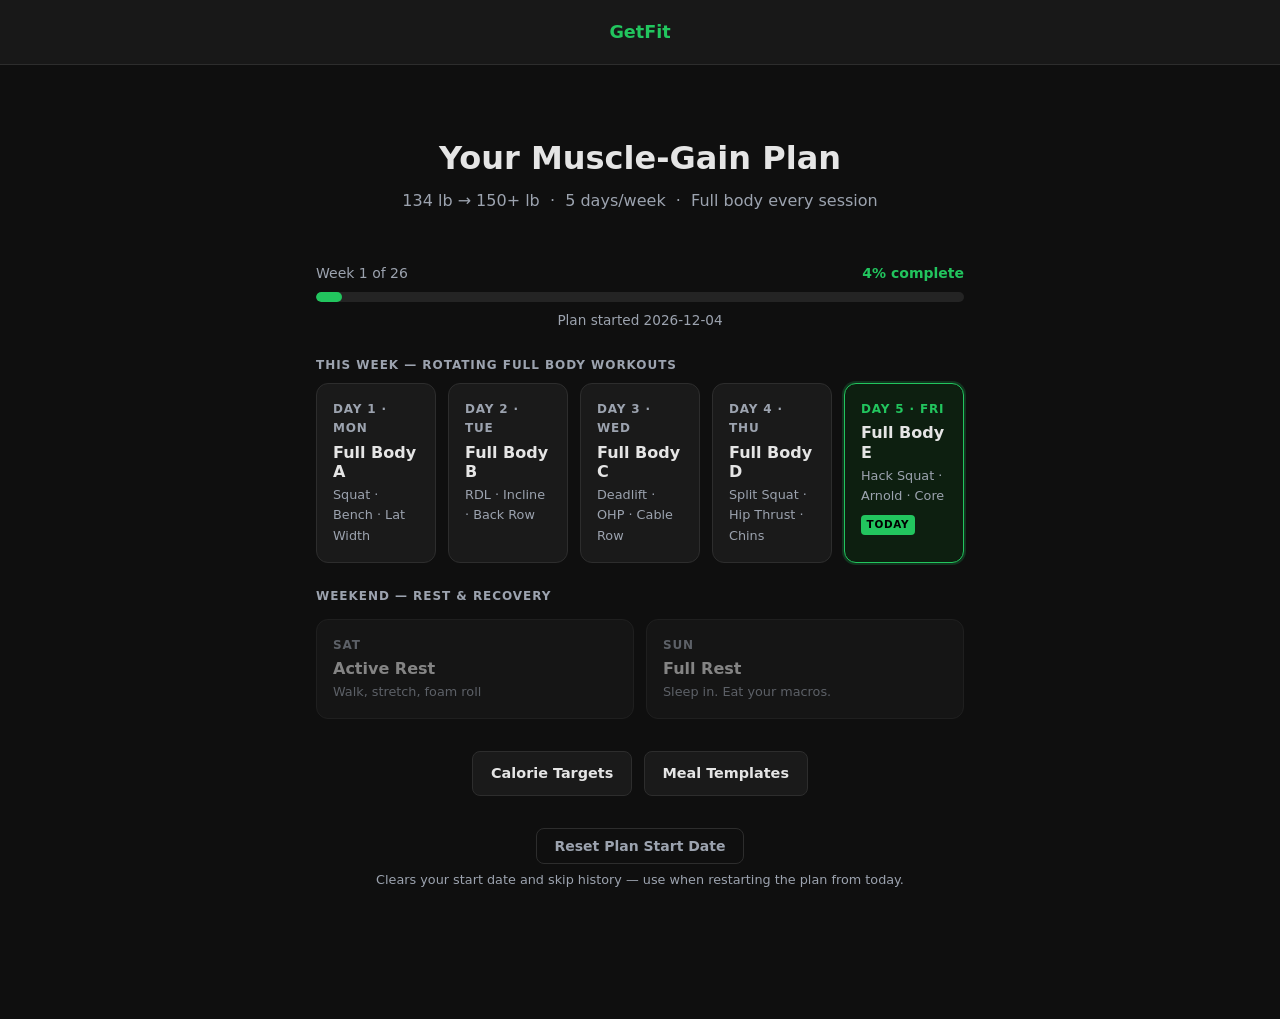
<file: workouts/index.html>
<!DOCTYPE html>
<html lang="en">
<head>
  <meta charset="UTF-8">
  <meta name="viewport" content="width=device-width, initial-scale=1.0">
  <title>GetFit — Weekly Schedule</title>
  <link rel="stylesheet" href="../assets/style.css">
  <style>
    .hero{text-align:center;padding:2.5rem 1rem 1.5rem}
    .hero h1{font-size:2rem;font-weight:800;margin:0 0 .25rem}
    .hero p{color:var(--muted);margin:0}
    .progress-section{max-width:680px;margin:1.5rem auto;padding:0 1rem}
    .progress-header{display:flex;justify-content:space-between;align-items:baseline;margin-bottom:.5rem;font-size:.875rem;color:var(--muted)}
    .progress-bar{background:var(--surface2);border-radius:999px;height:10px;overflow:hidden}
    .progress-fill{background:var(--accent);height:100%;border-radius:999px;transition:width .4s ease}
    .week-label{font-size:.75rem;text-transform:uppercase;letter-spacing:.08em;color:var(--muted);font-weight:600;max-width:680px;margin:1.5rem auto .5rem;padding:0 1rem}
    .week-grid{display:grid;grid-template-columns:repeat(5,1fr);gap:.75rem;max-width:680px;margin:0 auto;padding:0 1rem}
    @media(max-width:520px){.week-grid{grid-template-columns:1fr 1fr}}
    .day-card{background:var(--surface);border:1px solid var(--border);border-radius:12px;padding:1rem;text-decoration:none;color:var(--text);display:flex;flex-direction:column;gap:.25rem;transition:border-color .2s,transform .15s}
    .day-card:hover{border-color:var(--accent);transform:translateY(-2px)}
    .day-card.today{border-color:var(--accent);box-shadow:0 0 0 2px rgba(34,197,94,.2)}
    .day-card.today .card-day-num{color:var(--accent)}
    .day-card.rest-card{opacity:.55;cursor:default;pointer-events:none}
    .card-day-num{font-size:.75rem;font-weight:700;text-transform:uppercase;letter-spacing:.07em;color:var(--muted)}
    .card-day-name{font-size:1rem;font-weight:700;line-height:1.2}
    .card-split{font-size:.8rem;color:var(--muted)}
    .today-badge{display:inline-block;font-size:.65rem;font-weight:700;text-transform:uppercase;letter-spacing:.07em;background:var(--accent);color:#000;border-radius:4px;padding:.1rem .35rem;margin-top:.25rem;align-self:flex-start}
    .next-badge{display:inline-block;font-size:.65rem;font-weight:700;text-transform:uppercase;letter-spacing:.07em;background:#1d4ed8;color:#fff;border-radius:4px;padding:.1rem .35rem;margin-top:.25rem;align-self:flex-start}
    .weekend-grid{display:grid;grid-template-columns:1fr 1fr;gap:.75rem;max-width:680px;margin:.75rem auto 0;padding:0 1rem}
    .links-row{display:flex;gap:.75rem;flex-wrap:wrap;justify-content:center;max-width:680px;margin:2rem auto 0;padding:0 1rem}
    .links-row a{background:var(--surface);border:1px solid var(--border);border-radius:8px;padding:.6rem 1.1rem;color:var(--text);text-decoration:none;font-size:.9rem;font-weight:600;transition:border-color .2s}
    .links-row a:hover{border-color:var(--accent)}
    .reset-row{text-align:center;max-width:680px;margin:2rem auto 3rem;padding:0 1rem}
    .reset-row p{font-size:.8rem;color:var(--muted);margin:.4rem 0 0}
    #plan-start-info{font-size:.85rem;color:var(--muted);text-align:center;margin:.5rem 0 0}
    .skip-banner{display:none;max-width:680px;margin:.75rem auto 0;padding:.7rem 1rem;background:#1c1c1c;border:1px solid #f59e0b;border-radius:10px;color:#f59e0b;font-size:.875rem;font-weight:500}
    .skip-banner.show{display:block}
    .rest-banner{display:none;max-width:680px;margin:.75rem auto 0;padding:.7rem 1rem;background:#1c1c1c;border:1px solid var(--border);border-radius:10px;color:var(--muted);font-size:.875rem}
    .rest-banner.show{display:block}
  </style>
</head>
<body>
<nav class="site-nav" style="justify-content:center">
  <a class="nav-home" href="index.html" style="font-weight:800;font-size:1.1rem">GetFit</a>
</nav>
<div class="page">
  <div class="hero">
    <h1>Your Muscle-Gain Plan</h1>
    <p>134 lb → 150+ lb &nbsp;·&nbsp; 5 days/week &nbsp;·&nbsp; Full body every session</p>
  </div>

  <div class="progress-section">
    <div class="progress-header">
      <span id="progress-lbl">Week 1 of 26</span>
      <span id="progress-pct" style="color:var(--accent);font-weight:700">0% complete</span>
    </div>
    <div class="progress-bar"><div class="progress-fill" id="progress-fill" style="width:0%"></div></div>
    <p id="plan-start-info"></p>
  </div>

  <div class="skip-banner" id="skip-banner"></div>
  <div class="rest-banner" id="rest-banner">🏝️ Weekend — rest up. Next workout Monday (Full Body A).</div>

  <p class="week-label">This Week — Rotating Full Body Workouts</p>

  <div class="week-grid">
    <a class="day-card" data-day="1" href="day1-push.html">
      <span class="card-day-num">Day 1 · Mon</span>
      <span class="card-day-name">Full Body A</span>
      <span class="card-split">Squat · Bench · Lat Width</span>
    </a>
    <a class="day-card" data-day="2" href="day2-pull.html">
      <span class="card-day-num">Day 2 · Tue</span>
      <span class="card-day-name">Full Body B</span>
      <span class="card-split">RDL · Incline · Back Row</span>
    </a>
    <a class="day-card" data-day="3" href="day3-legs.html">
      <span class="card-day-num">Day 3 · Wed</span>
      <span class="card-day-name">Full Body C</span>
      <span class="card-split">Deadlift · OHP · Cable Row</span>
    </a>
    <a class="day-card" data-day="4" href="day4-upper.html">
      <span class="card-day-num">Day 4 · Thu</span>
      <span class="card-day-name">Full Body D</span>
      <span class="card-split">Split Squat · Hip Thrust · Chins</span>
    </a>
    <a class="day-card" data-day="5" href="day5-lower.html">
      <span class="card-day-num">Day 5 · Fri</span>
      <span class="card-day-name">Full Body E</span>
      <span class="card-split">Hack Squat · Arnold · Core</span>
    </a>
  </div>

  <p class="week-label">Weekend — Rest &amp; Recovery</p>
  <div class="weekend-grid">
    <div class="day-card rest-card">
      <span class="card-day-num">Sat</span>
      <span class="card-day-name">Active Rest</span>
      <span class="card-split">Walk, stretch, foam roll</span>
    </div>
    <div class="day-card rest-card">
      <span class="card-day-num">Sun</span>
      <span class="card-day-name">Full Rest</span>
      <span class="card-split">Sleep in. Eat your macros.</span>
    </div>
  </div>

  <div class="links-row">
    <a href="../nutrition/calorie-targets.html">Calorie Targets</a>
    <a href="../nutrition/meal-templates.html">Meal Templates</a>
  </div>

  <div class="reset-row">
    <button class="btn btn-ghost" id="btn-reset">Reset Plan Start Date</button>
    <p>Clears your start date and skip history — use when restarting the plan from today.</p>
  </div>
</div>

<script src="../assets/tracker.js"></script>
<script>
(function () {
  var DAY_NAMES    = ['','Full Body A','Full Body B','Full Body C','Full Body D','Full Body E'];
  var WEEKDAY_NAMES= ['','Monday','Tuesday','Wednesday','Thursday','Friday'];
  var KEY_START    = 'getfit_start_date';
  var KEY_SKIPS    = 'getfit_skips';

  function todayISO() { return new Date().toISOString().slice(0,10); }
  function getStart() { var s=localStorage.getItem(KEY_START); if(!s){s=todayISO();localStorage.setItem(KEY_START,s);} return s; }
  function getSkips() { try{return JSON.parse(localStorage.getItem(KEY_SKIPS)||'[]');}catch(e){return[];} }

  function weeksElapsed() {
    var start=new Date(getStart()+'T00:00:00'), now=new Date(todayISO()+'T00:00:00');
    return Math.floor((now-start)/(7*86400000))+1;
  }

  function initIndex() {
    var dow          = new Date().getDay();
    var today        = todayISO();
    var skips        = getSkips();
    var skippedToday = skips.indexOf(today) !== -1;
    var isWeekend    = (dow === 0 || dow === 6);

    var week=Math.min(weeksElapsed(),26), pct=Math.round((week/26)*100);
    var fill=document.getElementById('progress-fill');
    var lbl=document.getElementById('progress-lbl');
    var pctEl=document.getElementById('progress-pct');
    if(fill)  fill.style.width=pct+'%';
    if(lbl)   lbl.textContent='Week '+week+' of 26';
    if(pctEl) pctEl.textContent=pct+'% complete';

    var info=document.getElementById('plan-start-info');
    if(info){
      var parts=['Plan started '+getStart()];
      if(skips.length) parts.push(skips.length+' day(s) skipped');
      info.textContent=parts.join(' · ');
    }

    if(isWeekend){ document.getElementById('rest-banner').classList.add('show'); return; }

    var todayDay = skippedToday ? (dow>=5?1:dow+1) : dow;

    var cards=document.querySelectorAll('.day-card[data-day]');
    for(var i=0;i<cards.length;i++){
      var card=cards[i];
      var cd=parseInt(card.getAttribute('data-day'),10);
      if(cd===dow && !skippedToday){
        card.classList.add('today');
        var b=document.createElement('span'); b.className='today-badge'; b.textContent='Today';
        card.appendChild(b);
      } else if(cd===todayDay && skippedToday){
        card.classList.add('today');
        var n=document.createElement('span'); n.className='next-badge'; n.textContent='Next Up';
        card.appendChild(n);
      }
    }

    if(skippedToday){
      var nd=dow>=5?1:dow+1;
      var banner=document.getElementById('skip-banner');
      banner.textContent='⏭️ '+WEEKDAY_NAMES[dow]+"'s "+DAY_NAMES[dow]+' skipped — next up: '+DAY_NAMES[nd]+' ('+WEEKDAY_NAMES[nd]+')';
      banner.classList.add('show');
    }
  }

  if(document.readyState==='loading'){
    document.addEventListener('DOMContentLoaded',initIndex);
  } else { initIndex(); }
}());
</script>
</body>
</html>
</file>
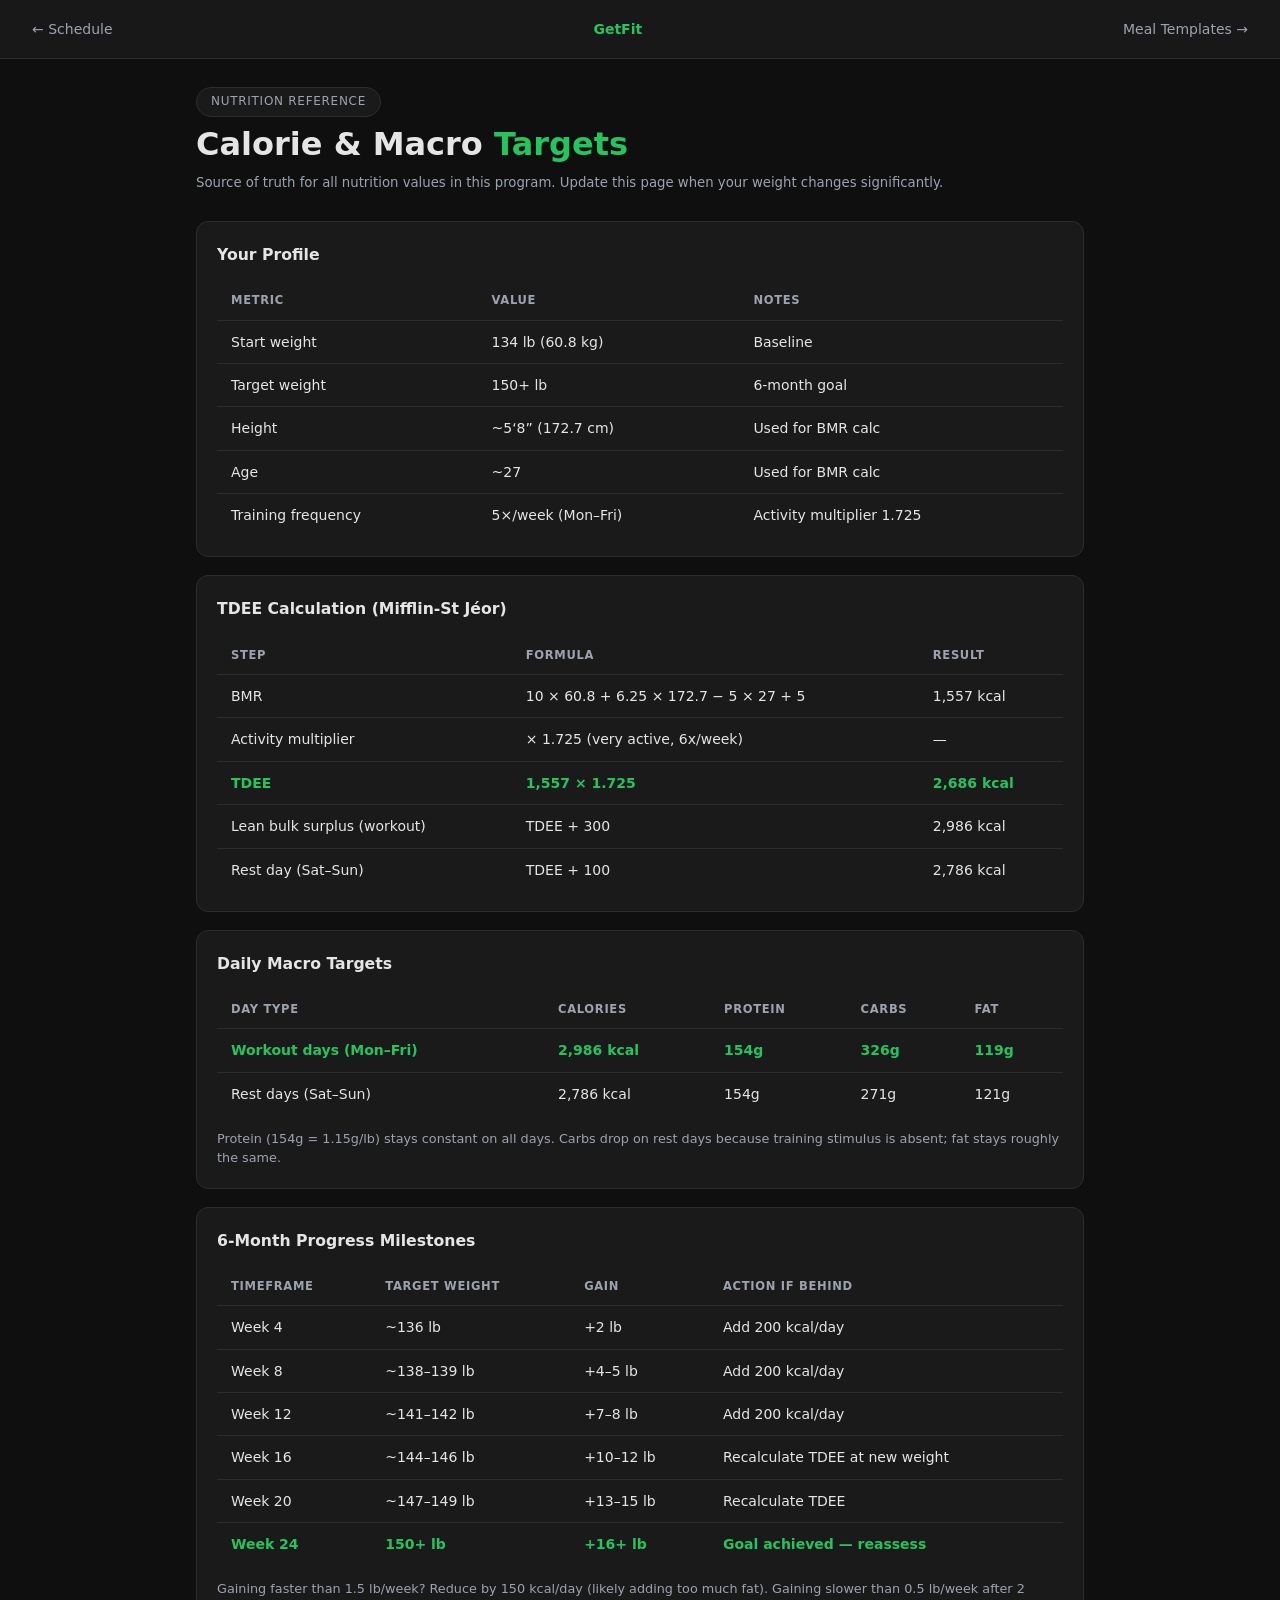
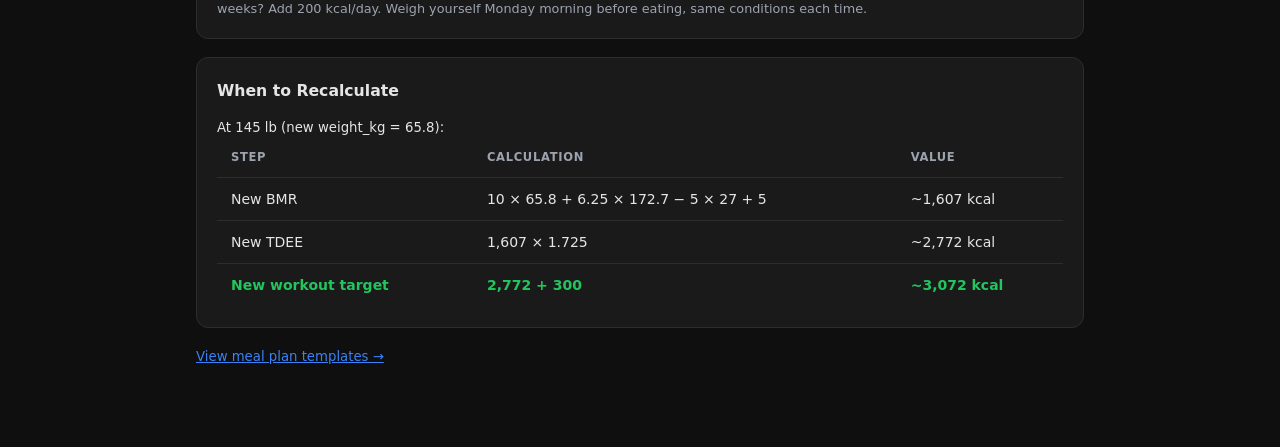
<file: nutrition/calorie-targets.html>
<!DOCTYPE html>
<html lang="en">
<head>
  <meta charset="UTF-8">
  <meta name="viewport" content="width=device-width, initial-scale=1.0">
  <title>Calorie Targets | GetFit</title>
  <link rel="stylesheet" href="../assets/style.css">
</head>
<body>

<nav class="site-nav">
  <a class="nav-prev" href="../workouts/index.html">← Schedule</a>
  <a class="nav-home" href="../workouts/index.html">GetFit</a>
  <a class="nav-next" href="meal-templates.html">Meal Templates →</a>
</nav>

<div class="page">

  <header class="day-header">
    <div class="day-badge">Nutrition Reference</div>
    <h1>Calorie &amp; Macro <em>Targets</em></h1>
    <p class="text-muted text-sm" style="margin-top:10px">Source of truth for all nutrition values in this program. Update this page when your weight changes significantly.</p>
  </header>

  <div class="card-block">
    <h2>Your Profile</h2>
    <table class="info-table">
      <tr><th>Metric</th><th>Value</th><th>Notes</th></tr>
      <tr><td>Start weight</td><td>134 lb (60.8 kg)</td><td>Baseline</td></tr>
      <tr><td>Target weight</td><td>150+ lb</td><td>6-month goal</td></tr>
      <tr><td>Height</td><td>~5‘8” (172.7 cm)</td><td>Used for BMR calc</td></tr>
      <tr><td>Age</td><td>~27</td><td>Used for BMR calc</td></tr>
      <tr><td>Training frequency</td><td>5×/week (Mon–Fri)</td><td>Activity multiplier 1.725</td></tr>
    </table>
  </div>

  <div class="card-block">
    <h2>TDEE Calculation (Mifflin-St Jéor)</h2>
    <table class="info-table">
      <tr><th>Step</th><th>Formula</th><th>Result</th></tr>
      <tr><td>BMR</td><td>10 × 60.8 + 6.25 × 172.7 − 5 × 27 + 5</td><td>1,557 kcal</td></tr>
      <tr><td>Activity multiplier</td><td>× 1.725 (very active, 6x/week)</td><td>—</td></tr>
      <tr class="hl"><td>TDEE</td><td>1,557 × 1.725</td><td>2,686 kcal</td></tr>
      <tr><td>Lean bulk surplus (workout)</td><td>TDEE + 300</td><td>2,986 kcal</td></tr>
      <tr><td>Rest day (Sat–Sun)</td><td>TDEE + 100</td><td>2,786 kcal</td></tr>
    </table>
  </div>

  <div class="card-block">
    <h2>Daily Macro Targets</h2>
    <table class="info-table">
      <tr><th>Day Type</th><th>Calories</th><th>Protein</th><th>Carbs</th><th>Fat</th></tr>
      <tr class="hl"><td>Workout days (Mon–Fri)</td><td>2,986 kcal</td><td>154g</td><td>326g</td><td>119g</td></tr>
      <tr><td>Rest days (Sat–Sun)</td><td>2,786 kcal</td><td>154g</td><td>271g</td><td>121g</td></tr>
    </table>
    <p class="nutrition-note">Protein (154g = 1.15g/lb) stays constant on all days. Carbs drop on rest days because training stimulus is absent; fat stays roughly the same.</p>
  </div>

  <div class="card-block">
    <h2>6-Month Progress Milestones</h2>
    <table class="info-table">
      <tr><th>Timeframe</th><th>Target Weight</th><th>Gain</th><th>Action if Behind</th></tr>
      <tr><td>Week 4</td><td>~136 lb</td><td>+2 lb</td><td>Add 200 kcal/day</td></tr>
      <tr><td>Week 8</td><td>~138–139 lb</td><td>+4–5 lb</td><td>Add 200 kcal/day</td></tr>
      <tr><td>Week 12</td><td>~141–142 lb</td><td>+7–8 lb</td><td>Add 200 kcal/day</td></tr>
      <tr><td>Week 16</td><td>~144–146 lb</td><td>+10–12 lb</td><td>Recalculate TDEE at new weight</td></tr>
      <tr><td>Week 20</td><td>~147–149 lb</td><td>+13–15 lb</td><td>Recalculate TDEE</td></tr>
      <tr class="hl"><td>Week 24</td><td>150+ lb</td><td>+16+ lb</td><td>Goal achieved — reassess</td></tr>
    </table>
    <p class="nutrition-note">Gaining faster than 1.5 lb/week? Reduce by 150 kcal/day (likely adding too much fat). Gaining slower than 0.5 lb/week after 2 weeks? Add 200 kcal/day. Weigh yourself Monday morning before eating, same conditions each time.</p>
  </div>

  <div class="card-block">
    <h2>When to Recalculate</h2>
    <p class="text-sm">At 145 lb (new weight_kg = 65.8):</p>
    <table class="info-table">
      <tr><th>Step</th><th>Calculation</th><th>Value</th></tr>
      <tr><td>New BMR</td><td>10 × 65.8 + 6.25 × 172.7 − 5 × 27 + 5</td><td>~1,607 kcal</td></tr>
      <tr><td>New TDEE</td><td>1,607 × 1.725</td><td>~2,772 kcal</td></tr>
      <tr class="hl"><td>New workout target</td><td>2,772 + 300</td><td>~3,072 kcal</td></tr>
    </table>
  </div>

  <p class="text-sm text-muted mt-4"><a href="meal-templates.html">View meal plan templates →</a></p>

</div>

<script src="../assets/tracker.js"></script>
</body>
</html>
</file>
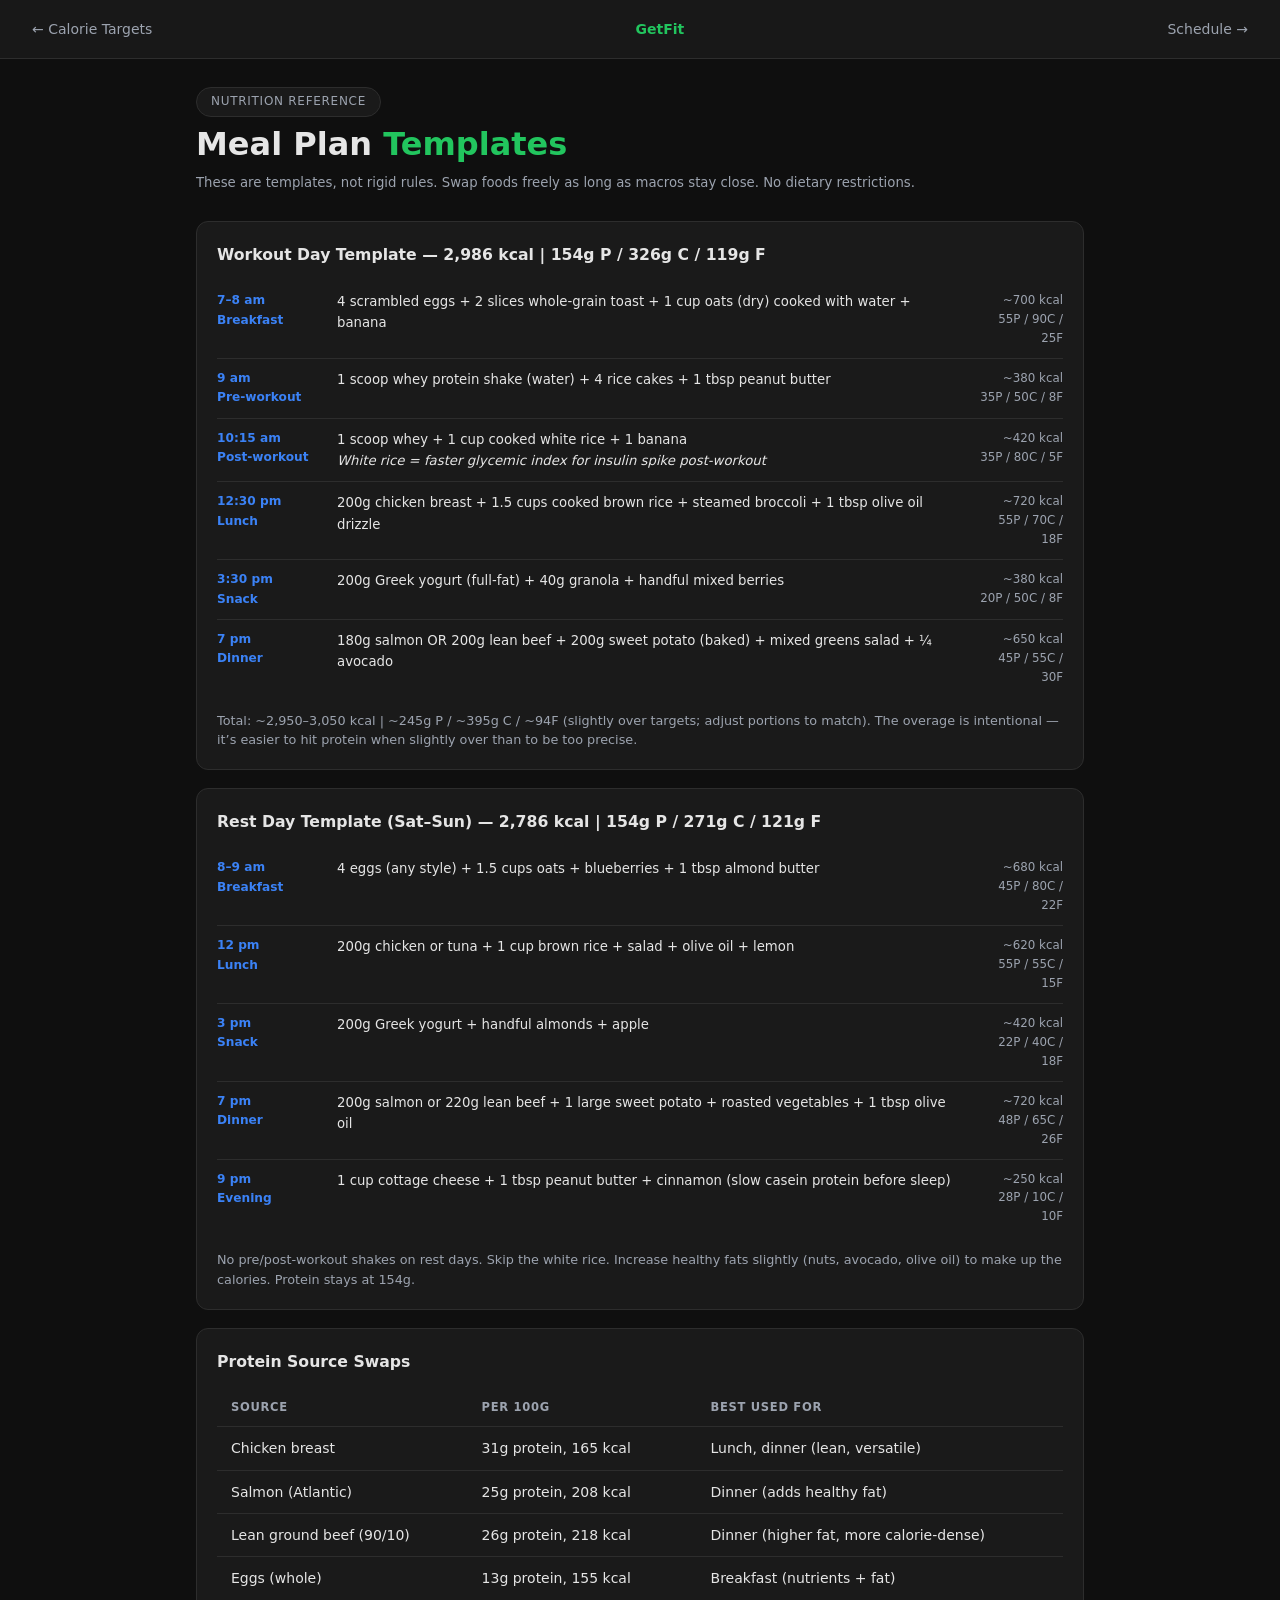
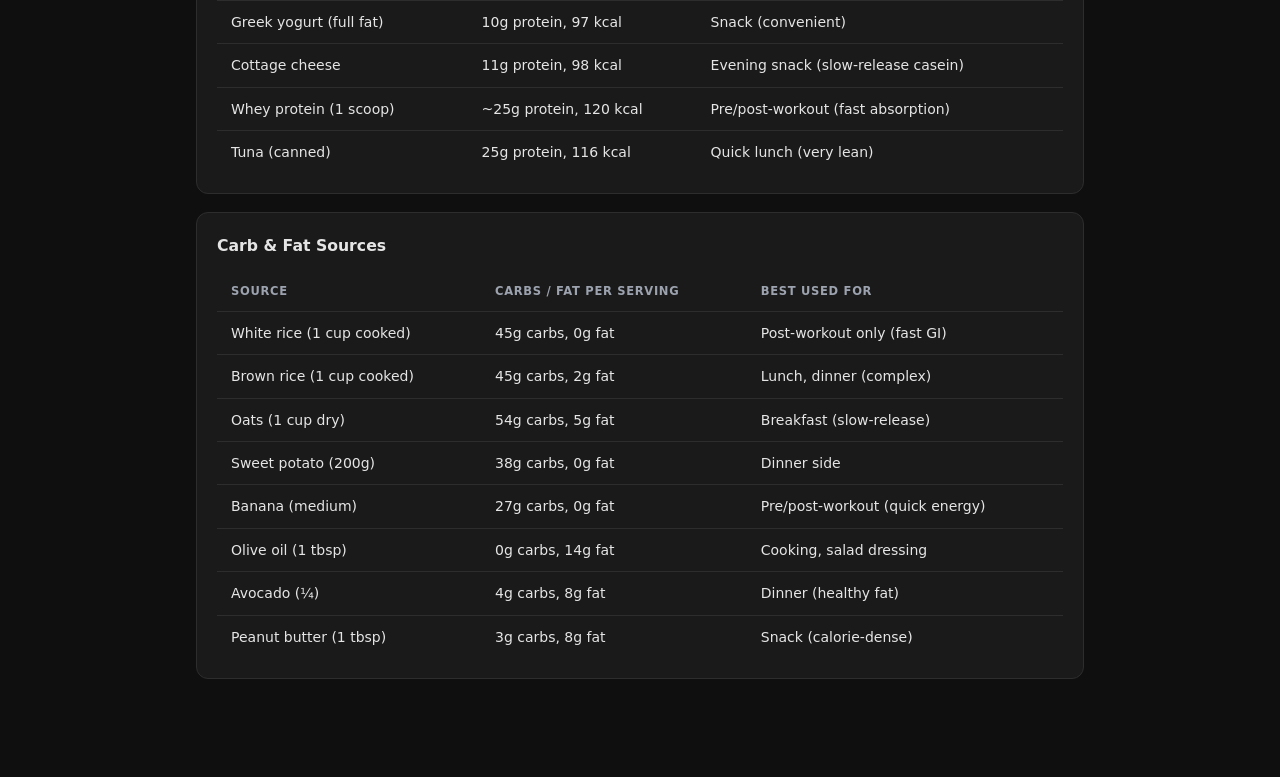
<file: nutrition/meal-templates.html>
<!DOCTYPE html>
<html lang="en">
<head>
  <meta charset="UTF-8">
  <meta name="viewport" content="width=device-width, initial-scale=1.0">
  <title>Meal Templates | GetFit</title>
  <link rel="stylesheet" href="../assets/style.css">
</head>
<body>

<nav class="site-nav">
  <a class="nav-prev" href="calorie-targets.html">← Calorie Targets</a>
  <a class="nav-home" href="../workouts/index.html">GetFit</a>
  <a class="nav-next" href="../workouts/index.html">Schedule →</a>
</nav>

<div class="page">

  <header class="day-header">
    <div class="day-badge">Nutrition Reference</div>
    <h1>Meal Plan <em>Templates</em></h1>
    <p class="text-muted text-sm" style="margin-top:10px">These are templates, not rigid rules. Swap foods freely as long as macros stay close. No dietary restrictions.</p>
  </header>

  <div class="card-block">
    <h2>Workout Day Template — 2,986 kcal | 154g P / 326g C / 119g F</h2>
    <div class="meal-table">
      <div class="meal-row">
        <span class="meal-time">7–8 am<br>Breakfast</span>
        <span>4 scrambled eggs + 2 slices whole-grain toast + 1 cup oats (dry) cooked with water + banana</span>
        <span class="meal-kcal">~700 kcal<br>55P / 90C / 25F</span>
      </div>
      <div class="meal-row">
        <span class="meal-time">9 am<br>Pre-workout</span>
        <span>1 scoop whey protein shake (water) + 4 rice cakes + 1 tbsp peanut butter</span>
        <span class="meal-kcal">~380 kcal<br>35P / 50C / 8F</span>
      </div>
      <div class="meal-row">
        <span class="meal-time">10:15 am<br>Post-workout</span>
        <span>1 scoop whey + 1 cup cooked white rice + 1 banana<br><em>White rice = faster glycemic index for insulin spike post-workout</em></span>
        <span class="meal-kcal">~420 kcal<br>35P / 80C / 5F</span>
      </div>
      <div class="meal-row">
        <span class="meal-time">12:30 pm<br>Lunch</span>
        <span>200g chicken breast + 1.5 cups cooked brown rice + steamed broccoli + 1 tbsp olive oil drizzle</span>
        <span class="meal-kcal">~720 kcal<br>55P / 70C / 18F</span>
      </div>
      <div class="meal-row">
        <span class="meal-time">3:30 pm<br>Snack</span>
        <span>200g Greek yogurt (full-fat) + 40g granola + handful mixed berries</span>
        <span class="meal-kcal">~380 kcal<br>20P / 50C / 8F</span>
      </div>
      <div class="meal-row">
        <span class="meal-time">7 pm<br>Dinner</span>
        <span>180g salmon OR 200g lean beef + 200g sweet potato (baked) + mixed greens salad + ¼ avocado</span>
        <span class="meal-kcal">~650 kcal<br>45P / 55C / 30F</span>
      </div>
    </div>
    <p class="nutrition-note">Total: ~2,950–3,050 kcal | ~245g P / ~395g C / ~94F (slightly over targets; adjust portions to match). The overage is intentional — it’s easier to hit protein when slightly over than to be too precise.</p>
  </div>

  <div class="card-block">
    <h2>Rest Day Template (Sat–Sun) — 2,786 kcal | 154g P / 271g C / 121g F</h2>
    <div class="meal-table">
      <div class="meal-row">
        <span class="meal-time">8–9 am<br>Breakfast</span>
        <span>4 eggs (any style) + 1.5 cups oats + blueberries + 1 tbsp almond butter</span>
        <span class="meal-kcal">~680 kcal<br>45P / 80C / 22F</span>
      </div>
      <div class="meal-row">
        <span class="meal-time">12 pm<br>Lunch</span>
        <span>200g chicken or tuna + 1 cup brown rice + salad + olive oil + lemon</span>
        <span class="meal-kcal">~620 kcal<br>55P / 55C / 15F</span>
      </div>
      <div class="meal-row">
        <span class="meal-time">3 pm<br>Snack</span>
        <span>200g Greek yogurt + handful almonds + apple</span>
        <span class="meal-kcal">~420 kcal<br>22P / 40C / 18F</span>
      </div>
      <div class="meal-row">
        <span class="meal-time">7 pm<br>Dinner</span>
        <span>200g salmon or 220g lean beef + 1 large sweet potato + roasted vegetables + 1 tbsp olive oil</span>
        <span class="meal-kcal">~720 kcal<br>48P / 65C / 26F</span>
      </div>
      <div class="meal-row">
        <span class="meal-time">9 pm<br>Evening</span>
        <span>1 cup cottage cheese + 1 tbsp peanut butter + cinnamon (slow casein protein before sleep)</span>
        <span class="meal-kcal">~250 kcal<br>28P / 10C / 10F</span>
      </div>
    </div>
    <p class="nutrition-note">No pre/post-workout shakes on rest days. Skip the white rice. Increase healthy fats slightly (nuts, avocado, olive oil) to make up the calories. Protein stays at 154g.</p>
  </div>

  <div class="card-block">
    <h2>Protein Source Swaps</h2>
    <table class="info-table">
      <tr><th>Source</th><th>Per 100g</th><th>Best Used For</th></tr>
      <tr><td>Chicken breast</td><td>31g protein, 165 kcal</td><td>Lunch, dinner (lean, versatile)</td></tr>
      <tr><td>Salmon (Atlantic)</td><td>25g protein, 208 kcal</td><td>Dinner (adds healthy fat)</td></tr>
      <tr><td>Lean ground beef (90/10)</td><td>26g protein, 218 kcal</td><td>Dinner (higher fat, more calorie-dense)</td></tr>
      <tr><td>Eggs (whole)</td><td>13g protein, 155 kcal</td><td>Breakfast (nutrients + fat)</td></tr>
      <tr><td>Greek yogurt (full fat)</td><td>10g protein, 97 kcal</td><td>Snack (convenient)</td></tr>
      <tr><td>Cottage cheese</td><td>11g protein, 98 kcal</td><td>Evening snack (slow-release casein)</td></tr>
      <tr><td>Whey protein (1 scoop)</td><td>~25g protein, 120 kcal</td><td>Pre/post-workout (fast absorption)</td></tr>
      <tr><td>Tuna (canned)</td><td>25g protein, 116 kcal</td><td>Quick lunch (very lean)</td></tr>
    </table>
  </div>

  <div class="card-block">
    <h2>Carb &amp; Fat Sources</h2>
    <table class="info-table">
      <tr><th>Source</th><th>Carbs / Fat per serving</th><th>Best Used For</th></tr>
      <tr><td>White rice (1 cup cooked)</td><td>45g carbs, 0g fat</td><td>Post-workout only (fast GI)</td></tr>
      <tr><td>Brown rice (1 cup cooked)</td><td>45g carbs, 2g fat</td><td>Lunch, dinner (complex)</td></tr>
      <tr><td>Oats (1 cup dry)</td><td>54g carbs, 5g fat</td><td>Breakfast (slow-release)</td></tr>
      <tr><td>Sweet potato (200g)</td><td>38g carbs, 0g fat</td><td>Dinner side</td></tr>
      <tr><td>Banana (medium)</td><td>27g carbs, 0g fat</td><td>Pre/post-workout (quick energy)</td></tr>
      <tr><td>Olive oil (1 tbsp)</td><td>0g carbs, 14g fat</td><td>Cooking, salad dressing</td></tr>
      <tr><td>Avocado (¼)</td><td>4g carbs, 8g fat</td><td>Dinner (healthy fat)</td></tr>
      <tr><td>Peanut butter (1 tbsp)</td><td>3g carbs, 8g fat</td><td>Snack (calorie-dense)</td></tr>
    </table>
  </div>

</div>

<script src="../assets/tracker.js"></script>
</body>
</html>
</file>
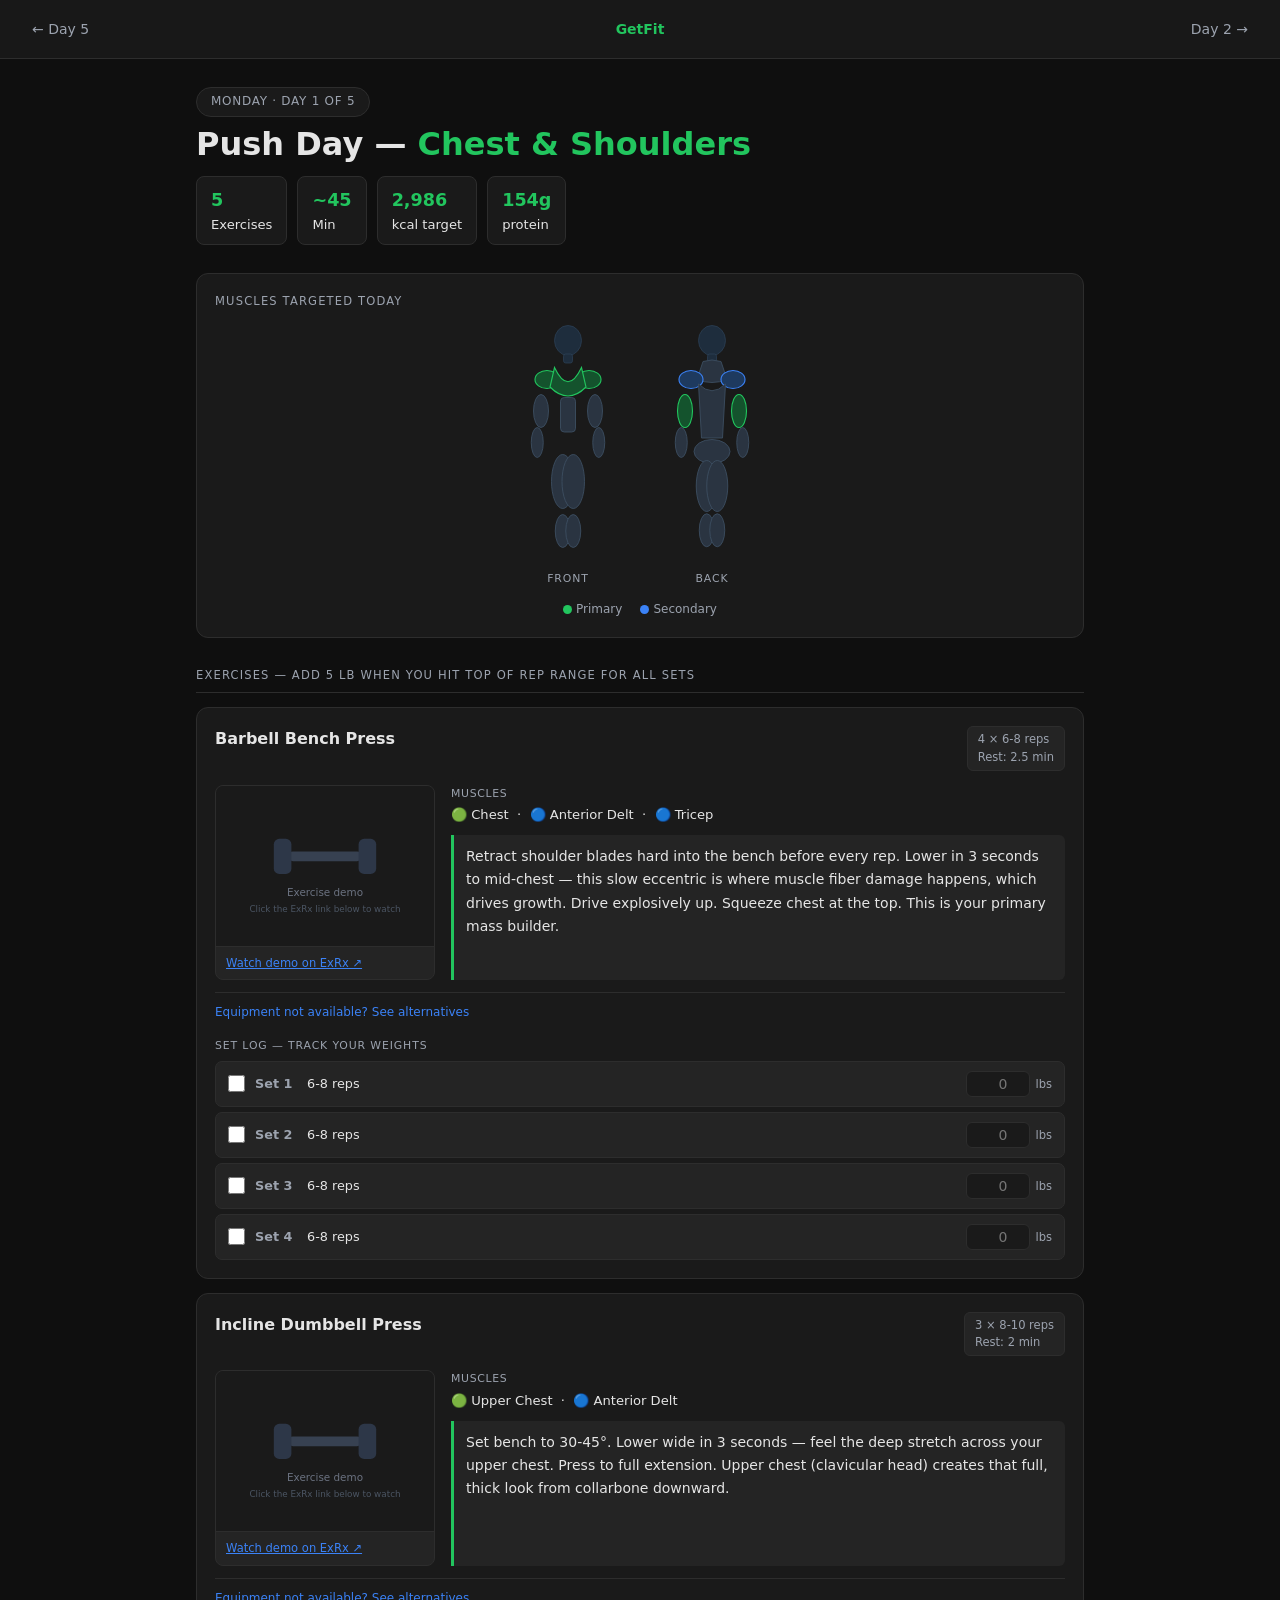
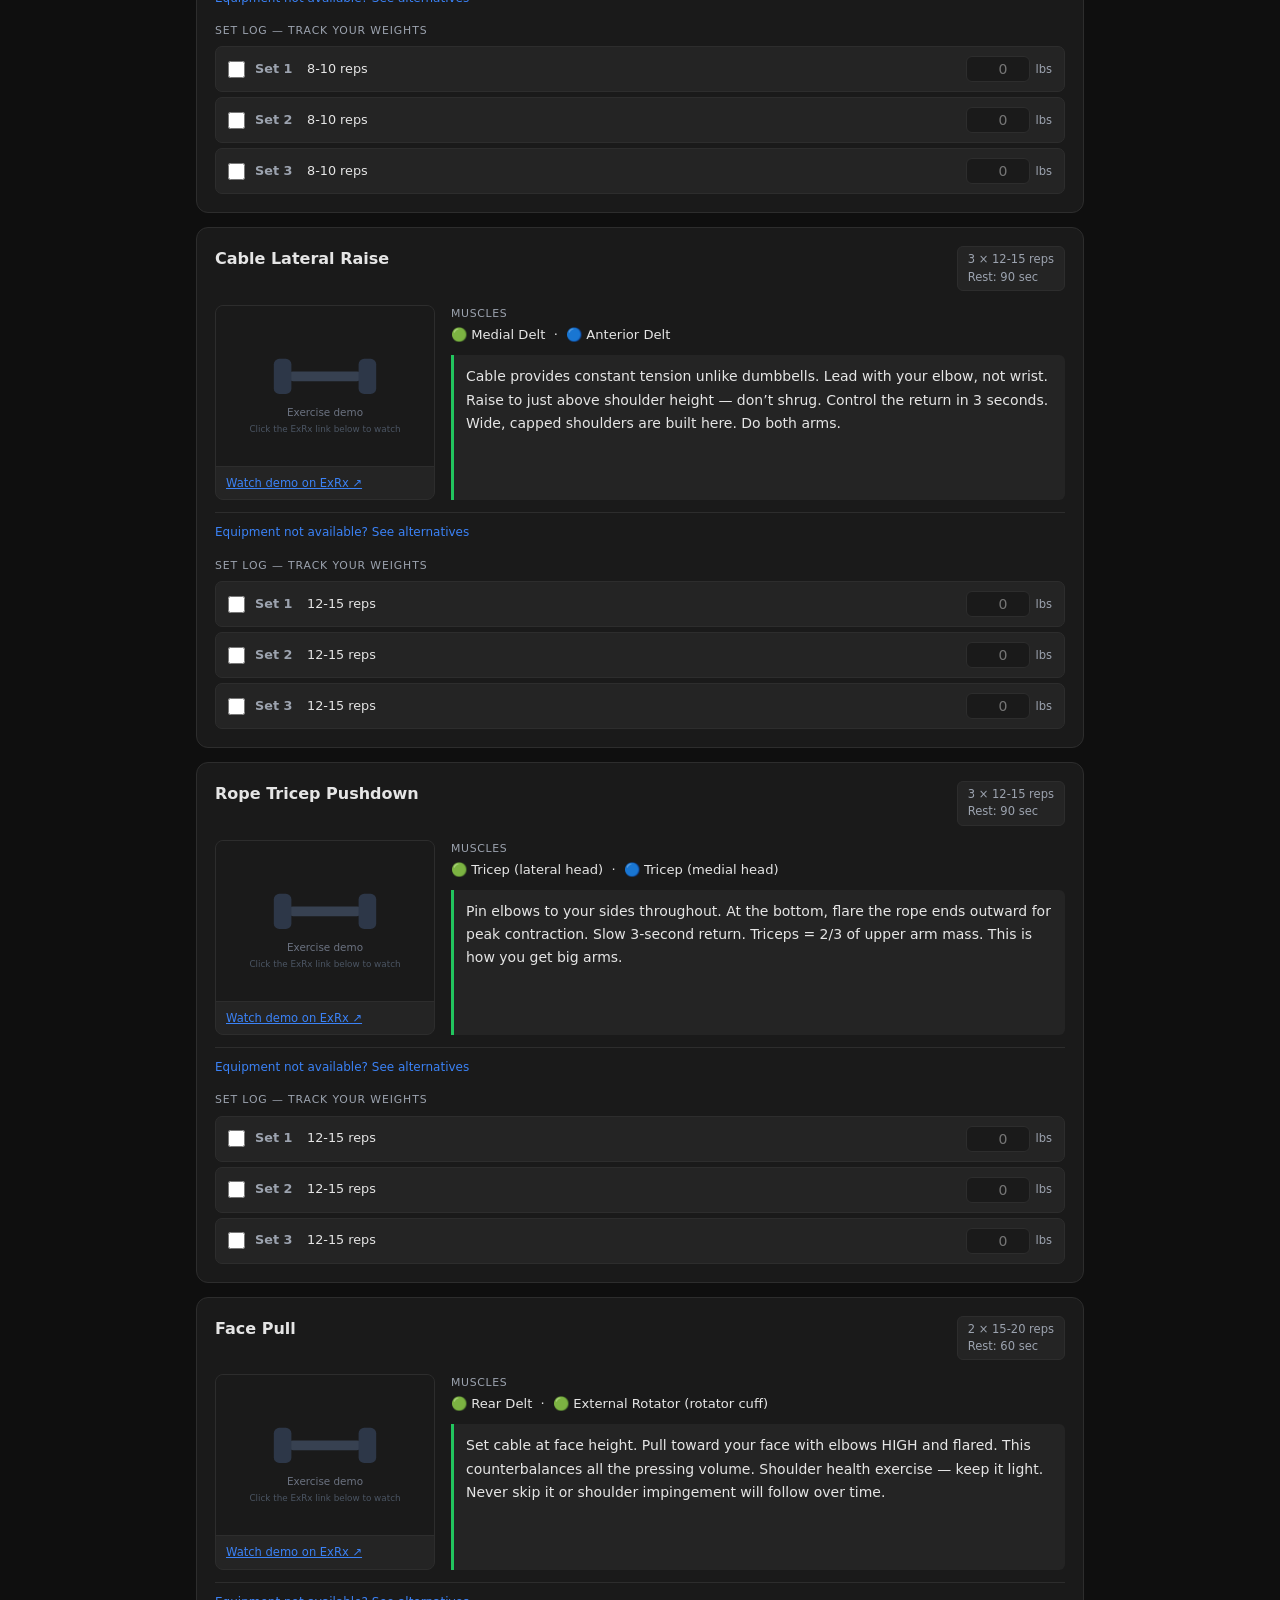
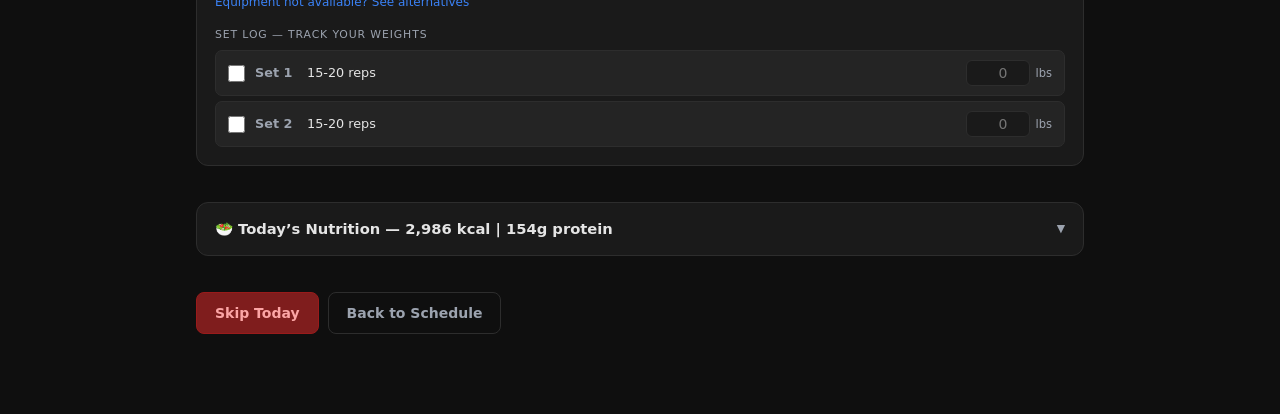
<file: workouts/day1-push.html>
<!DOCTYPE html>
<html lang="en">
<head>
  <meta charset="UTF-8">
  <meta name="viewport" content="width=device-width, initial-scale=1.0">
  <title>Day 1 — Push | GetFit</title>
  <link rel="stylesheet" href="../assets/style.css">
</head>
<body>

<nav class="site-nav">
  <a class="nav-prev" href="day5-lower.html">← Day 5</a>
  <a class="nav-home" href="index.html">GetFit</a>
  <a class="nav-next" href="day2-pull.html">Day 2 →</a>
</nav>

<div class="page">
  <header class="day-header">
    <div class="day-badge">Monday · Day 1 of 5</div>
    <h1>Push Day — <em>Chest &amp; Shoulders</em></h1>
    <div class="day-stats">
      <div class="stat-chip"><strong>5</strong> Exercises</div>
      <div class="stat-chip"><strong>~45</strong> Min</div>
      <div class="stat-chip"><strong>2,986</strong> kcal target</div>
      <div class="stat-chip"><strong>154g</strong> protein</div>
    </div>
  </header>

  <section class="muscle-map">
    <p class="muscle-map-title">Muscles Targeted Today</p>
    <div class="muscle-figures">
      <figure class="muscle-figure">
        <svg viewBox="0 0 160 310" xmlns="http://www.w3.org/2000/svg" aria-label="Front — chest and shoulders highlighted">
          <ellipse cx="80" cy="22" rx="18" ry="20" fill="#1e2d3d" stroke="#2d4056" stroke-width="1"/>
          <rect x="74" y="40" width="12" height="12" rx="3" fill="#1e2d3d" stroke="#2d4056" stroke-width="1"/>
          <ellipse cx="52" cy="74" rx="16" ry="12" fill="#14532d" stroke="#22c55e" stroke-width="1.5"/>
          <ellipse cx="108" cy="74" rx="16" ry="12" fill="#14532d" stroke="#22c55e" stroke-width="1.5"/>
          <path d="M62,58 Q80,96 98,58 L104,84 Q80,108 56,84 Z" fill="#14532d" stroke="#22c55e" stroke-width="1.5"/>
          <ellipse cx="44" cy="116" rx="10" ry="22" fill="#2a3441" stroke="#3d4f61" stroke-width="1.2"/>
          <ellipse cx="116" cy="116" rx="10" ry="22" fill="#2a3441" stroke="#3d4f61" stroke-width="1.2"/>
          <ellipse cx="39" cy="158" rx="8" ry="20" fill="#2a3441" stroke="#3d4f61" stroke-width="1.2"/>
          <ellipse cx="121" cy="158" rx="8" ry="20" fill="#2a3441" stroke="#3d4f61" stroke-width="1.2"/>
          <rect x="70" y="98" width="20" height="46" rx="5" fill="#2a3441" stroke="#3d4f61" stroke-width="1.2"/>
          <ellipse cx="73" cy="210" rx="15" ry="36" fill="#2a3441" stroke="#3d4f61" stroke-width="1.2"/>
          <ellipse cx="87" cy="210" rx="15" ry="36" fill="#2a3441" stroke="#3d4f61" stroke-width="1.2"/>
          <ellipse cx="73" cy="276" rx="10" ry="22" fill="#2a3441" stroke="#3d4f61" stroke-width="1.2"/>
          <ellipse cx="87" cy="276" rx="10" ry="22" fill="#2a3441" stroke="#3d4f61" stroke-width="1.2"/>
        </svg>
        <figcaption>Front</figcaption>
      </figure>
      <figure class="muscle-figure">
        <svg viewBox="0 0 160 310" xmlns="http://www.w3.org/2000/svg" aria-label="Back — triceps active, rear delt secondary">
          <ellipse cx="80" cy="22" rx="18" ry="20" fill="#1e2d3d" stroke="#2d4056" stroke-width="1"/>
          <rect x="74" y="40" width="12" height="12" rx="3" fill="#1e2d3d" stroke="#2d4056" stroke-width="1"/>
          <path d="M68,50 Q80,46 92,50 L100,74 Q80,82 60,74 Z" fill="#2a3441" stroke="#3d4f61" stroke-width="1.2"/>
          <ellipse cx="52" cy="74" rx="16" ry="12" fill="#1e3a5f" stroke="#3b82f6" stroke-width="1.5"/>
          <ellipse cx="108" cy="74" rx="16" ry="12" fill="#1e3a5f" stroke="#3b82f6" stroke-width="1.5"/>
          <path d="M62,80 L66,152 L94,152 L98,80 Q80,98 62,80 Z" fill="#2a3441" stroke="#3d4f61" stroke-width="1.2"/>
          <ellipse cx="44" cy="116" rx="10" ry="22" fill="#14532d" stroke="#22c55e" stroke-width="1.5"/>
          <ellipse cx="116" cy="116" rx="10" ry="22" fill="#14532d" stroke="#22c55e" stroke-width="1.5"/>
          <ellipse cx="39" cy="158" rx="8" ry="20" fill="#2a3441" stroke="#3d4f61" stroke-width="1.2"/>
          <ellipse cx="121" cy="158" rx="8" ry="20" fill="#2a3441" stroke="#3d4f61" stroke-width="1.2"/>
          <ellipse cx="80" cy="170" rx="24" ry="16" fill="#2a3441" stroke="#3d4f61" stroke-width="1.2"/>
          <ellipse cx="73" cy="216" rx="14" ry="34" fill="#2a3441" stroke="#3d4f61" stroke-width="1.2"/>
          <ellipse cx="87" cy="216" rx="14" ry="34" fill="#2a3441" stroke="#3d4f61" stroke-width="1.2"/>
          <ellipse cx="73" cy="275" rx="10" ry="22" fill="#2a3441" stroke="#3d4f61" stroke-width="1.2"/>
          <ellipse cx="87" cy="275" rx="10" ry="22" fill="#2a3441" stroke="#3d4f61" stroke-width="1.2"/>
        </svg>
        <figcaption>Back</figcaption>
      </figure>
    </div>
    <div class="muscle-legend">
      <span><span class="ldot" style="background:#22c55e"></span>Primary</span>
      <span><span class="ldot" style="background:#3b82f6"></span>Secondary</span>
    </div>
  </section>

  <section>
    <p class="section-hd">Exercises — add 5 lb when you hit top of rep range for all sets</p>

    <article class="exercise-card" data-day="1" data-exercise="bench-press" data-sets="4" data-reps="6-8">
      <div class="exercise-header"><h3>Barbell Bench Press</h3><span class="exercise-meta">4 × 6-8 reps<br>Rest: 2.5 min</span></div>
      <div class="exercise-body">
        <figure class="exercise-demo">
          <img src="../assets/exercise-placeholder.svg" alt="Barbell Bench Press — lower to mid-chest in 3 seconds, drive up through chest" loading="lazy">
          <figcaption><a href="https://exrx.net/WeightExercises/PectoralMajor/BBBenchPress" target="_blank" rel="noopener">Watch demo on ExRx ↗</a></figcaption>
        </figure>
        <div class="exercise-info">
          <div class="muscles-line"><span class="label">Muscles</span>🟢 Chest &nbsp;·&nbsp; 🔵 Anterior Delt &nbsp;·&nbsp; 🔵 Tricep</div>
          <p class="cue">Retract shoulder blades hard into the bench before every rep. Lower in 3 seconds to mid-chest — this slow eccentric is where muscle fiber damage happens, which drives growth. Drive explosively up. Squeeze chest at the top. This is your primary mass builder.</p>
        </div>
      </div>
      <details class="substitutes"><summary>Equipment not available? See alternatives</summary>
        <div class="substitutes-body">
          <div class="sub-item"><strong>Dumbbell Bench Press</strong><span>Same movement, greater ROM. Use ~60-70% of your barbell weight. Same sets/reps.</span></div>
          <div class="sub-item"><strong>Machine Chest Press</strong><span>Great when the rack is occupied. Reduce load ~15%. Same sets/reps.</span></div>
          <div class="sub-item"><strong>Weighted Push-Up</strong><span>Plate on upper back or band across back. 3×12-15 slow reps.</span></div>
        </div>
      </details>
      <div class="set-log" data-day="1" data-exercise="bench-press" data-sets="4" data-reps="6-8"></div>
    </article>

    <article class="exercise-card" data-day="1" data-exercise="incline-db-press" data-sets="3" data-reps="8-10">
      <div class="exercise-header"><h3>Incline Dumbbell Press</h3><span class="exercise-meta">3 × 8-10 reps<br>Rest: 2 min</span></div>
      <div class="exercise-body">
        <figure class="exercise-demo">
          <img src="../assets/exercise-placeholder.svg" alt="Incline Dumbbell Press — 30-45 degree bench, builds upper chest thickness" loading="lazy">
          <figcaption><a href="https://exrx.net/WeightExercises/PectoralMajor/DBInclineBenchPress" target="_blank" rel="noopener">Watch demo on ExRx ↗</a></figcaption>
        </figure>
        <div class="exercise-info">
          <div class="muscles-line"><span class="label">Muscles</span>🟢 Upper Chest &nbsp;·&nbsp; 🔵 Anterior Delt</div>
          <p class="cue">Set bench to 30-45°. Lower wide in 3 seconds — feel the deep stretch across your upper chest. Press to full extension. Upper chest (clavicular head) creates that full, thick look from collarbone downward.</p>
        </div>
      </div>
      <details class="substitutes"><summary>Equipment not available? See alternatives</summary>
        <div class="substitutes-body">
          <div class="sub-item"><strong>Incline Barbell Press</strong><span>Barbell version. Same stimulus. Same sets/reps.</span></div>
          <div class="sub-item"><strong>Low-to-High Cable Fly</strong><span>Anchor at hip height, pull up and together. 3×12-15.</span></div>
          <div class="sub-item"><strong>Smith Machine Incline Press</strong><span>Good when dumbbells are taken. Same sets/reps.</span></div>
        </div>
      </details>
      <div class="set-log" data-day="1" data-exercise="incline-db-press" data-sets="3" data-reps="8-10"></div>
    </article>

    <article class="exercise-card" data-day="1" data-exercise="cable-lateral-raise" data-sets="3" data-reps="12-15">
      <div class="exercise-header"><h3>Cable Lateral Raise</h3><span class="exercise-meta">3 × 12-15 reps<br>Rest: 90 sec</span></div>
      <div class="exercise-body">
        <figure class="exercise-demo">
          <img src="../assets/exercise-placeholder.svg" alt="Cable lateral raise — pull to shoulder height, lead with elbow, medial delt" loading="lazy">
          <figcaption><a href="https://exrx.net/WeightExercises/DeltoidLateral/CBLateralRaise" target="_blank" rel="noopener">Watch demo on ExRx ↗</a></figcaption>
        </figure>
        <div class="exercise-info">
          <div class="muscles-line"><span class="label">Muscles</span>🟢 Medial Delt &nbsp;·&nbsp; 🔵 Anterior Delt</div>
          <p class="cue">Cable provides constant tension unlike dumbbells. Lead with your elbow, not wrist. Raise to just above shoulder height — don’t shrug. Control the return in 3 seconds. Wide, capped shoulders are built here. Do both arms.</p>
        </div>
      </div>
      <details class="substitutes"><summary>Equipment not available? See alternatives</summary>
        <div class="substitutes-body">
          <div class="sub-item"><strong>Dumbbell Lateral Raise</strong><span>Lead with elbow, slight forward lean. Same sets/reps.</span></div>
          <div class="sub-item"><strong>Machine Lateral Raise</strong><span>Eliminates cheat. Focus on squeeze at the top.</span></div>
          <div class="sub-item"><strong>Band Lateral Raise</strong><span>Step on band with opposite foot. 3×20.</span></div>
        </div>
      </details>
      <div class="set-log" data-day="1" data-exercise="cable-lateral-raise" data-sets="3" data-reps="12-15"></div>
    </article>

    <article class="exercise-card" data-day="1" data-exercise="rope-pushdown" data-sets="3" data-reps="12-15">
      <div class="exercise-header"><h3>Rope Tricep Pushdown</h3><span class="exercise-meta">3 × 12-15 reps<br>Rest: 90 sec</span></div>
      <div class="exercise-body">
        <figure class="exercise-demo">
          <img src="../assets/exercise-placeholder.svg" alt="Rope tricep pushdown — elbows pinned, flare rope outward at bottom" loading="lazy">
          <figcaption><a href="https://exrx.net/WeightExercises/Triceps/CBPushdown" target="_blank" rel="noopener">Watch demo on ExRx ↗</a></figcaption>
        </figure>
        <div class="exercise-info">
          <div class="muscles-line"><span class="label">Muscles</span>🟢 Tricep (lateral head) &nbsp;·&nbsp; 🔵 Tricep (medial head)</div>
          <p class="cue">Pin elbows to your sides throughout. At the bottom, flare the rope ends outward for peak contraction. Slow 3-second return. Triceps = 2/3 of upper arm mass. This is how you get big arms.</p>
        </div>
      </div>
      <details class="substitutes"><summary>Equipment not available? See alternatives</summary>
        <div class="substitutes-body">
          <div class="sub-item"><strong>V-Bar or Straight Bar Pushdown</strong><span>Same movement, different attachment. Same sets/reps.</span></div>
          <div class="sub-item"><strong>Overhead DB Tricep Extension</strong><span>Targets long head. Lower behind head in 3 seconds. 3×10-12.</span></div>
          <div class="sub-item"><strong>Bench Dips (weighted)</strong><span>Plate on lap. 3×12-15.</span></div>
        </div>
      </details>
      <div class="set-log" data-day="1" data-exercise="rope-pushdown" data-sets="3" data-reps="12-15"></div>
    </article>

    <article class="exercise-card" data-day="1" data-exercise="face-pull" data-sets="2" data-reps="15-20">
      <div class="exercise-header"><h3>Face Pull</h3><span class="exercise-meta">2 × 15-20 reps<br>Rest: 60 sec</span></div>
      <div class="exercise-body">
        <figure class="exercise-demo">
          <img src="../assets/exercise-placeholder.svg" alt="Face pull — cable at face height, elbows high, targets rear delt and rotator cuff" loading="lazy">
          <figcaption><a href="https://exrx.net/WeightExercises/DeltoidPosterior/CBFacePull" target="_blank" rel="noopener">Watch demo on ExRx ↗</a></figcaption>
        </figure>
        <div class="exercise-info">
          <div class="muscles-line"><span class="label">Muscles</span>🟢 Rear Delt &nbsp;·&nbsp; 🟢 External Rotator (rotator cuff)</div>
          <p class="cue">Set cable at face height. Pull toward your face with elbows HIGH and flared. This counterbalances all the pressing volume. Shoulder health exercise — keep it light. Never skip it or shoulder impingement will follow over time.</p>
        </div>
      </div>
      <details class="substitutes"><summary>Equipment not available? See alternatives</summary>
        <div class="substitutes-body">
          <div class="sub-item"><strong>Band Face Pull</strong><span>Anchor band at face height. Same movement. 2×20-25.</span></div>
          <div class="sub-item"><strong>DB Reverse Fly (bent over)</strong><span>Hinge at hips, raise dumbbells to sides. 3×12-15.</span></div>
          <div class="sub-item"><strong>Cable Rear Delt Fly</strong><span>Cables crossed at face height, pull outward. 3×12-15.</span></div>
        </div>
      </details>
      <div class="set-log" data-day="1" data-exercise="face-pull" data-sets="2" data-reps="15-20"></div>
    </article>
  </section>

  <details class="nutrition-details">
    <summary>🥗 Today’s Nutrition — 2,986 kcal | 154g protein</summary>
    <div class="nutrition-body">
      <div class="macro-row">
        <div class="macro-chip"><span class="mv">2,986</span><span class="ml">Calories</span></div>
        <div class="macro-chip"><span class="mv">154g</span><span class="ml">Protein</span></div>
        <div class="macro-chip"><span class="mv">326g</span><span class="ml">Carbs</span></div>
        <div class="macro-chip"><span class="mv">119g</span><span class="ml">Fat</span></div>
      </div>
      <div class="meal-table">
        <div class="meal-row"><span class="meal-time">7–8 am<br>Breakfast</span><span>4 scrambled eggs + 2 whole-grain toast + 1 cup oats + banana</span><span class="meal-kcal">~700 kcal<br>55P/90C/25F</span></div>
        <div class="meal-row"><span class="meal-time">9 am<br>Pre-workout</span><span>Whey shake + 4 rice cakes + 1 tbsp peanut butter</span><span class="meal-kcal">~380 kcal<br>35P/50C/8F</span></div>
        <div class="meal-row"><span class="meal-time">10:15 am<br>Post-workout</span><span>Whey shake + 1 cup white rice + banana (fast carbs)</span><span class="meal-kcal">~420 kcal<br>35P/80C/5F</span></div>
        <div class="meal-row"><span class="meal-time">12:30 pm<br>Lunch</span><span>200g chicken breast + 1.5 cups brown rice + broccoli + olive oil</span><span class="meal-kcal">~720 kcal<br>55P/70C/18F</span></div>
        <div class="meal-row"><span class="meal-time">3:30 pm<br>Snack</span><span>200g Greek yogurt + 40g granola + mixed berries</span><span class="meal-kcal">~380 kcal<br>20P/50C/8F</span></div>
        <div class="meal-row"><span class="meal-time">7 pm<br>Dinner</span><span>180g salmon or lean beef + 200g sweet potato + salad + ¼ avocado</span><span class="meal-kcal">~650 kcal<br>45P/55C/30F</span></div>
      </div>
      <p class="nutrition-note">💡 White rice post-workout only — fastest glucose delivery. Brown rice for all other meals. Hit 154g protein daily. <a href="../nutrition/calorie-targets.html">Full nutrition math →</a></p>
    </div>
  </details>

  <div class="action-bar">
    <button class="btn btn-danger" id="btn-skip" aria-label="Skip today">Skip Today</button>
    <a class="btn btn-ghost" href="index.html">Back to Schedule</a>
  </div>
  <div class="skip-notice" id="skip-notice" role="alert">✓ Today skipped. Schedule adjusts automatically.</div>
</div>

<script src="../assets/tracker.js"></script>
</body>
</html>
</file>
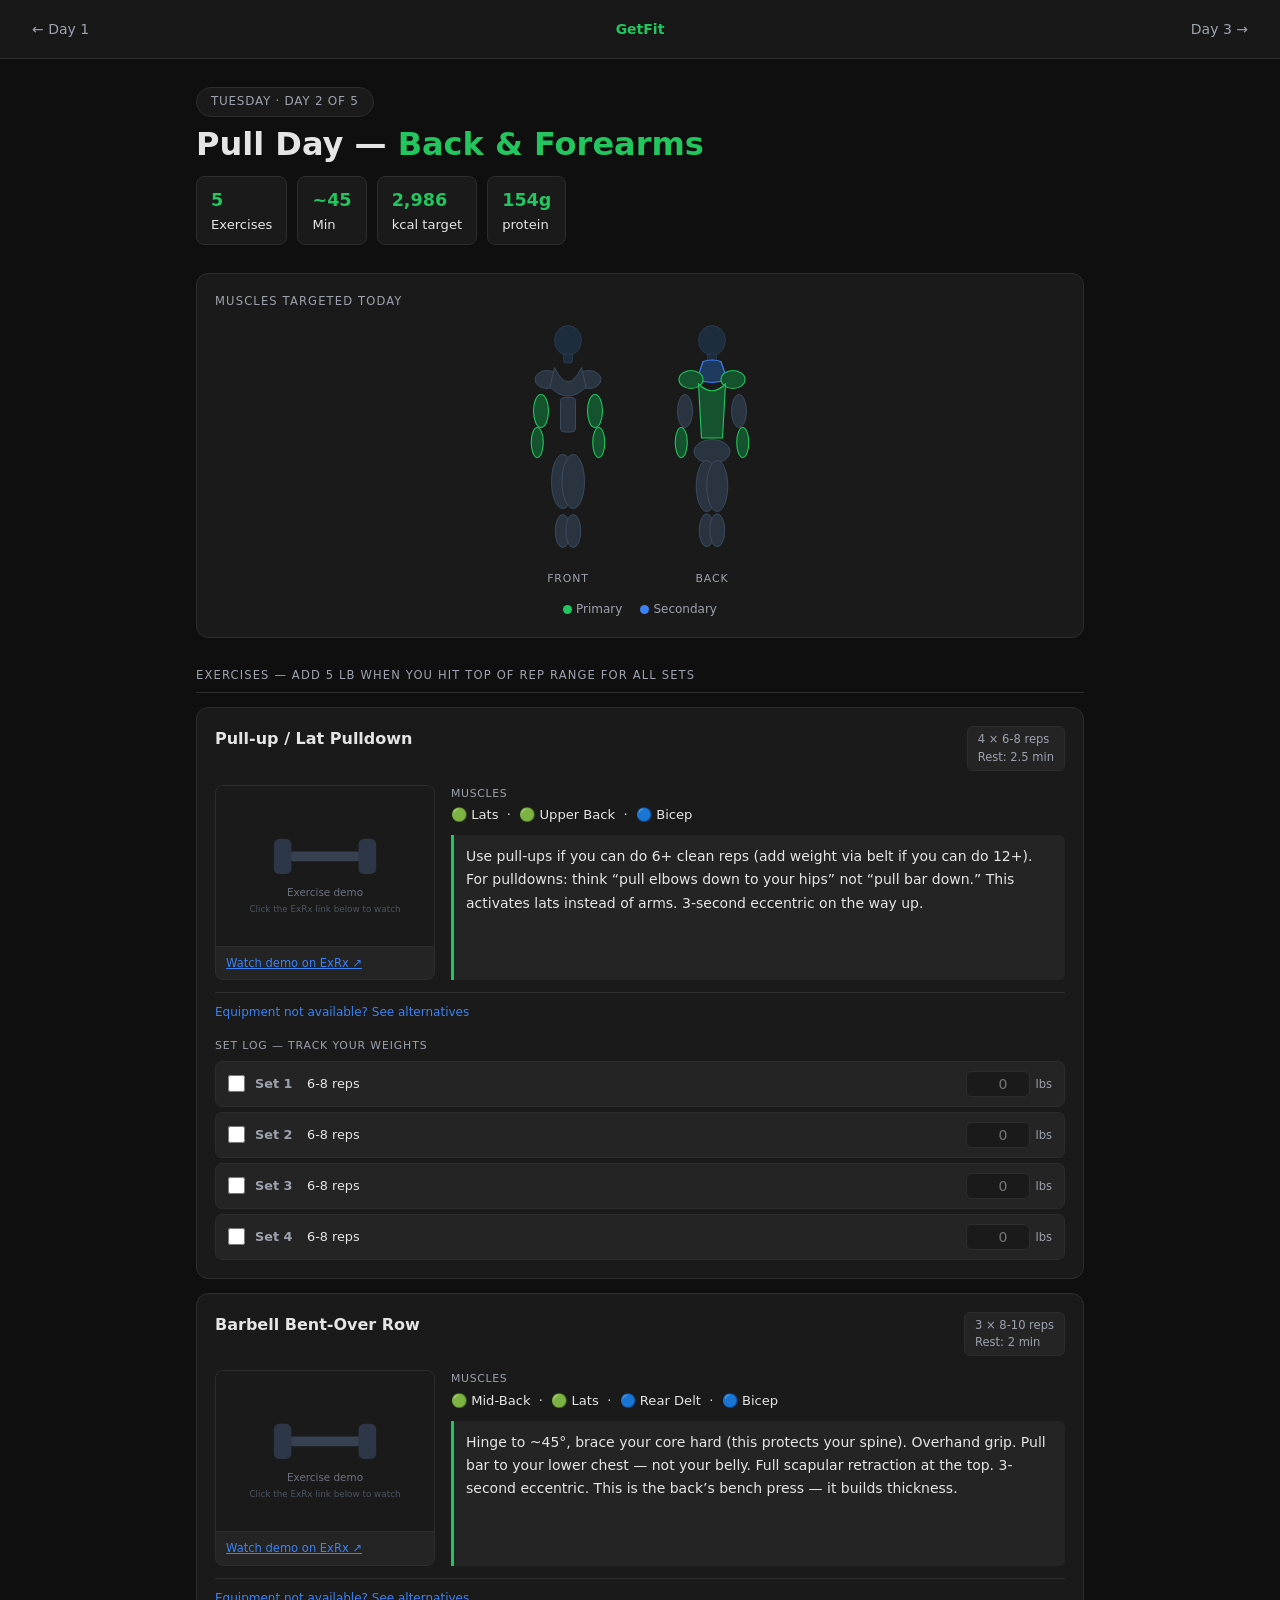
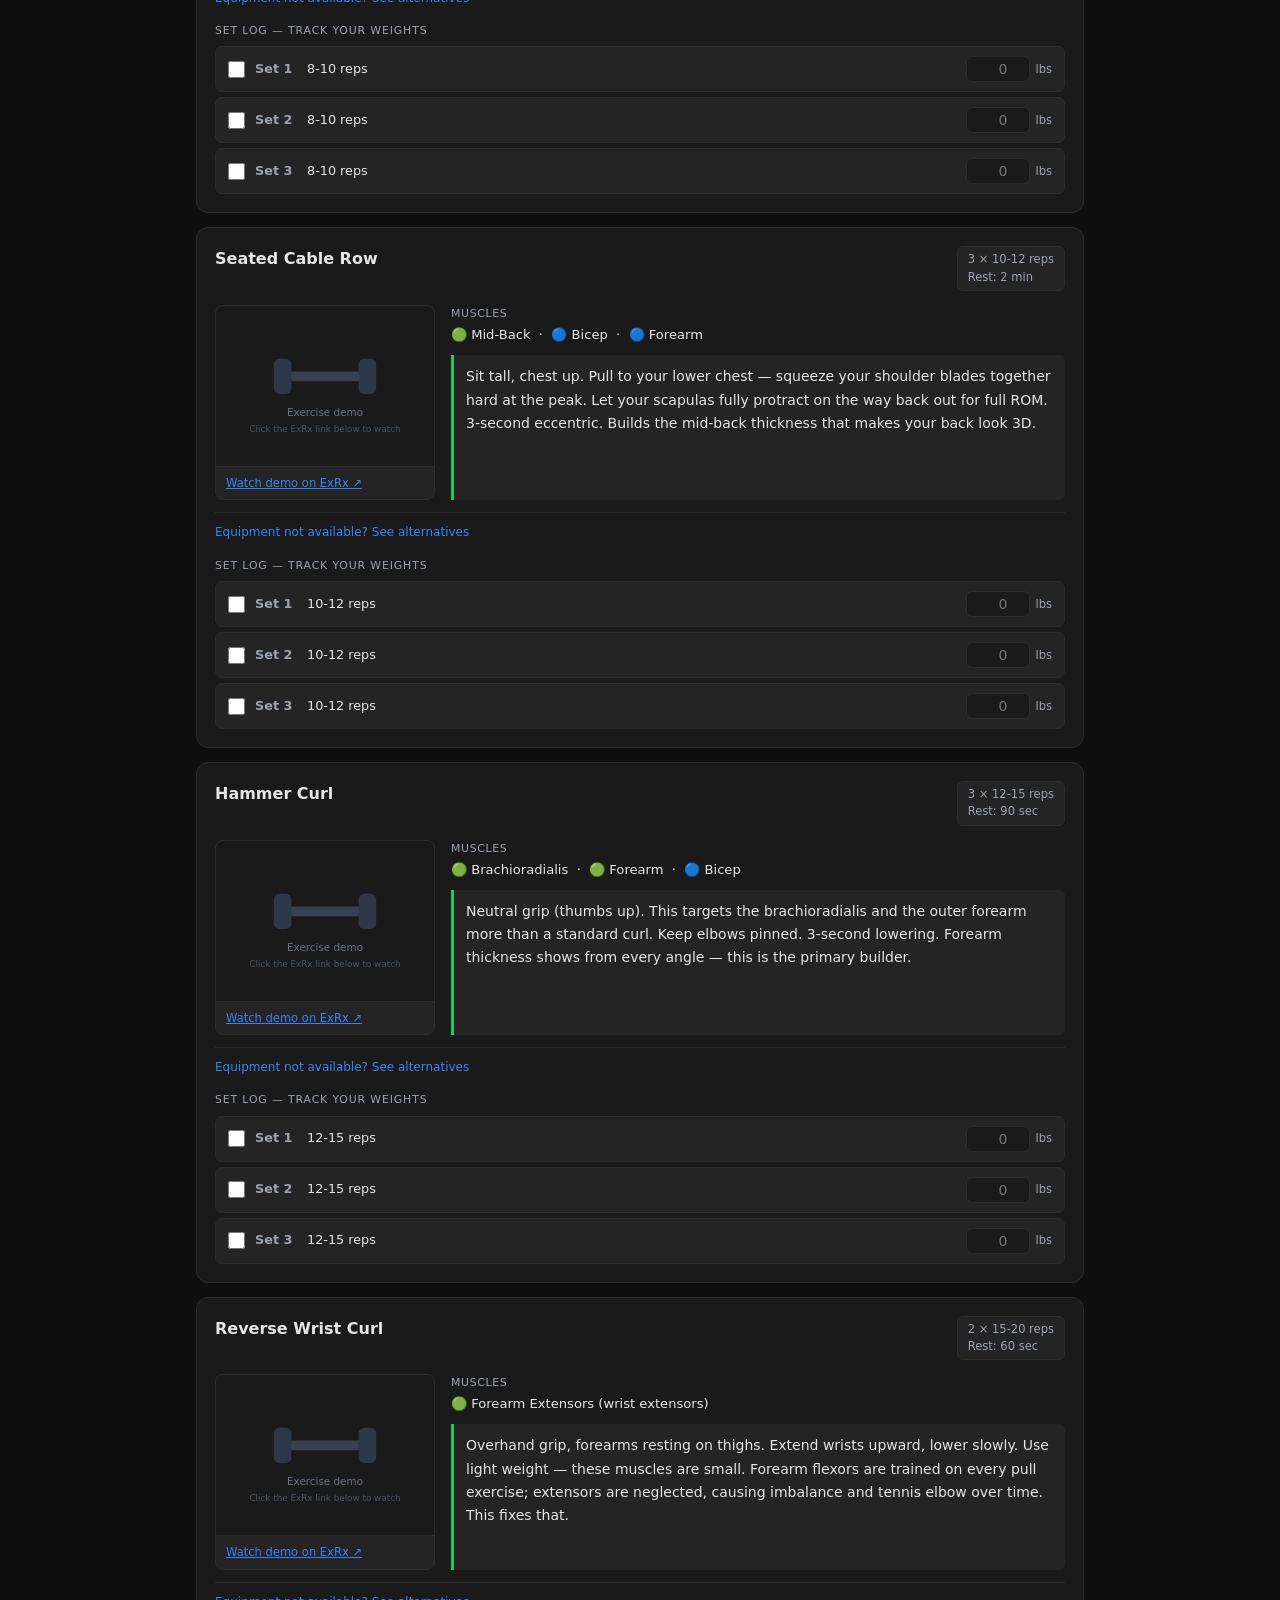
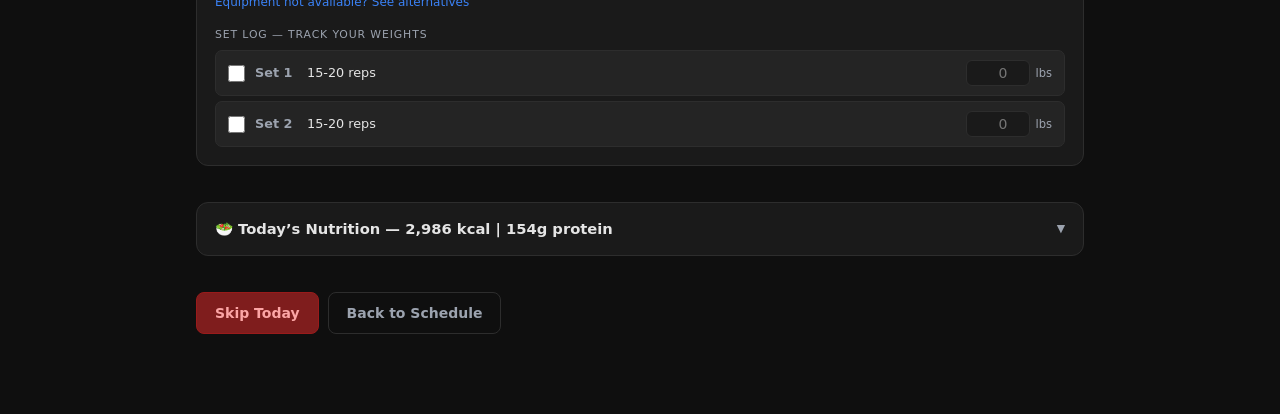
<file: workouts/day2-pull.html>
<!DOCTYPE html>
<html lang="en">
<head>
  <meta charset="UTF-8">
  <meta name="viewport" content="width=device-width, initial-scale=1.0">
  <title>Day 2 — Pull | GetFit</title>
  <link rel="stylesheet" href="../assets/style.css">
</head>
<body>

<nav class="site-nav">
  <a class="nav-prev" href="day1-push.html">← Day 1</a>
  <a class="nav-home" href="index.html">GetFit</a>
  <a class="nav-next" href="day3-legs.html">Day 3 →</a>
</nav>

<div class="page">
  <header class="day-header">
    <div class="day-badge">Tuesday · Day 2 of 5</div>
    <h1>Pull Day — <em>Back &amp; Forearms</em></h1>
    <div class="day-stats">
      <div class="stat-chip"><strong>5</strong> Exercises</div>
      <div class="stat-chip"><strong>~45</strong> Min</div>
      <div class="stat-chip"><strong>2,986</strong> kcal target</div>
      <div class="stat-chip"><strong>154g</strong> protein</div>
    </div>
  </header>

  <section class="muscle-map">
    <p class="muscle-map-title">Muscles Targeted Today</p>
    <div class="muscle-figures">
      <figure class="muscle-figure">
        <svg viewBox="0 0 160 310" xmlns="http://www.w3.org/2000/svg" aria-label="Front — biceps and forearms highlighted">
          <ellipse cx="80" cy="22" rx="18" ry="20" fill="#1e2d3d" stroke="#2d4056" stroke-width="1"/>
          <rect x="74" y="40" width="12" height="12" rx="3" fill="#1e2d3d" stroke="#2d4056" stroke-width="1"/>
          <ellipse cx="52" cy="74" rx="16" ry="12" fill="#2a3441" stroke="#3d4f61" stroke-width="1.2"/>
          <ellipse cx="108" cy="74" rx="16" ry="12" fill="#2a3441" stroke="#3d4f61" stroke-width="1.2"/>
          <path d="M62,58 Q80,96 98,58 L104,84 Q80,108 56,84 Z" fill="#2a3441" stroke="#3d4f61" stroke-width="1.2"/>
          <ellipse cx="44" cy="116" rx="10" ry="22" fill="#14532d" stroke="#22c55e" stroke-width="1.5"/>
          <ellipse cx="116" cy="116" rx="10" ry="22" fill="#14532d" stroke="#22c55e" stroke-width="1.5"/>
          <ellipse cx="39" cy="158" rx="8" ry="20" fill="#14532d" stroke="#22c55e" stroke-width="1.5"/>
          <ellipse cx="121" cy="158" rx="8" ry="20" fill="#14532d" stroke="#22c55e" stroke-width="1.5"/>
          <rect x="70" y="98" width="20" height="46" rx="5" fill="#2a3441" stroke="#3d4f61" stroke-width="1.2"/>
          <ellipse cx="73" cy="210" rx="15" ry="36" fill="#2a3441" stroke="#3d4f61" stroke-width="1.2"/>
          <ellipse cx="87" cy="210" rx="15" ry="36" fill="#2a3441" stroke="#3d4f61" stroke-width="1.2"/>
          <ellipse cx="73" cy="276" rx="10" ry="22" fill="#2a3441" stroke="#3d4f61" stroke-width="1.2"/>
          <ellipse cx="87" cy="276" rx="10" ry="22" fill="#2a3441" stroke="#3d4f61" stroke-width="1.2"/>
        </svg>
        <figcaption>Front</figcaption>
      </figure>
      <figure class="muscle-figure">
        <svg viewBox="0 0 160 310" xmlns="http://www.w3.org/2000/svg" aria-label="Back — lats and back highlighted, traps secondary">
          <ellipse cx="80" cy="22" rx="18" ry="20" fill="#1e2d3d" stroke="#2d4056" stroke-width="1"/>
          <rect x="74" y="40" width="12" height="12" rx="3" fill="#1e2d3d" stroke="#2d4056" stroke-width="1"/>
          <path d="M68,50 Q80,46 92,50 L100,74 Q80,82 60,74 Z" fill="#1e3a5f" stroke="#3b82f6" stroke-width="1.5"/>
          <ellipse cx="52" cy="74" rx="16" ry="12" fill="#14532d" stroke="#22c55e" stroke-width="1.5"/>
          <ellipse cx="108" cy="74" rx="16" ry="12" fill="#14532d" stroke="#22c55e" stroke-width="1.5"/>
          <path d="M62,80 L66,152 L94,152 L98,80 Q80,98 62,80 Z" fill="#14532d" stroke="#22c55e" stroke-width="1.5"/>
          <ellipse cx="44" cy="116" rx="10" ry="22" fill="#2a3441" stroke="#3d4f61" stroke-width="1.2"/>
          <ellipse cx="116" cy="116" rx="10" ry="22" fill="#2a3441" stroke="#3d4f61" stroke-width="1.2"/>
          <ellipse cx="39" cy="158" rx="8" ry="20" fill="#14532d" stroke="#22c55e" stroke-width="1.5"/>
          <ellipse cx="121" cy="158" rx="8" ry="20" fill="#14532d" stroke="#22c55e" stroke-width="1.5"/>
          <ellipse cx="80" cy="170" rx="24" ry="16" fill="#2a3441" stroke="#3d4f61" stroke-width="1.2"/>
          <ellipse cx="73" cy="216" rx="14" ry="34" fill="#2a3441" stroke="#3d4f61" stroke-width="1.2"/>
          <ellipse cx="87" cy="216" rx="14" ry="34" fill="#2a3441" stroke="#3d4f61" stroke-width="1.2"/>
          <ellipse cx="73" cy="275" rx="10" ry="22" fill="#2a3441" stroke="#3d4f61" stroke-width="1.2"/>
          <ellipse cx="87" cy="275" rx="10" ry="22" fill="#2a3441" stroke="#3d4f61" stroke-width="1.2"/>
        </svg>
        <figcaption>Back</figcaption>
      </figure>
    </div>
    <div class="muscle-legend">
      <span><span class="ldot" style="background:#22c55e"></span>Primary</span>
      <span><span class="ldot" style="background:#3b82f6"></span>Secondary</span>
    </div>
  </section>

  <section>
    <p class="section-hd">Exercises — add 5 lb when you hit top of rep range for all sets</p>

    <article class="exercise-card" data-day="2" data-exercise="lat-pulldown" data-sets="4" data-reps="6-8">
      <div class="exercise-header"><h3>Pull-up / Lat Pulldown</h3><span class="exercise-meta">4 × 6-8 reps<br>Rest: 2.5 min</span></div>
      <div class="exercise-body">
        <figure class="exercise-demo">
          <img src="../assets/exercise-placeholder.svg" alt="Lat pulldown — pull elbows down to hips to engage lats, not arms" loading="lazy">
          <figcaption><a href="https://exrx.net/WeightExercises/LatissimusDorsi/CBUndergripPulldown" target="_blank" rel="noopener">Watch demo on ExRx ↗</a></figcaption>
        </figure>
        <div class="exercise-info">
          <div class="muscles-line"><span class="label">Muscles</span>🟢 Lats &nbsp;·&nbsp; 🟢 Upper Back &nbsp;·&nbsp; 🔵 Bicep</div>
          <p class="cue">Use pull-ups if you can do 6+ clean reps (add weight via belt if you can do 12+). For pulldowns: think “pull elbows down to your hips” not “pull bar down.” This activates lats instead of arms. 3-second eccentric on the way up.</p>
        </div>
      </div>
      <details class="substitutes"><summary>Equipment not available? See alternatives</summary>
        <div class="substitutes-body">
          <div class="sub-item"><strong>Assisted Pull-up Machine</strong><span>Great for building toward bodyweight pull-ups. Same sets/reps.</span></div>
          <div class="sub-item"><strong>Band Pull-down</strong><span>Anchor band overhead. Same pull pattern. 4×10-12.</span></div>
          <div class="sub-item"><strong>Single-Arm Cable Pulldown</strong><span>If the station is taken. Alternate arms. 4×8-10 each.</span></div>
        </div>
      </details>
      <div class="set-log" data-day="2" data-exercise="lat-pulldown" data-sets="4" data-reps="6-8"></div>
    </article>

    <article class="exercise-card" data-day="2" data-exercise="barbell-row" data-sets="3" data-reps="8-10">
      <div class="exercise-header"><h3>Barbell Bent-Over Row</h3><span class="exercise-meta">3 × 8-10 reps<br>Rest: 2 min</span></div>
      <div class="exercise-body">
        <figure class="exercise-demo">
          <img src="../assets/exercise-placeholder.svg" alt="Barbell bent-over row — hinge at hips, pull bar to lower chest, brace core" loading="lazy">
          <figcaption><a href="https://exrx.net/WeightExercises/BackGeneral/BBBentOverRow" target="_blank" rel="noopener">Watch demo on ExRx ↗</a></figcaption>
        </figure>
        <div class="exercise-info">
          <div class="muscles-line"><span class="label">Muscles</span>🟢 Mid-Back &nbsp;·&nbsp; 🟢 Lats &nbsp;·&nbsp; 🔵 Rear Delt &nbsp;·&nbsp; 🔵 Bicep</div>
          <p class="cue">Hinge to ~45°, brace your core hard (this protects your spine). Overhand grip. Pull bar to your lower chest — not your belly. Full scapular retraction at the top. 3-second eccentric. This is the back’s bench press — it builds thickness.</p>
        </div>
      </div>
      <details class="substitutes"><summary>Equipment not available? See alternatives</summary>
        <div class="substitutes-body">
          <div class="sub-item"><strong>Single-Arm Dumbbell Row</strong><span>Knee on bench. Full ROM stretch at bottom. Same sets/reps each arm.</span></div>
          <div class="sub-item"><strong>T-Bar Row</strong><span>Similar movement. Great for mid-back thickness. Same sets/reps.</span></div>
          <div class="sub-item"><strong>Chest-Supported DB Row</strong><span>Incline bench removes lower back fatigue. Same sets/reps.</span></div>
        </div>
      </details>
      <div class="set-log" data-day="2" data-exercise="barbell-row" data-sets="3" data-reps="8-10"></div>
    </article>

    <article class="exercise-card" data-day="2" data-exercise="cable-row" data-sets="3" data-reps="10-12">
      <div class="exercise-header"><h3>Seated Cable Row</h3><span class="exercise-meta">3 × 10-12 reps<br>Rest: 2 min</span></div>
      <div class="exercise-body">
        <figure class="exercise-demo">
          <img src="../assets/exercise-placeholder.svg" alt="Seated cable row — full scapular retraction at peak, controlled eccentric" loading="lazy">
          <figcaption><a href="https://exrx.net/WeightExercises/BackGeneral/CBSeatedRow" target="_blank" rel="noopener">Watch demo on ExRx ↗</a></figcaption>
        </figure>
        <div class="exercise-info">
          <div class="muscles-line"><span class="label">Muscles</span>🟢 Mid-Back &nbsp;·&nbsp; 🔵 Bicep &nbsp;·&nbsp; 🔵 Forearm</div>
          <p class="cue">Sit tall, chest up. Pull to your lower chest — squeeze your shoulder blades together hard at the peak. Let your scapulas fully protract on the way back out for full ROM. 3-second eccentric. Builds the mid-back thickness that makes your back look 3D.</p>
        </div>
      </div>
      <details class="substitutes"><summary>Equipment not available? See alternatives</summary>
        <div class="substitutes-body">
          <div class="sub-item"><strong>Machine Row</strong><span>Chest-supported. Same stimulus. Same sets/reps.</span></div>
          <div class="sub-item"><strong>Band Row</strong><span>Anchor band to a post. Same pull pattern. 3×15-20.</span></div>
          <div class="sub-item"><strong>Single-Arm DB Row</strong><span>Knee on bench, full ROM. 3×10-12 each arm.</span></div>
        </div>
      </details>
      <div class="set-log" data-day="2" data-exercise="cable-row" data-sets="3" data-reps="10-12"></div>
    </article>

    <article class="exercise-card" data-day="2" data-exercise="hammer-curl" data-sets="3" data-reps="12-15">
      <div class="exercise-header"><h3>Hammer Curl</h3><span class="exercise-meta">3 × 12-15 reps<br>Rest: 90 sec</span></div>
      <div class="exercise-body">
        <figure class="exercise-demo">
          <img src="../assets/exercise-placeholder.svg" alt="Hammer curl — neutral grip, builds brachioradialis and forearm thickness" loading="lazy">
          <figcaption><a href="https://exrx.net/WeightExercises/Brachioradialis/DBHammerCurl" target="_blank" rel="noopener">Watch demo on ExRx ↗</a></figcaption>
        </figure>
        <div class="exercise-info">
          <div class="muscles-line"><span class="label">Muscles</span>🟢 Brachioradialis &nbsp;·&nbsp; 🟢 Forearm &nbsp;·&nbsp; 🔵 Bicep</div>
          <p class="cue">Neutral grip (thumbs up). This targets the brachioradialis and the outer forearm more than a standard curl. Keep elbows pinned. 3-second lowering. Forearm thickness shows from every angle — this is the primary builder.</p>
        </div>
      </div>
      <details class="substitutes"><summary>Equipment not available? See alternatives</summary>
        <div class="substitutes-body">
          <div class="sub-item"><strong>Cross-Body Hammer Curl</strong><span>Same neutral grip, curl across the body. Slightly different angle. Same sets/reps.</span></div>
          <div class="sub-item"><strong>Rope Hammer Curl (cable)</strong><span>Constant tension version. 3×12-15.</span></div>
          <div class="sub-item"><strong>EZ-Bar Curl (neutral grip)</strong><span>Reduces wrist stress. Same stimulus. Same sets/reps.</span></div>
        </div>
      </details>
      <div class="set-log" data-day="2" data-exercise="hammer-curl" data-sets="3" data-reps="12-15"></div>
    </article>

    <article class="exercise-card" data-day="2" data-exercise="reverse-wrist-curl" data-sets="2" data-reps="15-20">
      <div class="exercise-header"><h3>Reverse Wrist Curl</h3><span class="exercise-meta">2 × 15-20 reps<br>Rest: 60 sec</span></div>
      <div class="exercise-body">
        <figure class="exercise-demo">
          <img src="../assets/exercise-placeholder.svg" alt="Reverse wrist curl — overhand grip, extend wrists upward for forearm extensor training" loading="lazy">
          <figcaption><a href="https://exrx.net/WeightExercises/WristExtensors/BBReverseWristCurl" target="_blank" rel="noopener">Watch demo on ExRx ↗</a></figcaption>
        </figure>
        <div class="exercise-info">
          <div class="muscles-line"><span class="label">Muscles</span>🟢 Forearm Extensors (wrist extensors)</div>
          <p class="cue">Overhand grip, forearms resting on thighs. Extend wrists upward, lower slowly. Use light weight — these muscles are small. Forearm flexors are trained on every pull exercise; extensors are neglected, causing imbalance and tennis elbow over time. This fixes that.</p>
        </div>
      </div>
      <details class="substitutes"><summary>Equipment not available? See alternatives</summary>
        <div class="substitutes-body">
          <div class="sub-item"><strong>Reverse DB Curl</strong><span>Overhand grip on dumbbell curl. Wrist extensors + brachioradialis. 2×15-20.</span></div>
          <div class="sub-item"><strong>Band Wrist Extension</strong><span>Anchor band under foot, extend wrist against resistance. 2×20.</span></div>
          <div class="sub-item"><strong>Reverse Cable Curl</strong><span>Cable machine, overhand grip. Constant tension. 2×15-20.</span></div>
        </div>
      </details>
      <div class="set-log" data-day="2" data-exercise="reverse-wrist-curl" data-sets="2" data-reps="15-20"></div>
    </article>
  </section>

  <details class="nutrition-details">
    <summary>🥗 Today’s Nutrition — 2,986 kcal | 154g protein</summary>
    <div class="nutrition-body">
      <div class="macro-row">
        <div class="macro-chip"><span class="mv">2,986</span><span class="ml">Calories</span></div>
        <div class="macro-chip"><span class="mv">154g</span><span class="ml">Protein</span></div>
        <div class="macro-chip"><span class="mv">326g</span><span class="ml">Carbs</span></div>
        <div class="macro-chip"><span class="mv">119g</span><span class="ml">Fat</span></div>
      </div>
      <div class="meal-table">
        <div class="meal-row"><span class="meal-time">7–8 am<br>Breakfast</span><span>4 scrambled eggs + 2 whole-grain toast + 1 cup oats + banana</span><span class="meal-kcal">~700 kcal<br>55P/90C/25F</span></div>
        <div class="meal-row"><span class="meal-time">9 am<br>Pre-workout</span><span>Whey shake + 4 rice cakes + 1 tbsp peanut butter</span><span class="meal-kcal">~380 kcal<br>35P/50C/8F</span></div>
        <div class="meal-row"><span class="meal-time">10:15 am<br>Post-workout</span><span>Whey shake + 1 cup white rice + banana</span><span class="meal-kcal">~420 kcal<br>35P/80C/5F</span></div>
        <div class="meal-row"><span class="meal-time">12:30 pm<br>Lunch</span><span>200g chicken breast + 1.5 cups brown rice + broccoli + olive oil</span><span class="meal-kcal">~720 kcal<br>55P/70C/18F</span></div>
        <div class="meal-row"><span class="meal-time">3:30 pm<br>Snack</span><span>200g Greek yogurt + 40g granola + mixed berries</span><span class="meal-kcal">~380 kcal<br>20P/50C/8F</span></div>
        <div class="meal-row"><span class="meal-time">7 pm<br>Dinner</span><span>180g salmon or lean beef + 200g sweet potato + salad + ¼ avocado</span><span class="meal-kcal">~650 kcal<br>45P/55C/30F</span></div>
      </div>
      <p class="nutrition-note">💡 Same targets as Day 1. Today’s back work is high-volume — you’ll burn through glycogen. Don’t skip post-workout carbs. <a href="../nutrition/calorie-targets.html">Full nutrition math →</a></p>
    </div>
  </details>

  <div class="action-bar">
    <button class="btn btn-danger" id="btn-skip" aria-label="Skip today">Skip Today</button>
    <a class="btn btn-ghost" href="index.html">Back to Schedule</a>
  </div>
  <div class="skip-notice" id="skip-notice" role="alert">✓ Today skipped. Schedule adjusts automatically.</div>
</div>

<script src="../assets/tracker.js"></script>
</body>
</html>
</file>
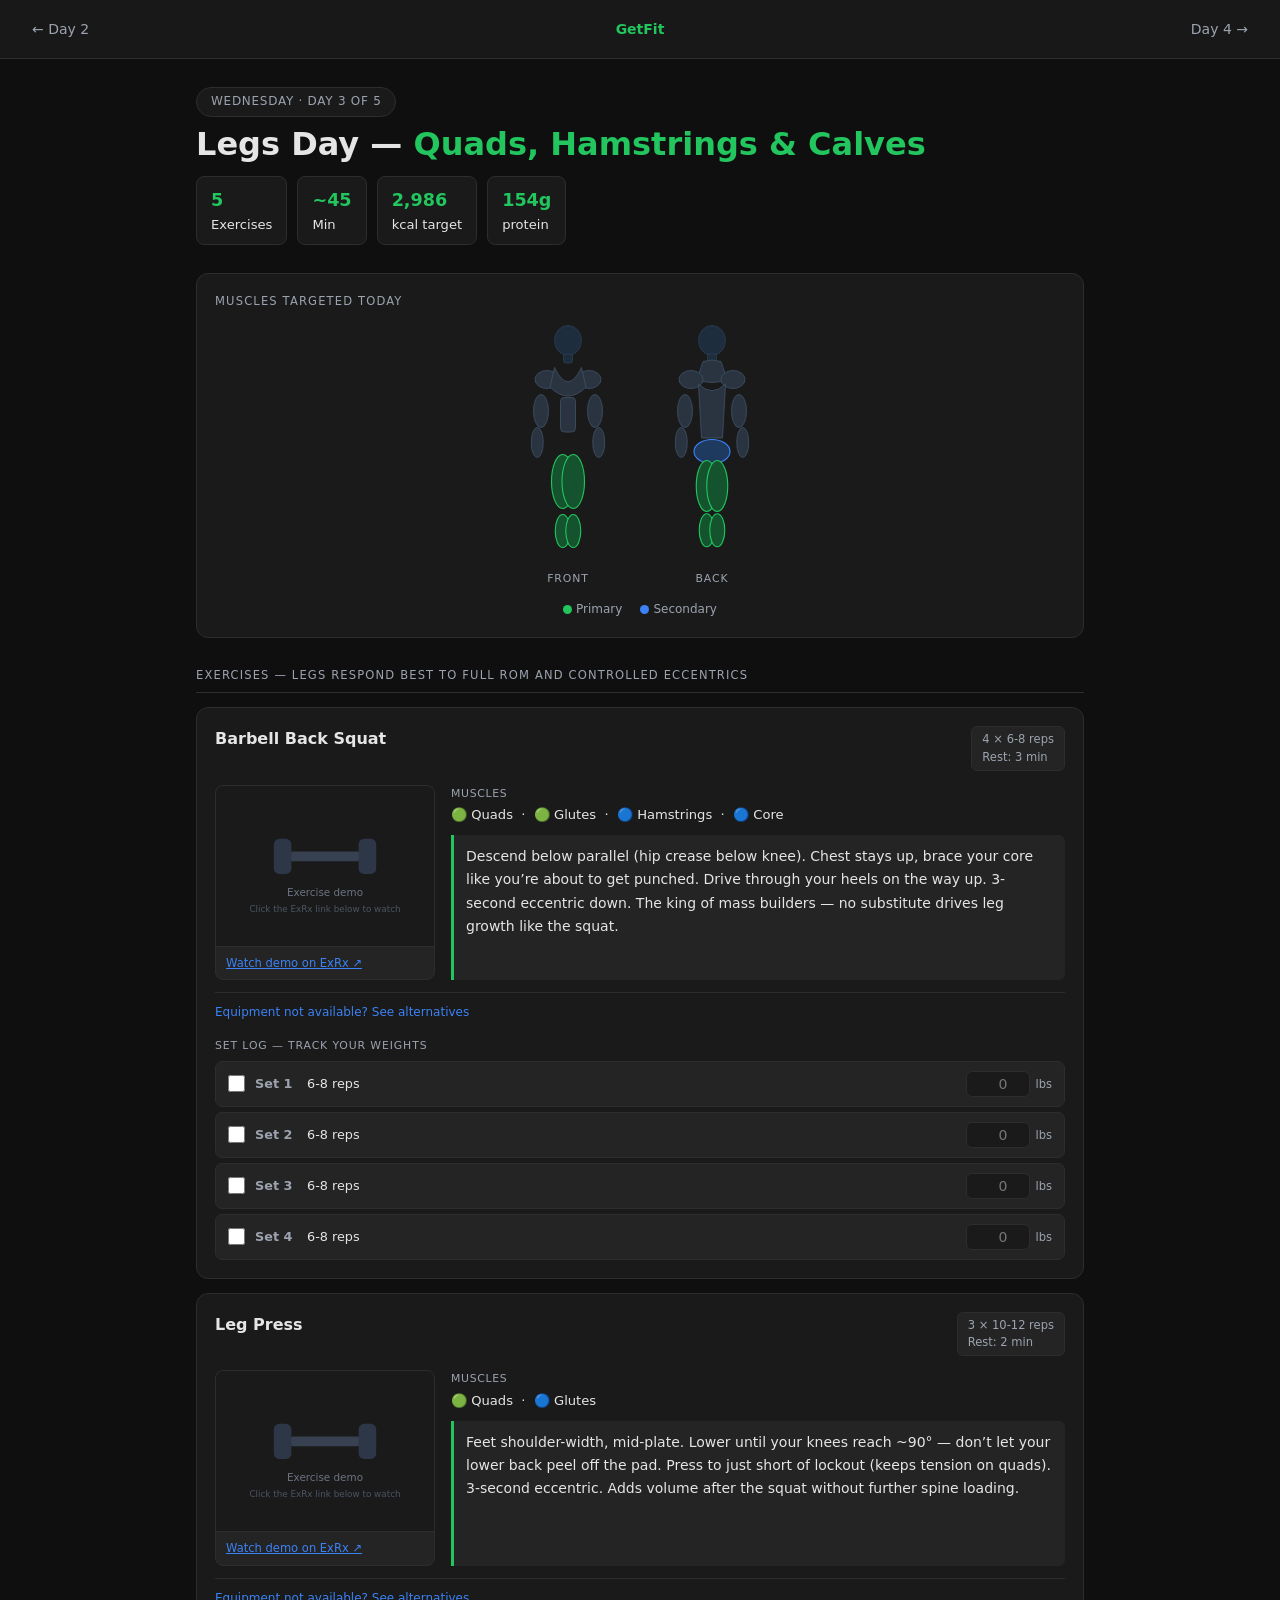
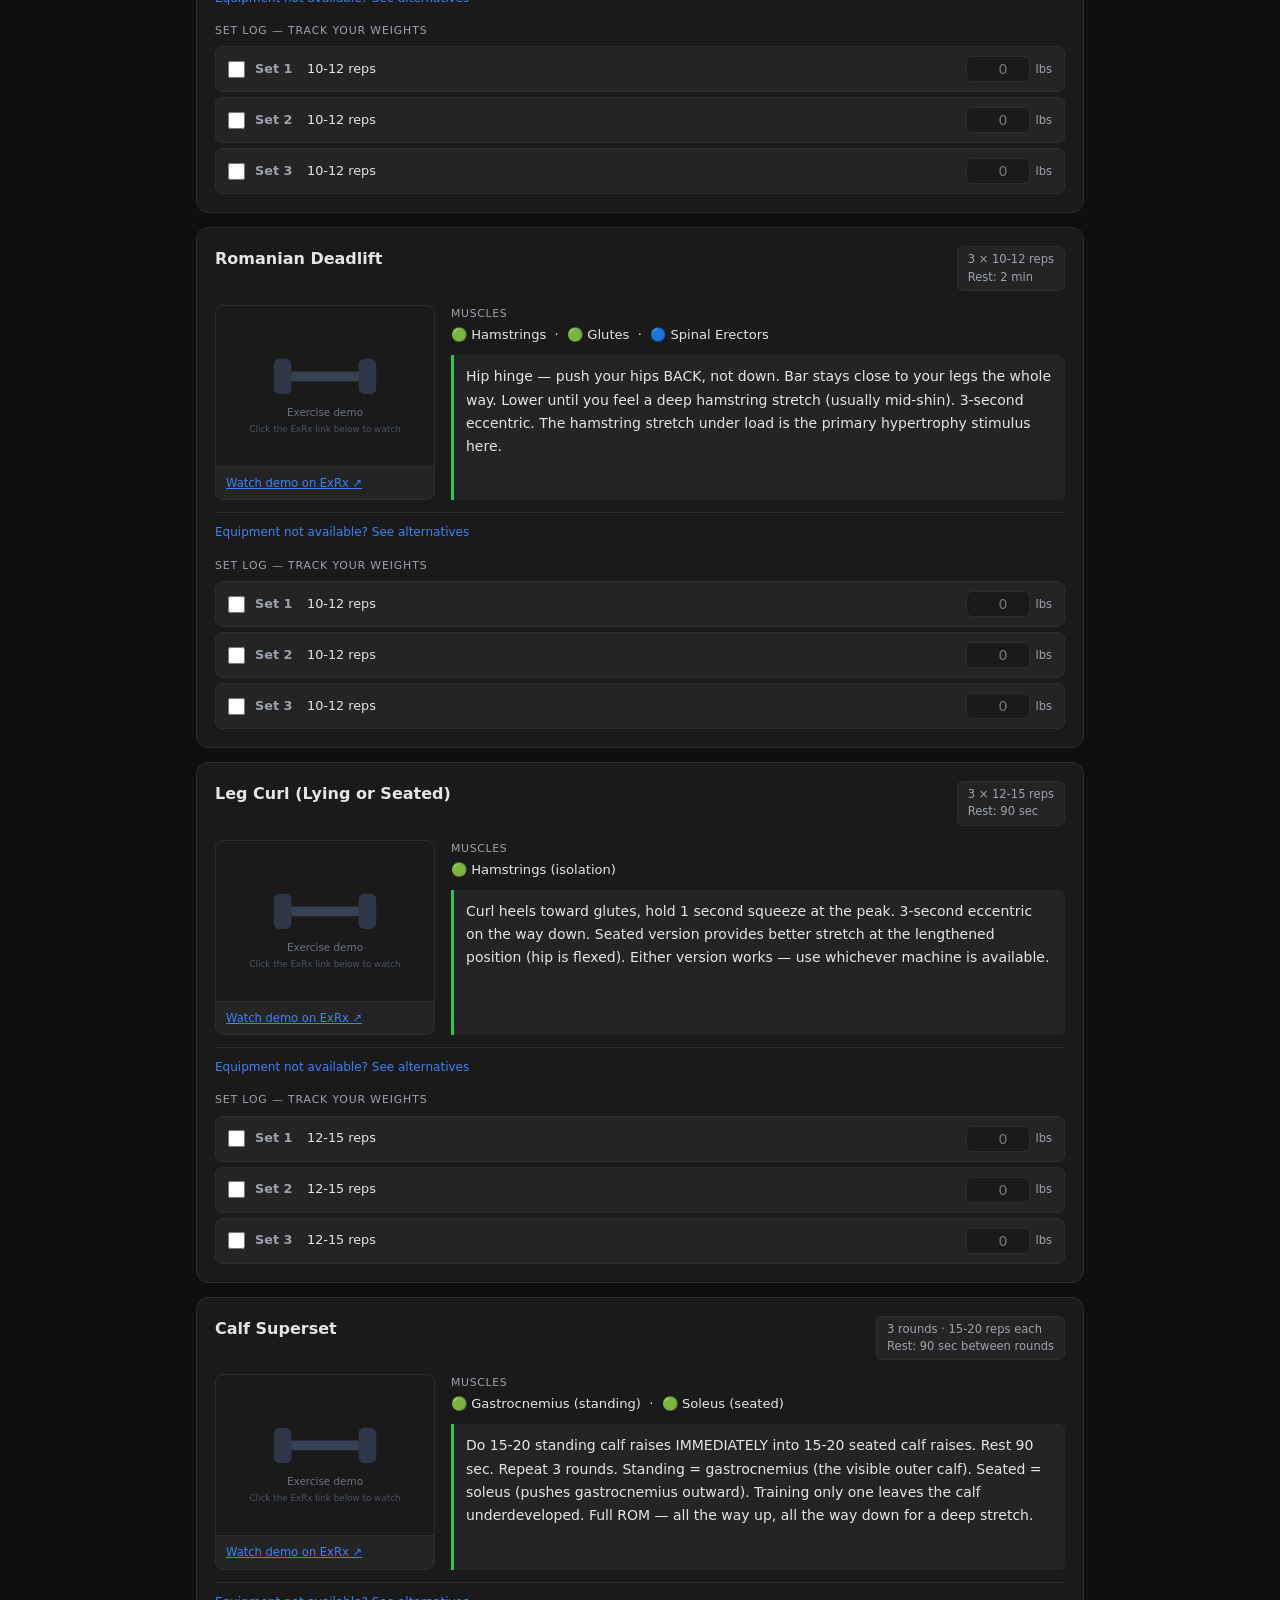
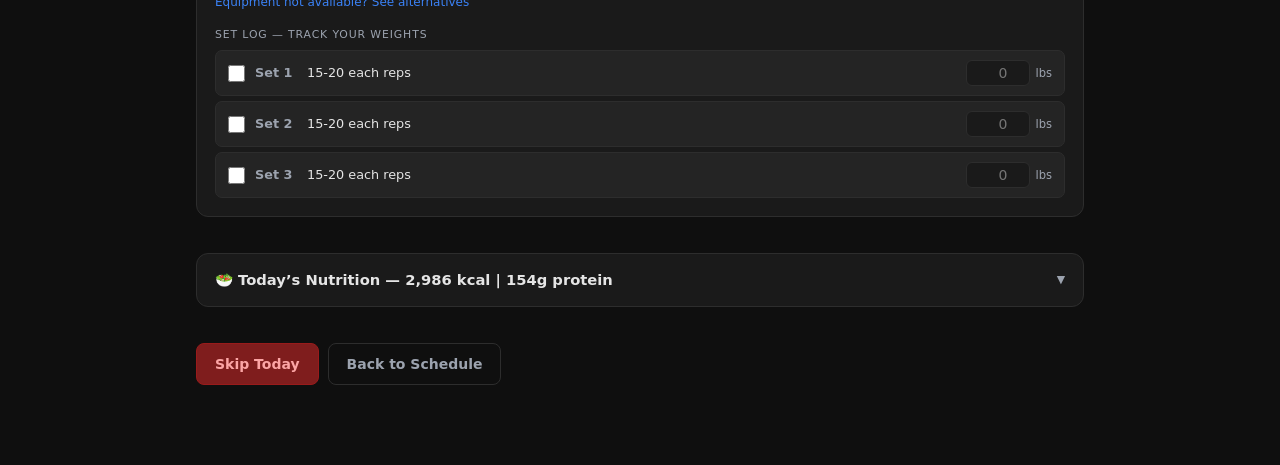
<file: workouts/day3-legs.html>
<!DOCTYPE html>
<html lang="en">
<head>
  <meta charset="UTF-8">
  <meta name="viewport" content="width=device-width, initial-scale=1.0">
  <title>Day 3 — Legs | GetFit</title>
  <link rel="stylesheet" href="../assets/style.css">
</head>
<body>

<nav class="site-nav">
  <a class="nav-prev" href="day2-pull.html">← Day 2</a>
  <a class="nav-home" href="index.html">GetFit</a>
  <a class="nav-next" href="day4-upper.html">Day 4 →</a>
</nav>

<div class="page">
  <header class="day-header">
    <div class="day-badge">Wednesday · Day 3 of 5</div>
    <h1>Legs Day — <em>Quads, Hamstrings &amp; Calves</em></h1>
    <div class="day-stats">
      <div class="stat-chip"><strong>5</strong> Exercises</div>
      <div class="stat-chip"><strong>~45</strong> Min</div>
      <div class="stat-chip"><strong>2,986</strong> kcal target</div>
      <div class="stat-chip"><strong>154g</strong> protein</div>
    </div>
  </header>

  <section class="muscle-map">
    <p class="muscle-map-title">Muscles Targeted Today</p>
    <div class="muscle-figures">
      <figure class="muscle-figure">
        <svg viewBox="0 0 160 310" xmlns="http://www.w3.org/2000/svg" aria-label="Front — quads and calves highlighted">
          <ellipse cx="80" cy="22" rx="18" ry="20" fill="#1e2d3d" stroke="#2d4056" stroke-width="1"/>
          <rect x="74" y="40" width="12" height="12" rx="3" fill="#1e2d3d" stroke="#2d4056" stroke-width="1"/>
          <ellipse cx="52" cy="74" rx="16" ry="12" fill="#2a3441" stroke="#3d4f61" stroke-width="1.2"/>
          <ellipse cx="108" cy="74" rx="16" ry="12" fill="#2a3441" stroke="#3d4f61" stroke-width="1.2"/>
          <path d="M62,58 Q80,96 98,58 L104,84 Q80,108 56,84 Z" fill="#2a3441" stroke="#3d4f61" stroke-width="1.2"/>
          <ellipse cx="44" cy="116" rx="10" ry="22" fill="#2a3441" stroke="#3d4f61" stroke-width="1.2"/>
          <ellipse cx="116" cy="116" rx="10" ry="22" fill="#2a3441" stroke="#3d4f61" stroke-width="1.2"/>
          <ellipse cx="39" cy="158" rx="8" ry="20" fill="#2a3441" stroke="#3d4f61" stroke-width="1.2"/>
          <ellipse cx="121" cy="158" rx="8" ry="20" fill="#2a3441" stroke="#3d4f61" stroke-width="1.2"/>
          <rect x="70" y="98" width="20" height="46" rx="5" fill="#2a3441" stroke="#3d4f61" stroke-width="1.2"/>
          <ellipse cx="73" cy="210" rx="15" ry="36" fill="#14532d" stroke="#22c55e" stroke-width="1.5"/>
          <ellipse cx="87" cy="210" rx="15" ry="36" fill="#14532d" stroke="#22c55e" stroke-width="1.5"/>
          <ellipse cx="73" cy="276" rx="10" ry="22" fill="#14532d" stroke="#22c55e" stroke-width="1.5"/>
          <ellipse cx="87" cy="276" rx="10" ry="22" fill="#14532d" stroke="#22c55e" stroke-width="1.5"/>
        </svg>
        <figcaption>Front</figcaption>
      </figure>
      <figure class="muscle-figure">
        <svg viewBox="0 0 160 310" xmlns="http://www.w3.org/2000/svg" aria-label="Back — hamstrings active, glutes secondary, calves active">
          <ellipse cx="80" cy="22" rx="18" ry="20" fill="#1e2d3d" stroke="#2d4056" stroke-width="1"/>
          <rect x="74" y="40" width="12" height="12" rx="3" fill="#1e2d3d" stroke="#2d4056" stroke-width="1"/>
          <path d="M68,50 Q80,46 92,50 L100,74 Q80,82 60,74 Z" fill="#2a3441" stroke="#3d4f61" stroke-width="1.2"/>
          <ellipse cx="52" cy="74" rx="16" ry="12" fill="#2a3441" stroke="#3d4f61" stroke-width="1.2"/>
          <ellipse cx="108" cy="74" rx="16" ry="12" fill="#2a3441" stroke="#3d4f61" stroke-width="1.2"/>
          <path d="M62,80 L66,152 L94,152 L98,80 Q80,98 62,80 Z" fill="#2a3441" stroke="#3d4f61" stroke-width="1.2"/>
          <ellipse cx="44" cy="116" rx="10" ry="22" fill="#2a3441" stroke="#3d4f61" stroke-width="1.2"/>
          <ellipse cx="116" cy="116" rx="10" ry="22" fill="#2a3441" stroke="#3d4f61" stroke-width="1.2"/>
          <ellipse cx="39" cy="158" rx="8" ry="20" fill="#2a3441" stroke="#3d4f61" stroke-width="1.2"/>
          <ellipse cx="121" cy="158" rx="8" ry="20" fill="#2a3441" stroke="#3d4f61" stroke-width="1.2"/>
          <ellipse cx="80" cy="170" rx="24" ry="16" fill="#1e3a5f" stroke="#3b82f6" stroke-width="1.5"/>
          <ellipse cx="73" cy="216" rx="14" ry="34" fill="#14532d" stroke="#22c55e" stroke-width="1.5"/>
          <ellipse cx="87" cy="216" rx="14" ry="34" fill="#14532d" stroke="#22c55e" stroke-width="1.5"/>
          <ellipse cx="73" cy="275" rx="10" ry="22" fill="#14532d" stroke="#22c55e" stroke-width="1.5"/>
          <ellipse cx="87" cy="275" rx="10" ry="22" fill="#14532d" stroke="#22c55e" stroke-width="1.5"/>
        </svg>
        <figcaption>Back</figcaption>
      </figure>
    </div>
    <div class="muscle-legend">
      <span><span class="ldot" style="background:#22c55e"></span>Primary</span>
      <span><span class="ldot" style="background:#3b82f6"></span>Secondary</span>
    </div>
  </section>

  <section>
    <p class="section-hd">Exercises — legs respond best to full ROM and controlled eccentrics</p>

    <article class="exercise-card" data-day="3" data-exercise="squat" data-sets="4" data-reps="6-8">
      <div class="exercise-header"><h3>Barbell Back Squat</h3><span class="exercise-meta">4 × 6-8 reps<br>Rest: 3 min</span></div>
      <div class="exercise-body">
        <figure class="exercise-demo">
          <img src="../assets/exercise-placeholder.svg" alt="Barbell back squat — descend below parallel, chest up, knees track over toes" loading="lazy">
          <figcaption><a href="https://exrx.net/WeightExercises/Quadriceps/BBSquat" target="_blank" rel="noopener">Watch demo on ExRx ↗</a></figcaption>
        </figure>
        <div class="exercise-info">
          <div class="muscles-line"><span class="label">Muscles</span>🟢 Quads &nbsp;·&nbsp; 🟢 Glutes &nbsp;·&nbsp; 🔵 Hamstrings &nbsp;·&nbsp; 🔵 Core</div>
          <p class="cue">Descend below parallel (hip crease below knee). Chest stays up, brace your core like you’re about to get punched. Drive through your heels on the way up. 3-second eccentric down. The king of mass builders — no substitute drives leg growth like the squat.</p>
        </div>
      </div>
      <details class="substitutes"><summary>Equipment not available? See alternatives</summary>
        <div class="substitutes-body">
          <div class="sub-item"><strong>Goblet Squat</strong><span>Dumbbell or kettlebell held at chest. Great for form. 4×10-12.</span></div>
          <div class="sub-item"><strong>Hack Squat Machine</strong><span>Quad-dominant, similar ROM. Same sets/reps.</span></div>
          <div class="sub-item"><strong>Safety Bar Squat</strong><span>If regular bar is uncomfortable. Same movement. Same sets/reps.</span></div>
        </div>
      </details>
      <div class="set-log" data-day="3" data-exercise="squat" data-sets="4" data-reps="6-8"></div>
    </article>

    <article class="exercise-card" data-day="3" data-exercise="leg-press" data-sets="3" data-reps="10-12">
      <div class="exercise-header"><h3>Leg Press</h3><span class="exercise-meta">3 × 10-12 reps<br>Rest: 2 min</span></div>
      <div class="exercise-body">
        <figure class="exercise-demo">
          <img src="../assets/exercise-placeholder.svg" alt="Leg press — feet shoulder-width, press to full extension, no knee lockout" loading="lazy">
          <figcaption><a href="https://exrx.net/WeightExercises/Quadriceps/LVLegPress" target="_blank" rel="noopener">Watch demo on ExRx ↗</a></figcaption>
        </figure>
        <div class="exercise-info">
          <div class="muscles-line"><span class="label">Muscles</span>🟢 Quads &nbsp;·&nbsp; 🔵 Glutes</div>
          <p class="cue">Feet shoulder-width, mid-plate. Lower until your knees reach ~90° — don’t let your lower back peel off the pad. Press to just short of lockout (keeps tension on quads). 3-second eccentric. Adds volume after the squat without further spine loading.</p>
        </div>
      </div>
      <details class="substitutes"><summary>Equipment not available? See alternatives</summary>
        <div class="substitutes-body">
          <div class="sub-item"><strong>Hack Squat Machine</strong><span>More quad-dominant than leg press. Same sets/reps.</span></div>
          <div class="sub-item"><strong>Bulgarian Split Squat</strong><span>Rear foot elevated, dumbbell in each hand. 3×10-12 each leg.</span></div>
          <div class="sub-item"><strong>Goblet Squat (high rep)</strong><span>If no machines. 3×15-20 with controlled tempo.</span></div>
        </div>
      </details>
      <div class="set-log" data-day="3" data-exercise="leg-press" data-sets="3" data-reps="10-12"></div>
    </article>

    <article class="exercise-card" data-day="3" data-exercise="rdl" data-sets="3" data-reps="10-12">
      <div class="exercise-header"><h3>Romanian Deadlift</h3><span class="exercise-meta">3 × 10-12 reps<br>Rest: 2 min</span></div>
      <div class="exercise-body">
        <figure class="exercise-demo">
          <img src="../assets/exercise-placeholder.svg" alt="Romanian deadlift — hip hinge, bar close to legs, feel hamstring stretch" loading="lazy">
          <figcaption><a href="https://exrx.net/WeightExercises/Hamstrings/BBRomanianDeadlift" target="_blank" rel="noopener">Watch demo on ExRx ↗</a></figcaption>
        </figure>
        <div class="exercise-info">
          <div class="muscles-line"><span class="label">Muscles</span>🟢 Hamstrings &nbsp;·&nbsp; 🟢 Glutes &nbsp;·&nbsp; 🔵 Spinal Erectors</div>
          <p class="cue">Hip hinge — push your hips BACK, not down. Bar stays close to your legs the whole way. Lower until you feel a deep hamstring stretch (usually mid-shin). 3-second eccentric. The hamstring stretch under load is the primary hypertrophy stimulus here.</p>
        </div>
      </div>
      <details class="substitutes"><summary>Equipment not available? See alternatives</summary>
        <div class="substitutes-body">
          <div class="sub-item"><strong>Dumbbell RDL</strong><span>Same movement with dumbbells. Allows a deeper stretch. Same sets/reps.</span></div>
          <div class="sub-item"><strong>Single-Leg RDL</strong><span>Unilateral. Dumbbells in each hand. Better stretch + balance work. 3×10-12 each.</span></div>
          <div class="sub-item"><strong>Cable Pull-Through</strong><span>Hip hinge with cable. Constant tension on glutes and hamstrings. 3×12-15.</span></div>
        </div>
      </details>
      <div class="set-log" data-day="3" data-exercise="rdl" data-sets="3" data-reps="10-12"></div>
    </article>

    <article class="exercise-card" data-day="3" data-exercise="leg-curl" data-sets="3" data-reps="12-15">
      <div class="exercise-header"><h3>Leg Curl (Lying or Seated)</h3><span class="exercise-meta">3 × 12-15 reps<br>Rest: 90 sec</span></div>
      <div class="exercise-body">
        <figure class="exercise-demo">
          <img src="../assets/exercise-placeholder.svg" alt="Lying leg curl — curl heels to glutes, hold 1 second at peak contraction" loading="lazy">
          <figcaption><a href="https://exrx.net/WeightExercises/Hamstrings/LVLegCurl" target="_blank" rel="noopener">Watch demo on ExRx ↗</a></figcaption>
        </figure>
        <div class="exercise-info">
          <div class="muscles-line"><span class="label">Muscles</span>🟢 Hamstrings (isolation)</div>
          <p class="cue">Curl heels toward glutes, hold 1 second squeeze at the peak. 3-second eccentric on the way down. Seated version provides better stretch at the lengthened position (hip is flexed). Either version works — use whichever machine is available.</p>
        </div>
      </div>
      <details class="substitutes"><summary>Equipment not available? See alternatives</summary>
        <div class="substitutes-body">
          <div class="sub-item"><strong>Seated Leg Curl</strong><span>Different machine, same muscles. Seated version has better lengthened position.</span></div>
          <div class="sub-item"><strong>Nordic Hamstring Curl</strong><span>Kneel on a pad, anchor feet, lower slowly under control. 3×6-8 (very hard).</span></div>
          <div class="sub-item"><strong>Stability Ball Leg Curl</strong><span>Lie on floor, heels on ball, curl ball toward glutes. 3×12-15.</span></div>
        </div>
      </details>
      <div class="set-log" data-day="3" data-exercise="leg-curl" data-sets="3" data-reps="12-15"></div>
    </article>

    <article class="exercise-card" data-day="3" data-exercise="calf-superset" data-sets="3" data-reps="15-20">
      <div class="exercise-header"><h3>Calf Superset</h3><span class="exercise-meta">3 rounds · 15-20 reps each<br>Rest: 90 sec between rounds</span></div>
      <div class="exercise-body">
        <figure class="exercise-demo">
          <img src="../assets/exercise-placeholder.svg" alt="Calf raise superset — standing raise then immediately seated raise, targets both gastrocnemius and soleus" loading="lazy">
          <figcaption><a href="https://exrx.net/WeightExercises/Gastrocnemius/LVStandingCalfRaise" target="_blank" rel="noopener">Watch demo on ExRx ↗</a></figcaption>
        </figure>
        <div class="exercise-info">
          <div class="muscles-line"><span class="label">Muscles</span>🟢 Gastrocnemius (standing) &nbsp;·&nbsp; 🟢 Soleus (seated)</div>
          <p class="cue">Do 15-20 standing calf raises IMMEDIATELY into 15-20 seated calf raises. Rest 90 sec. Repeat 3 rounds. Standing = gastrocnemius (the visible outer calf). Seated = soleus (pushes gastrocnemius outward). Training only one leaves the calf underdeveloped. Full ROM — all the way up, all the way down for a deep stretch.</p>
        </div>
      </div>
      <details class="substitutes"><summary>Equipment not available? See alternatives</summary>
        <div class="substitutes-body">
          <div class="sub-item"><strong>Smith Machine Calf Raise</strong><span>For standing raises if the calf raise machine is taken.</span></div>
          <div class="sub-item"><strong>Leg Press Calf Raise</strong><span>Toes on edge of leg press platform. Excellent stretch. Both gastroc and soleus.</span></div>
          <div class="sub-item"><strong>Step Calf Raise (bodyweight)</strong><span>Hang heel off a step, single or double leg. 3×20-25 with 3-second pause at bottom.</span></div>
        </div>
      </details>
      <div class="set-log" data-day="3" data-exercise="calf-superset" data-sets="3" data-reps="15-20 each"></div>
    </article>
  </section>

  <details class="nutrition-details">
    <summary>🥗 Today’s Nutrition — 2,986 kcal | 154g protein</summary>
    <div class="nutrition-body">
      <div class="macro-row">
        <div class="macro-chip"><span class="mv">2,986</span><span class="ml">Calories</span></div>
        <div class="macro-chip"><span class="mv">154g</span><span class="ml">Protein</span></div>
        <div class="macro-chip"><span class="mv">326g</span><span class="ml">Carbs</span></div>
        <div class="macro-chip"><span class="mv">119g</span><span class="ml">Fat</span></div>
      </div>
      <div class="meal-table">
        <div class="meal-row"><span class="meal-time">7–8 am<br>Breakfast</span><span>4 scrambled eggs + 2 whole-grain toast + 1 cup oats + banana</span><span class="meal-kcal">~700 kcal<br>55P/90C/25F</span></div>
        <div class="meal-row"><span class="meal-time">9 am<br>Pre-workout</span><span>Whey shake + 4 rice cakes + 1 tbsp peanut butter</span><span class="meal-kcal">~380 kcal<br>35P/50C/8F</span></div>
        <div class="meal-row"><span class="meal-time">10:15 am<br>Post-workout</span><span>Whey shake + 1 cup white rice + banana</span><span class="meal-kcal">~420 kcal<br>35P/80C/5F</span></div>
        <div class="meal-row"><span class="meal-time">12:30 pm<br>Lunch</span><span>200g chicken breast + 1.5 cups brown rice + broccoli + olive oil</span><span class="meal-kcal">~720 kcal<br>55P/70C/18F</span></div>
        <div class="meal-row"><span class="meal-time">3:30 pm<br>Snack</span><span>200g Greek yogurt + 40g granola + mixed berries</span><span class="meal-kcal">~380 kcal<br>20P/50C/8F</span></div>
        <div class="meal-row"><span class="meal-time">7 pm<br>Dinner</span><span>180g salmon or lean beef + 200g sweet potato + salad + ¼ avocado</span><span class="meal-kcal">~650 kcal<br>45P/55C/30F</span></div>
      </div>
      <p class="nutrition-note">💡 Leg day burns the most glycogen of any session. Don’t skip post-workout carbs. <a href="../nutrition/calorie-targets.html">Full nutrition math →</a></p>
    </div>
  </details>

  <div class="action-bar">
    <button class="btn btn-danger" id="btn-skip" aria-label="Skip today">Skip Today</button>
    <a class="btn btn-ghost" href="index.html">Back to Schedule</a>
  </div>
  <div class="skip-notice" id="skip-notice" role="alert">✓ Today skipped. Schedule adjusts automatically.</div>
</div>

<script src="../assets/tracker.js"></script>
</body>
</html>
</file>
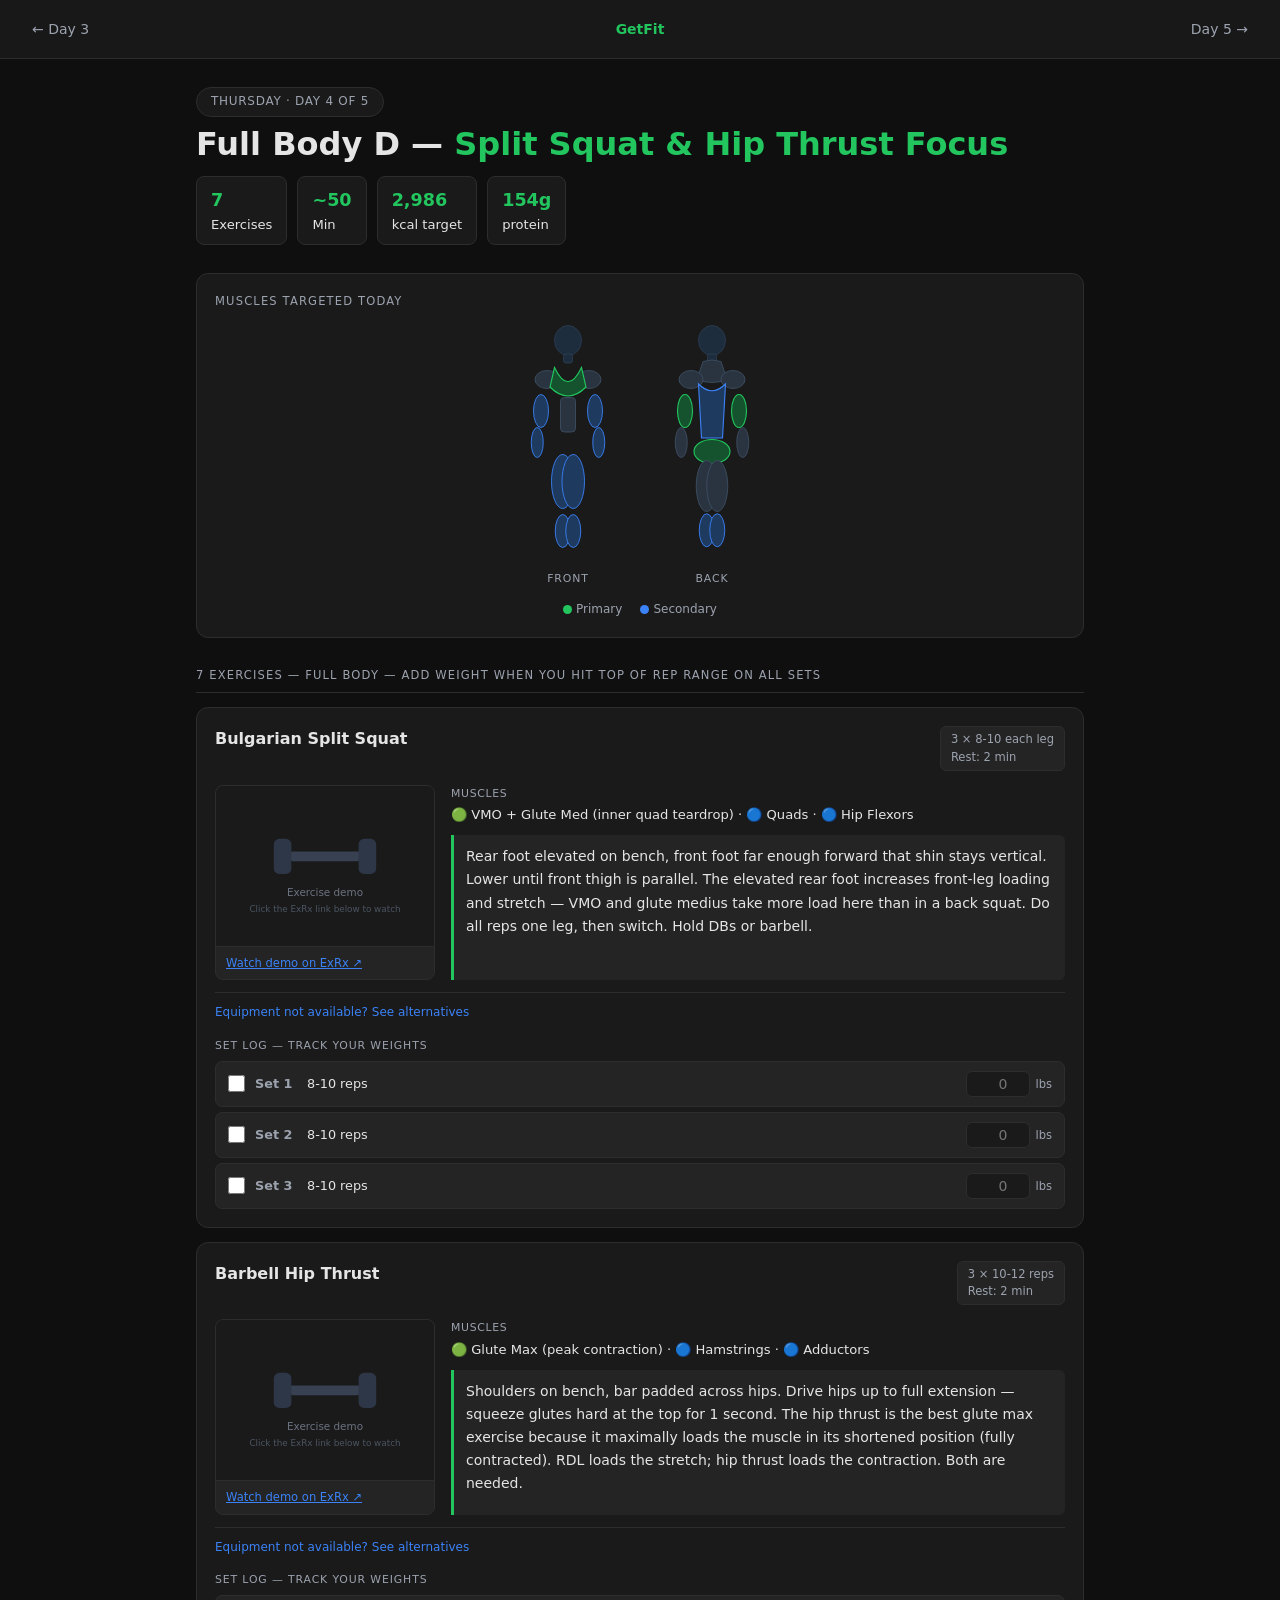
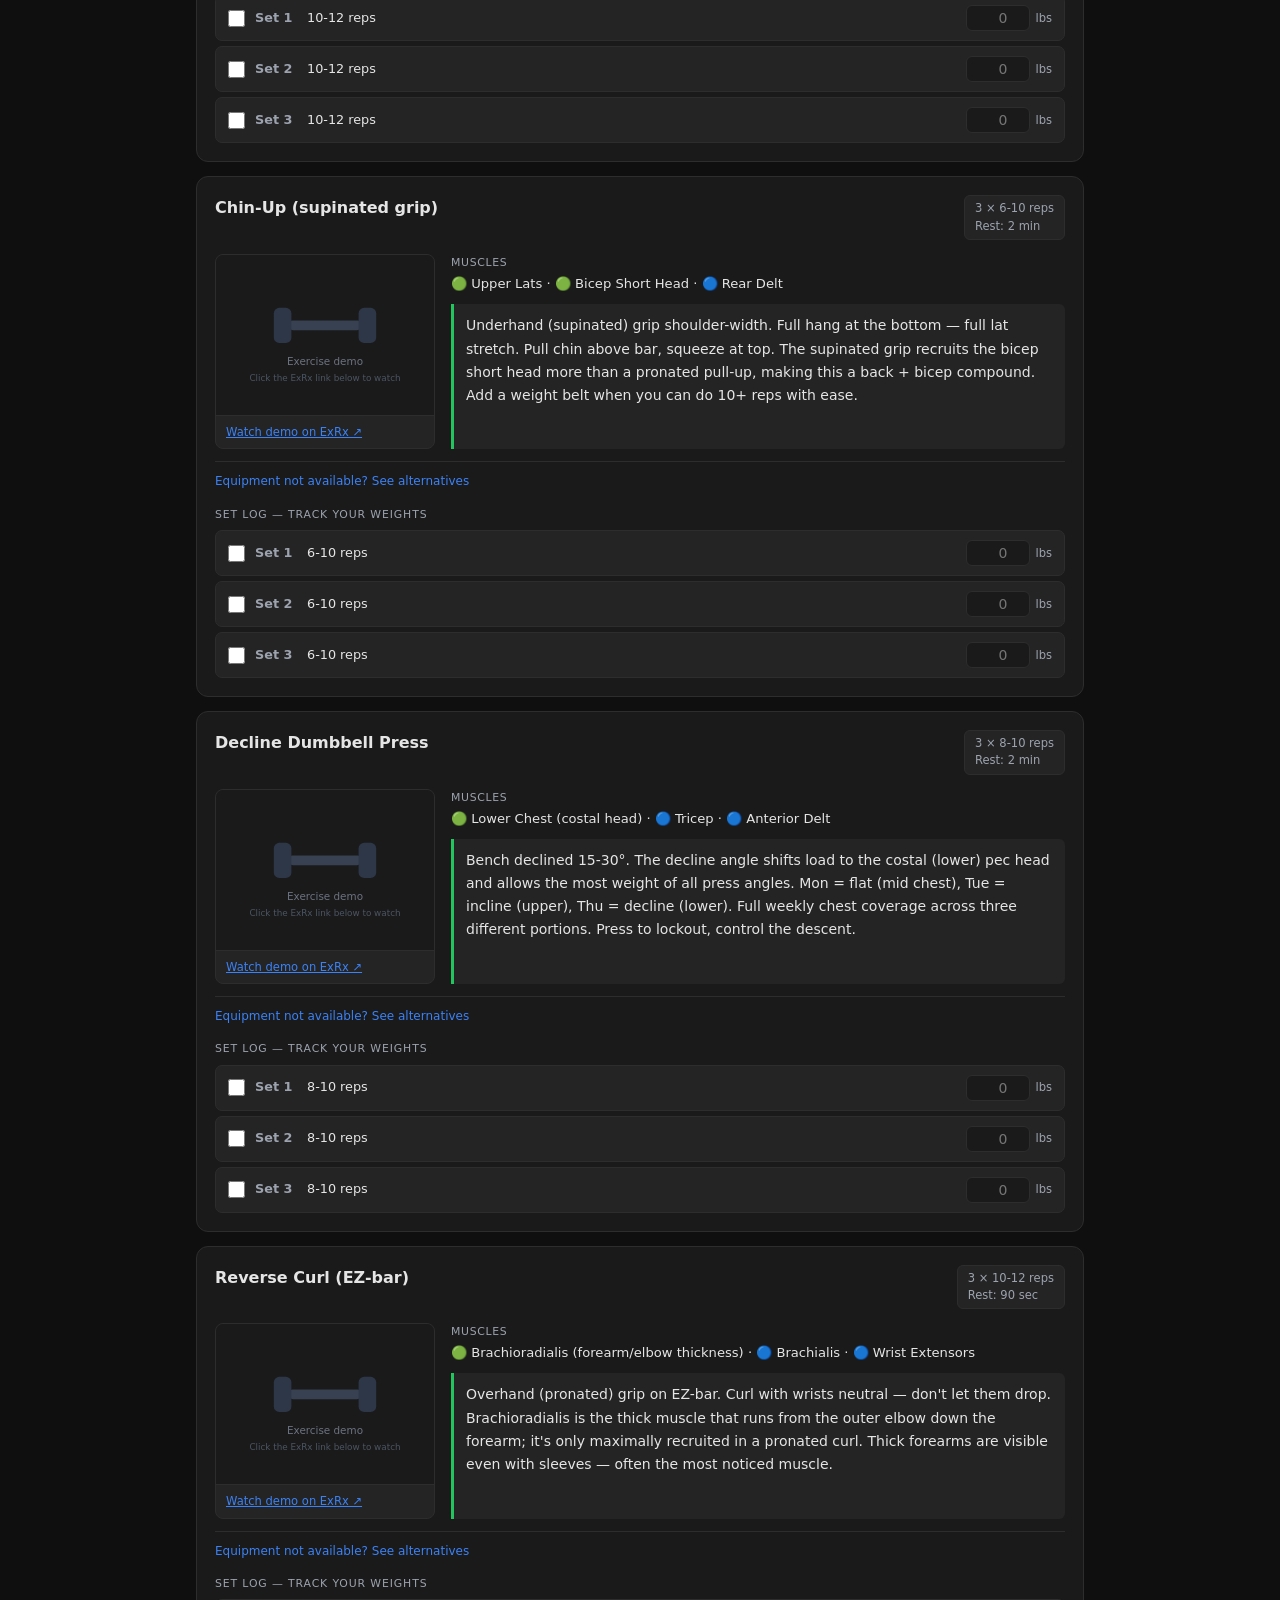
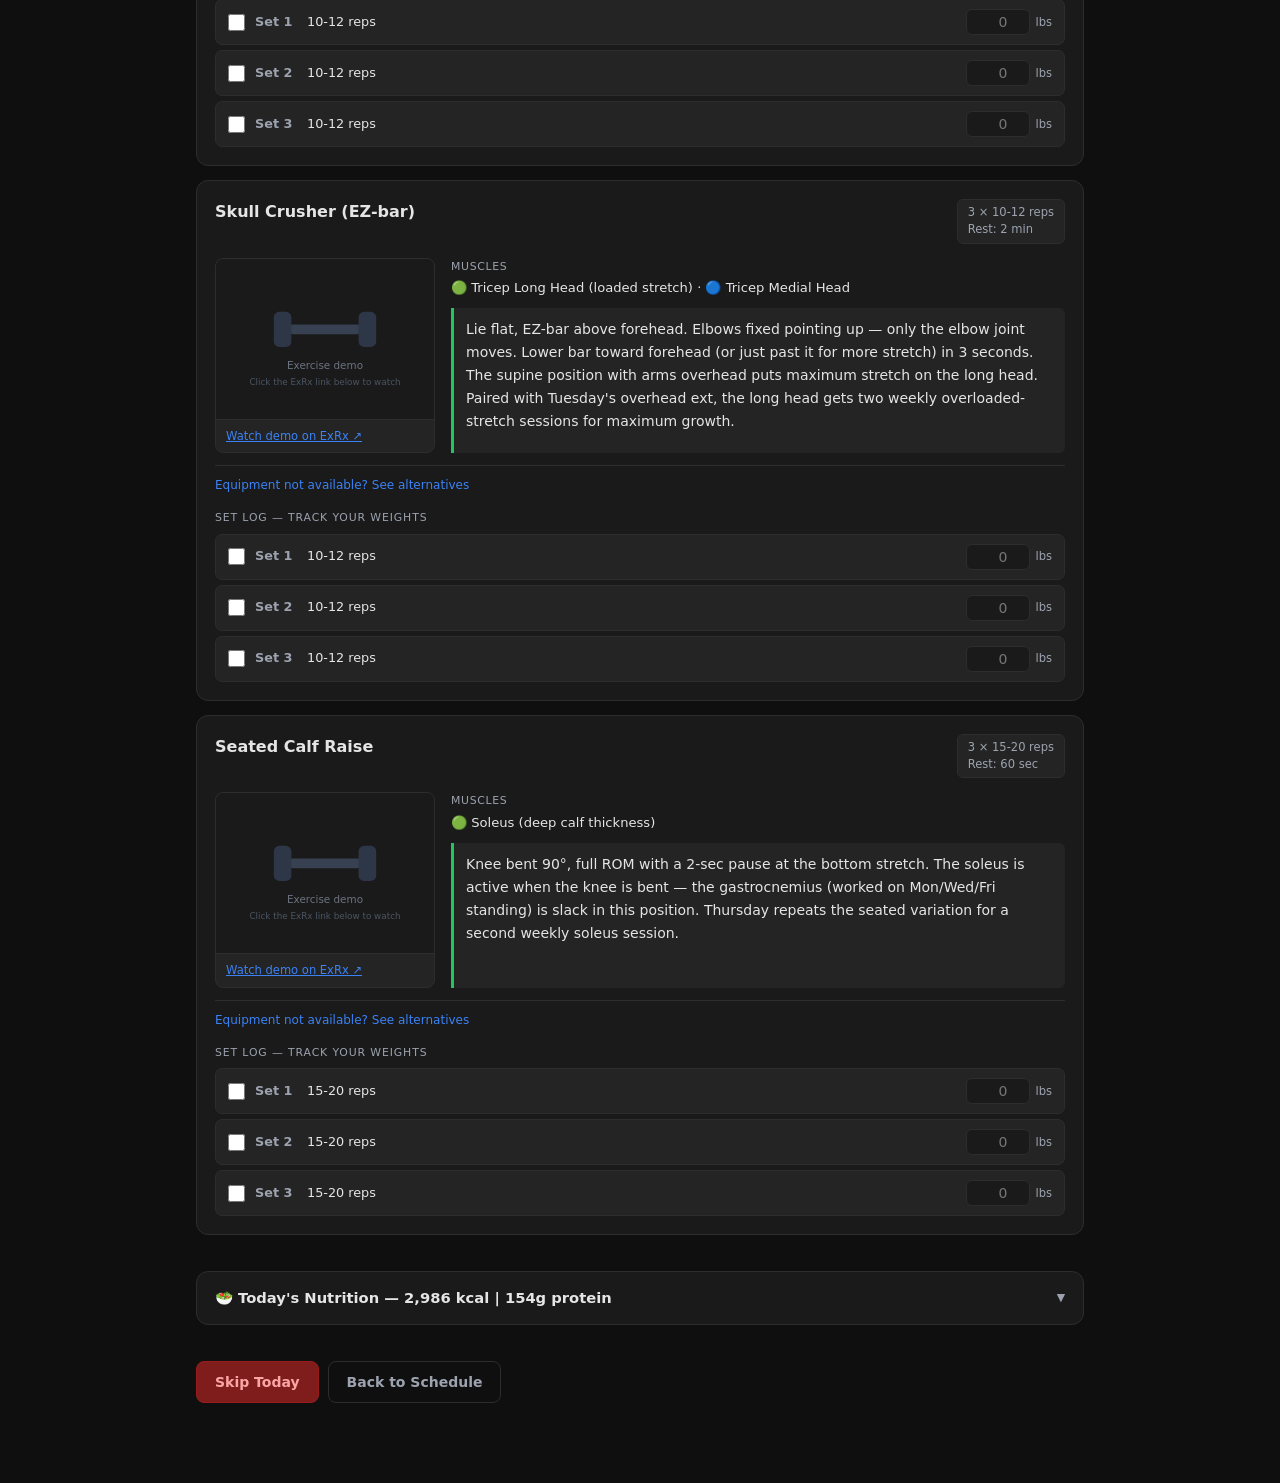
<file: workouts/day4-upper.html>
<!DOCTYPE html>
<html lang="en">
<head>
  <meta charset="UTF-8">
  <meta name="viewport" content="width=device-width, initial-scale=1.0">
  <title>Day 4 — Full Body D | GetFit</title>
  <link rel="stylesheet" href="../assets/style.css">
</head>
<body>
<nav class="site-nav">
  <a class="nav-prev" href="day3-legs.html">← Day 3</a>
  <a class="nav-home" href="index.html">GetFit</a>
  <a class="nav-next" href="day5-lower.html">Day 5 →</a>
</nav>
<div class="page">
  <header class="day-header">
    <div class="day-badge">Thursday · Day 4 of 5</div>
    <h1>Full Body D — <em>Split Squat &amp; Hip Thrust Focus</em></h1>
    <div class="day-stats">
      <div class="stat-chip"><strong>7</strong> Exercises</div>
      <div class="stat-chip"><strong>~50</strong> Min</div>
      <div class="stat-chip"><strong>2,986</strong> kcal target</div>
      <div class="stat-chip"><strong>154g</strong> protein</div>
    </div>
  </header>

  <section class="muscle-map">
    <p class="muscle-map-title">Muscles Targeted Today</p>
    <div class="muscle-figures">
      <figure class="muscle-figure">
        <svg viewBox="0 0 160 310" xmlns="http://www.w3.org/2000/svg">
          <ellipse cx="80" cy="22" rx="18" ry="20" fill="#1e2d3d" stroke="#2d4056" stroke-width="1"/>
          <rect x="74" y="40" width="12" height="12" rx="3" fill="#1e2d3d" stroke="#2d4056" stroke-width="1"/>
          <ellipse cx="52" cy="74" rx="16" ry="12" fill="#2a3441" stroke="#3d4f61" stroke-width="1.2"/>
          <ellipse cx="108" cy="74" rx="16" ry="12" fill="#2a3441" stroke="#3d4f61" stroke-width="1.2"/>
          <path d="M62,58 Q80,96 98,58 L104,84 Q80,108 56,84 Z" fill="#14532d" stroke="#22c55e" stroke-width="1.5"/>
          <ellipse cx="44" cy="116" rx="10" ry="22" fill="#1e3a5f" stroke="#3b82f6" stroke-width="1.2"/>
          <ellipse cx="116" cy="116" rx="10" ry="22" fill="#1e3a5f" stroke="#3b82f6" stroke-width="1.2"/>
          <ellipse cx="39" cy="158" rx="8" ry="20" fill="#1e3a5f" stroke="#3b82f6" stroke-width="1.2"/>
          <ellipse cx="121" cy="158" rx="8" ry="20" fill="#1e3a5f" stroke="#3b82f6" stroke-width="1.2"/>
          <rect x="70" y="98" width="20" height="46" rx="5" fill="#2a3441" stroke="#3d4f61" stroke-width="1.2"/>
          <ellipse cx="73" cy="210" rx="15" ry="36" fill="#1e3a5f" stroke="#3b82f6" stroke-width="1.2"/>
          <ellipse cx="87" cy="210" rx="15" ry="36" fill="#1e3a5f" stroke="#3b82f6" stroke-width="1.2"/>
          <ellipse cx="73" cy="276" rx="10" ry="22" fill="#1e3a5f" stroke="#3b82f6" stroke-width="1.2"/>
          <ellipse cx="87" cy="276" rx="10" ry="22" fill="#1e3a5f" stroke="#3b82f6" stroke-width="1.2"/>
        </svg>
        <figcaption>Front</figcaption>
      </figure>
      <figure class="muscle-figure">
        <svg viewBox="0 0 160 310" xmlns="http://www.w3.org/2000/svg">
          <ellipse cx="80" cy="22" rx="18" ry="20" fill="#1e2d3d" stroke="#2d4056" stroke-width="1"/>
          <rect x="74" y="40" width="12" height="12" rx="3" fill="#1e2d3d" stroke="#2d4056" stroke-width="1"/>
          <path d="M68,50 Q80,46 92,50 L100,74 Q80,82 60,74 Z" fill="#2a3441" stroke="#3d4f61" stroke-width="1.2"/>
          <ellipse cx="52" cy="74" rx="16" ry="12" fill="#2a3441" stroke="#3d4f61" stroke-width="1.2"/>
          <ellipse cx="108" cy="74" rx="16" ry="12" fill="#2a3441" stroke="#3d4f61" stroke-width="1.2"/>
          <path d="M62,80 L66,152 L94,152 L98,80 Q80,98 62,80 Z" fill="#1e3a5f" stroke="#3b82f6" stroke-width="1.5"/>
          <ellipse cx="44" cy="116" rx="10" ry="22" fill="#14532d" stroke="#22c55e" stroke-width="1.5"/>
          <ellipse cx="116" cy="116" rx="10" ry="22" fill="#14532d" stroke="#22c55e" stroke-width="1.5"/>
          <ellipse cx="39" cy="158" rx="8" ry="20" fill="#2a3441" stroke="#3d4f61" stroke-width="1.2"/>
          <ellipse cx="121" cy="158" rx="8" ry="20" fill="#2a3441" stroke="#3d4f61" stroke-width="1.2"/>
          <ellipse cx="80" cy="170" rx="24" ry="16" fill="#14532d" stroke="#22c55e" stroke-width="1.5"/>
          <ellipse cx="73" cy="216" rx="14" ry="34" fill="#2a3441" stroke="#3d4f61" stroke-width="1.2"/>
          <ellipse cx="87" cy="216" rx="14" ry="34" fill="#2a3441" stroke="#3d4f61" stroke-width="1.2"/>
          <ellipse cx="73" cy="275" rx="10" ry="22" fill="#1e3a5f" stroke="#3b82f6" stroke-width="1.2"/>
          <ellipse cx="87" cy="275" rx="10" ry="22" fill="#1e3a5f" stroke="#3b82f6" stroke-width="1.2"/>
        </svg>
        <figcaption>Back</figcaption>
      </figure>
    </div>
    <div class="muscle-legend">
      <span><span class="ldot" style="background:#22c55e"></span>Primary</span>
      <span><span class="ldot" style="background:#3b82f6"></span>Secondary</span>
    </div>
  </section>

  <section>
    <p class="section-hd">7 exercises — full body — add weight when you hit top of rep range on all sets</p>

    <article class="exercise-card" data-day="4" data-exercise="bulgarian-split-squat" data-sets="3" data-reps="8-10">
      <div class="exercise-header"><h3>Bulgarian Split Squat</h3><span class="exercise-meta">3 × 8-10 each leg<br>Rest: 2 min</span></div>
      <div class="exercise-body">
        <figure class="exercise-demo">
          <img src="../assets/exercise-placeholder.svg" alt="Bulgarian split squat — rear foot elevated, front knee tracks over toe" loading="lazy">
          <figcaption><a href="https://exrx.net/WeightExercises/Quadriceps/DBBulgarianSplitSquat" target="_blank" rel="noopener">Watch demo on ExRx ↗</a></figcaption>
        </figure>
        <div class="exercise-info">
          <div class="muscles-line"><span class="label">Muscles</span>🟢 VMO + Glute Med (inner quad teardrop) · 🔵 Quads · 🔵 Hip Flexors</div>
          <p class="cue">Rear foot elevated on bench, front foot far enough forward that shin stays vertical. Lower until front thigh is parallel. The elevated rear foot increases front-leg loading and stretch — VMO and glute medius take more load here than in a back squat. Do all reps one leg, then switch. Hold DBs or barbell.</p>
        </div>
      </div>
      <details class="substitutes"><summary>Equipment not available? See alternatives</summary>
        <div class="substitutes-body">
          <div class="sub-item"><strong>Walking Lunge</strong><span>Hold DBs, alternate legs. 3×12-15 each leg.</span></div>
          <div class="sub-item"><strong>Rear-Foot-Elevated DB Split Squat</strong><span>Same but without the elevation height. Same sets/reps.</span></div>
          <div class="sub-item"><strong>Step-Up (weighted)</strong><span>Box or bench step. 3×10-12 each leg.</span></div>
        </div>
      </details>
      <div class="set-log" data-day="4" data-exercise="bulgarian-split-squat" data-sets="3" data-reps="8-10"></div>
    </article>

    <article class="exercise-card" data-day="4" data-exercise="hip-thrust" data-sets="3" data-reps="10-12">
      <div class="exercise-header"><h3>Barbell Hip Thrust</h3><span class="exercise-meta">3 × 10-12 reps<br>Rest: 2 min</span></div>
      <div class="exercise-body">
        <figure class="exercise-demo">
          <img src="../assets/exercise-placeholder.svg" alt="Hip thrust — shoulders on bench, drive hips to full extension, squeeze glutes" loading="lazy">
          <figcaption><a href="https://exrx.net/WeightExercises/GluteusMaximus/BBHipThrust" target="_blank" rel="noopener">Watch demo on ExRx ↗</a></figcaption>
        </figure>
        <div class="exercise-info">
          <div class="muscles-line"><span class="label">Muscles</span>🟢 Glute Max (peak contraction) · 🔵 Hamstrings · 🔵 Adductors</div>
          <p class="cue">Shoulders on bench, bar padded across hips. Drive hips up to full extension — squeeze glutes hard at the top for 1 second. The hip thrust is the best glute max exercise because it maximally loads the muscle in its shortened position (fully contracted). RDL loads the stretch; hip thrust loads the contraction. Both are needed.</p>
        </div>
      </div>
      <details class="substitutes"><summary>Equipment not available? See alternatives</summary>
        <div class="substitutes-body">
          <div class="sub-item"><strong>DB Hip Thrust</strong><span>Dumbbell on hips instead of barbell. Same sets/reps.</span></div>
          <div class="sub-item"><strong>Glute Bridge (floor)</strong><span>No bench needed. Less ROM but same muscle. 3×15-20.</span></div>
          <div class="sub-item"><strong>Cable Pull-Through</strong><span>Face away from cable stack, hinge and thrust. 3×12-15.</span></div>
        </div>
      </details>
      <div class="set-log" data-day="4" data-exercise="hip-thrust" data-sets="3" data-reps="10-12"></div>
    </article>

    <article class="exercise-card" data-day="4" data-exercise="chin-up" data-sets="3" data-reps="6-10">
      <div class="exercise-header"><h3>Chin-Up (supinated grip)</h3><span class="exercise-meta">3 × 6-10 reps<br>Rest: 2 min</span></div>
      <div class="exercise-body">
        <figure class="exercise-demo">
          <img src="../assets/exercise-placeholder.svg" alt="Chin-up — underhand grip, pull chin over bar, full hang at bottom" loading="lazy">
          <figcaption><a href="https://exrx.net/WeightExercises/LatissimusDorsi/WAUnderhandChinup" target="_blank" rel="noopener">Watch demo on ExRx ↗</a></figcaption>
        </figure>
        <div class="exercise-info">
          <div class="muscles-line"><span class="label">Muscles</span>🟢 Upper Lats · 🟢 Bicep Short Head · 🔵 Rear Delt</div>
          <p class="cue">Underhand (supinated) grip shoulder-width. Full hang at the bottom — full lat stretch. Pull chin above bar, squeeze at top. The supinated grip recruits the bicep short head more than a pronated pull-up, making this a back + bicep compound. Add a weight belt when you can do 10+ reps with ease.</p>
        </div>
      </div>
      <details class="substitutes"><summary>Equipment not available? See alternatives</summary>
        <div class="substitutes-body">
          <div class="sub-item"><strong>Assisted Chin-Up Machine</strong><span>Build toward bodyweight. Same sets/reps.</span></div>
          <div class="sub-item"><strong>Close-Grip Lat Pulldown</strong><span>Underhand grip, pull to upper chest. Same sets/reps.</span></div>
          <div class="sub-item"><strong>Resistance Band Chin-Up</strong><span>Band around knees for assistance. Same sets/reps.</span></div>
        </div>
      </details>
      <div class="set-log" data-day="4" data-exercise="chin-up" data-sets="3" data-reps="6-10"></div>
    </article>

    <article class="exercise-card" data-day="4" data-exercise="decline-press" data-sets="3" data-reps="8-10">
      <div class="exercise-header"><h3>Decline Dumbbell Press</h3><span class="exercise-meta">3 × 8-10 reps<br>Rest: 2 min</span></div>
      <div class="exercise-body">
        <figure class="exercise-demo">
          <img src="../assets/exercise-placeholder.svg" alt="Decline dumbbell press — bench declined 15-30°, targets lower chest" loading="lazy">
          <figcaption><a href="https://exrx.net/WeightExercises/PectoralMajor/DBDeclineBenchPress" target="_blank" rel="noopener">Watch demo on ExRx ↗</a></figcaption>
        </figure>
        <div class="exercise-info">
          <div class="muscles-line"><span class="label">Muscles</span>🟢 Lower Chest (costal head) · 🔵 Tricep · 🔵 Anterior Delt</div>
          <p class="cue">Bench declined 15-30°. The decline angle shifts load to the costal (lower) pec head and allows the most weight of all press angles. Mon = flat (mid chest), Tue = incline (upper), Thu = decline (lower). Full weekly chest coverage across three different portions. Press to lockout, control the descent.</p>
        </div>
      </div>
      <details class="substitutes"><summary>Equipment not available? See alternatives</summary>
        <div class="substitutes-body">
          <div class="sub-item"><strong>Weighted Dip</strong><span>Lean forward slightly to target lower chest. 3×8-10.</span></div>
          <div class="sub-item"><strong>High-to-Low Cable Fly</strong><span>Anchor high, pull downward. Hits lower chest well. 3×12-15.</span></div>
          <div class="sub-item"><strong>Decline Barbell Press</strong><span>Barbell version. Same sets/reps.</span></div>
        </div>
      </details>
      <div class="set-log" data-day="4" data-exercise="decline-press" data-sets="3" data-reps="8-10"></div>
    </article>

    <article class="exercise-card" data-day="4" data-exercise="reverse-curl" data-sets="3" data-reps="10-12">
      <div class="exercise-header"><h3>Reverse Curl (EZ-bar)</h3><span class="exercise-meta">3 × 10-12 reps<br>Rest: 90 sec</span></div>
      <div class="exercise-body">
        <figure class="exercise-demo">
          <img src="../assets/exercise-placeholder.svg" alt="Reverse curl — overhand grip, wrists neutral, forearm and brachioradialis" loading="lazy">
          <figcaption><a href="https://exrx.net/WeightExercises/Brachioradialis/BBReverseCurl" target="_blank" rel="noopener">Watch demo on ExRx ↗</a></figcaption>
        </figure>
        <div class="exercise-info">
          <div class="muscles-line"><span class="label">Muscles</span>🟢 Brachioradialis (forearm/elbow thickness) · 🔵 Brachialis · 🔵 Wrist Extensors</div>
          <p class="cue">Overhand (pronated) grip on EZ-bar. Curl with wrists neutral — don't let them drop. Brachioradialis is the thick muscle that runs from the outer elbow down the forearm; it's only maximally recruited in a pronated curl. Thick forearms are visible even with sleeves — often the most noticed muscle.</p>
        </div>
      </div>
      <details class="substitutes"><summary>Equipment not available? See alternatives</summary>
        <div class="substitutes-body">
          <div class="sub-item"><strong>DB Reverse Curl</strong><span>Overhand grip DBs. Same sets/reps.</span></div>
          <div class="sub-item"><strong>Cable Reverse Curl</strong><span>Straight bar, overhand. Constant tension. 3×12-15.</span></div>
          <div class="sub-item"><strong>Zottman Curl</strong><span>Curl up supinated, rotate to pronated on the way down. Same sets/reps.</span></div>
        </div>
      </details>
      <div class="set-log" data-day="4" data-exercise="reverse-curl" data-sets="3" data-reps="10-12"></div>
    </article>

    <article class="exercise-card" data-day="4" data-exercise="skull-crusher" data-sets="3" data-reps="10-12">
      <div class="exercise-header"><h3>Skull Crusher (EZ-bar)</h3><span class="exercise-meta">3 × 10-12 reps<br>Rest: 2 min</span></div>
      <div class="exercise-body">
        <figure class="exercise-demo">
          <img src="../assets/exercise-placeholder.svg" alt="Skull crusher — elbows fixed, lower EZ-bar toward forehead, max long head stretch" loading="lazy">
          <figcaption><a href="https://exrx.net/WeightExercises/Triceps/EZLyingExtension" target="_blank" rel="noopener">Watch demo on ExRx ↗</a></figcaption>
        </figure>
        <div class="exercise-info">
          <div class="muscles-line"><span class="label">Muscles</span>🟢 Tricep Long Head (loaded stretch) · 🔵 Tricep Medial Head</div>
          <p class="cue">Lie flat, EZ-bar above forehead. Elbows fixed pointing up — only the elbow joint moves. Lower bar toward forehead (or just past it for more stretch) in 3 seconds. The supine position with arms overhead puts maximum stretch on the long head. Paired with Tuesday's overhead ext, the long head gets two weekly overloaded-stretch sessions for maximum growth.</p>
        </div>
      </div>
      <details class="substitutes"><summary>Equipment not available? See alternatives</summary>
        <div class="substitutes-body">
          <div class="sub-item"><strong>DB Skull Crusher</strong><span>Two DBs, same movement. Same sets/reps.</span></div>
          <div class="sub-item"><strong>Cable Skull Crusher</strong><span>Floor pulley, lie on bench. Constant tension. 3×12-15.</span></div>
          <div class="sub-item"><strong>Close-Grip Bench Press</strong><span>Hands shoulder-width, lower to chest. 3×10-12.</span></div>
        </div>
      </details>
      <div class="set-log" data-day="4" data-exercise="skull-crusher" data-sets="3" data-reps="10-12"></div>
    </article>

    <article class="exercise-card" data-day="4" data-exercise="seated-calf-raise-d4" data-sets="3" data-reps="15-20">
      <div class="exercise-header"><h3>Seated Calf Raise</h3><span class="exercise-meta">3 × 15-20 reps<br>Rest: 60 sec</span></div>
      <div class="exercise-body">
        <figure class="exercise-demo">
          <img src="../assets/exercise-placeholder.svg" alt="Seated calf raise — knee bent 90°, isolates soleus, full ROM" loading="lazy">
          <figcaption><a href="https://exrx.net/WeightExercises/Soleus/BBSeatedCalfRaise" target="_blank" rel="noopener">Watch demo on ExRx ↗</a></figcaption>
        </figure>
        <div class="exercise-info">
          <div class="muscles-line"><span class="label">Muscles</span>🟢 Soleus (deep calf thickness)</div>
          <p class="cue">Knee bent 90°, full ROM with a 2-sec pause at the bottom stretch. The soleus is active when the knee is bent — the gastrocnemius (worked on Mon/Wed/Fri standing) is slack in this position. Thursday repeats the seated variation for a second weekly soleus session.</p>
        </div>
      </div>
      <details class="substitutes"><summary>Equipment not available? See alternatives</summary>
        <div class="substitutes-body">
          <div class="sub-item"><strong>DB Seated Calf Raise</strong><span>Plate under toes, dumbbell on knee. Same motion.</span></div>
          <div class="sub-item"><strong>Leg Press Calf Raise (slight knee bend)</strong><span>Keep knees bent throughout. Same sets/reps.</span></div>
          <div class="sub-item"><strong>Single-Leg Seated Raise</strong><span>Alternate legs on a step plate. 3×20 each.</span></div>
        </div>
      </details>
      <div class="set-log" data-day="4" data-exercise="seated-calf-raise-d4" data-sets="3" data-reps="15-20"></div>
    </article>
  </section>

  <details class="nutrition-details">
    <summary>🥗 Today's Nutrition — 2,986 kcal | 154g protein</summary>
    <div class="nutrition-body">
      <div class="macro-row">
        <div class="macro-chip"><span class="mv">2,986</span><span class="ml">Calories</span></div>
        <div class="macro-chip"><span class="mv">154g</span><span class="ml">Protein</span></div>
        <div class="macro-chip"><span class="mv">326g</span><span class="ml">Carbs</span></div>
        <div class="macro-chip"><span class="mv">119g</span><span class="ml">Fat</span></div>
      </div>
      <div class="meal-table">
        <div class="meal-row"><span class="meal-time">7–8 am<br>Breakfast</span><span>4 scrambled eggs + 2 whole-grain toast + 1 cup oats + banana</span><span class="meal-kcal">~700 kcal<br>55P/90C/25F</span></div>
        <div class="meal-row"><span class="meal-time">9 am<br>Pre-workout</span><span>Whey shake + 4 rice cakes + 1 tbsp peanut butter</span><span class="meal-kcal">~380 kcal<br>35P/50C/8F</span></div>
        <div class="meal-row"><span class="meal-time">10:15 am<br>Post-workout</span><span>Whey shake + 1 cup white rice + banana</span><span class="meal-kcal">~420 kcal<br>35P/80C/5F</span></div>
        <div class="meal-row"><span class="meal-time">12:30 pm<br>Lunch</span><span>200g chicken breast + 1.5 cups brown rice + broccoli + olive oil</span><span class="meal-kcal">~720 kcal<br>55P/70C/18F</span></div>
        <div class="meal-row"><span class="meal-time">3:30 pm<br>Snack</span><span>200g Greek yogurt + 40g granola + mixed berries</span><span class="meal-kcal">~380 kcal<br>20P/50C/8F</span></div>
        <div class="meal-row"><span class="meal-time">7 pm<br>Dinner</span><span>180g salmon or lean beef + 200g sweet potato + salad + ¼ avocado</span><span class="meal-kcal">~650 kcal<br>45P/55C/30F</span></div>
      </div>
      <p class="nutrition-note">💡 White rice post-workout only. Brown rice all other meals. <a href="../nutrition/calorie-targets.html">Full nutrition math →</a></p>
    </div>
  </details>

  <div class="action-bar">
    <button class="btn btn-danger" id="btn-skip">Skip Today</button>
    <a class="btn btn-ghost" href="index.html">Back to Schedule</a>
  </div>
  <div class="skip-notice" id="skip-notice" role="alert">✓ Today skipped. Schedule adjusts automatically.</div>
</div>
<script src="../assets/tracker.js"></script>
</body>
</html>
</file>
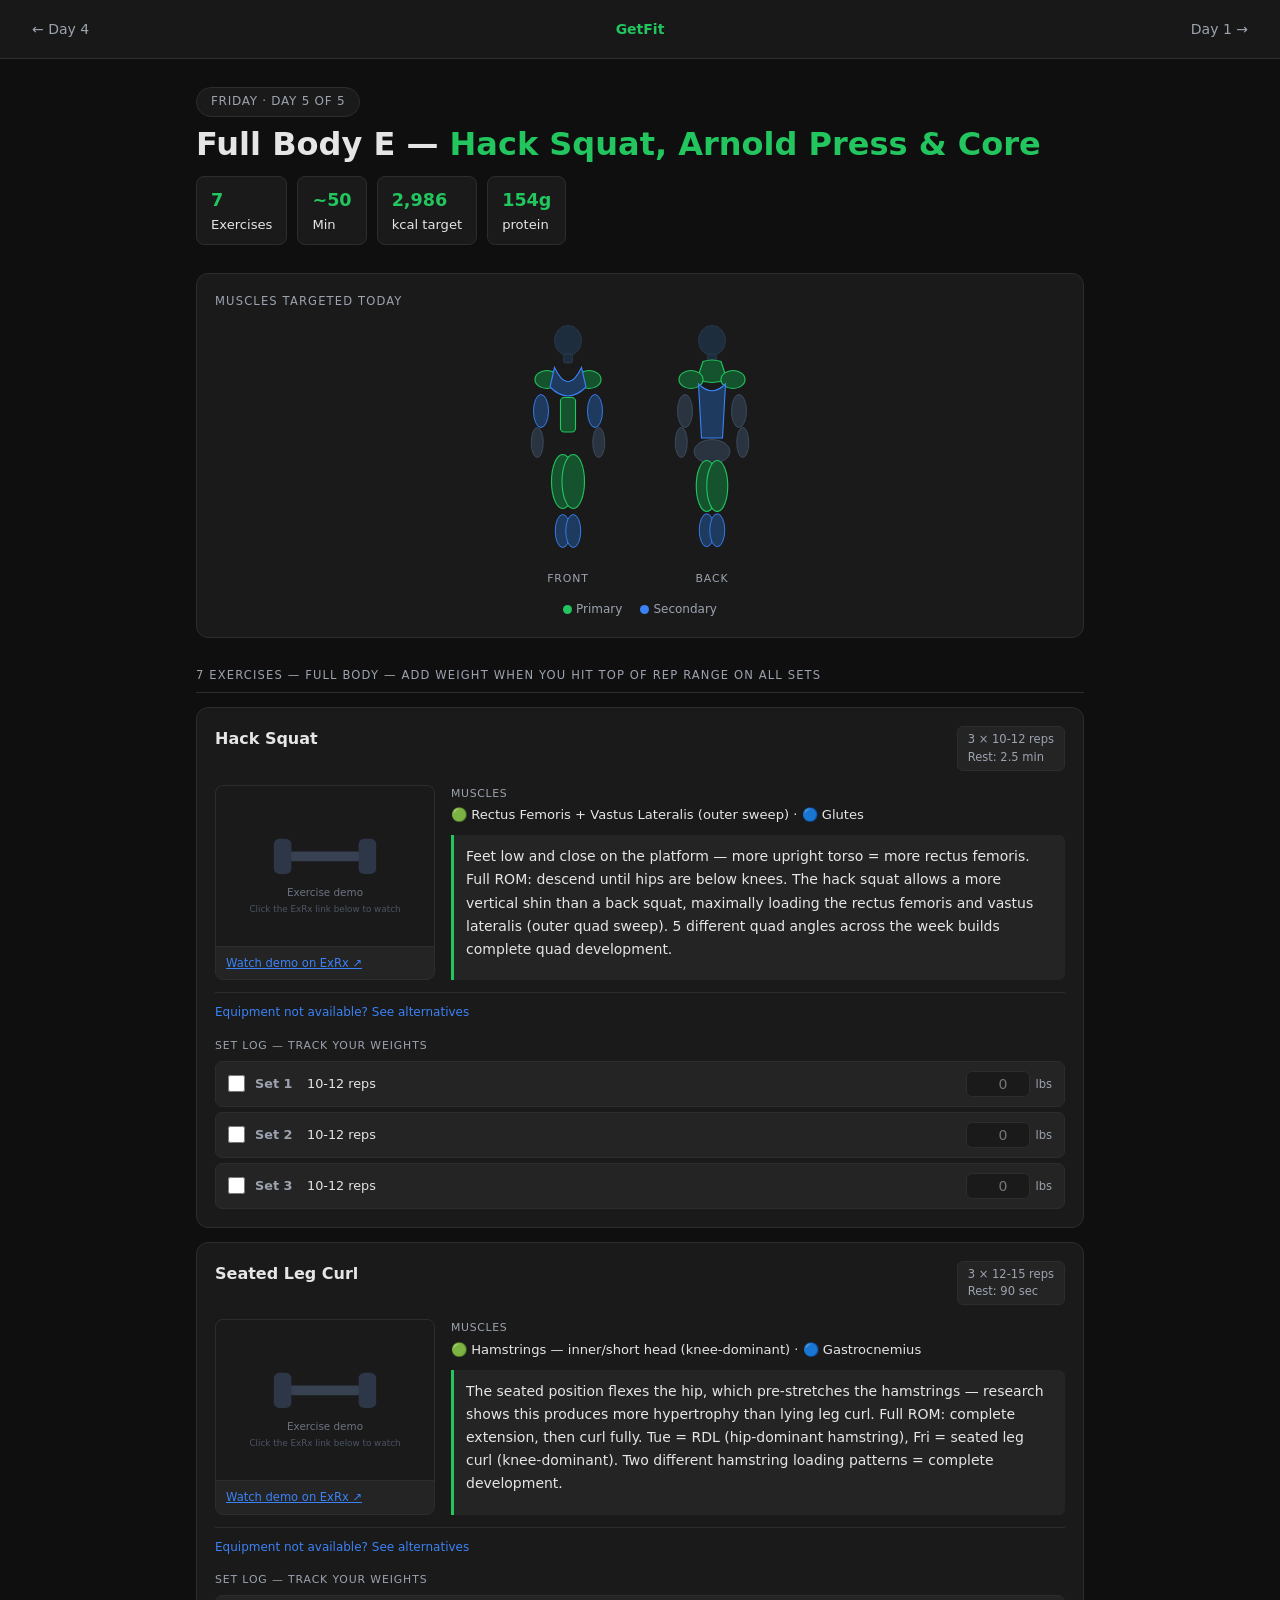
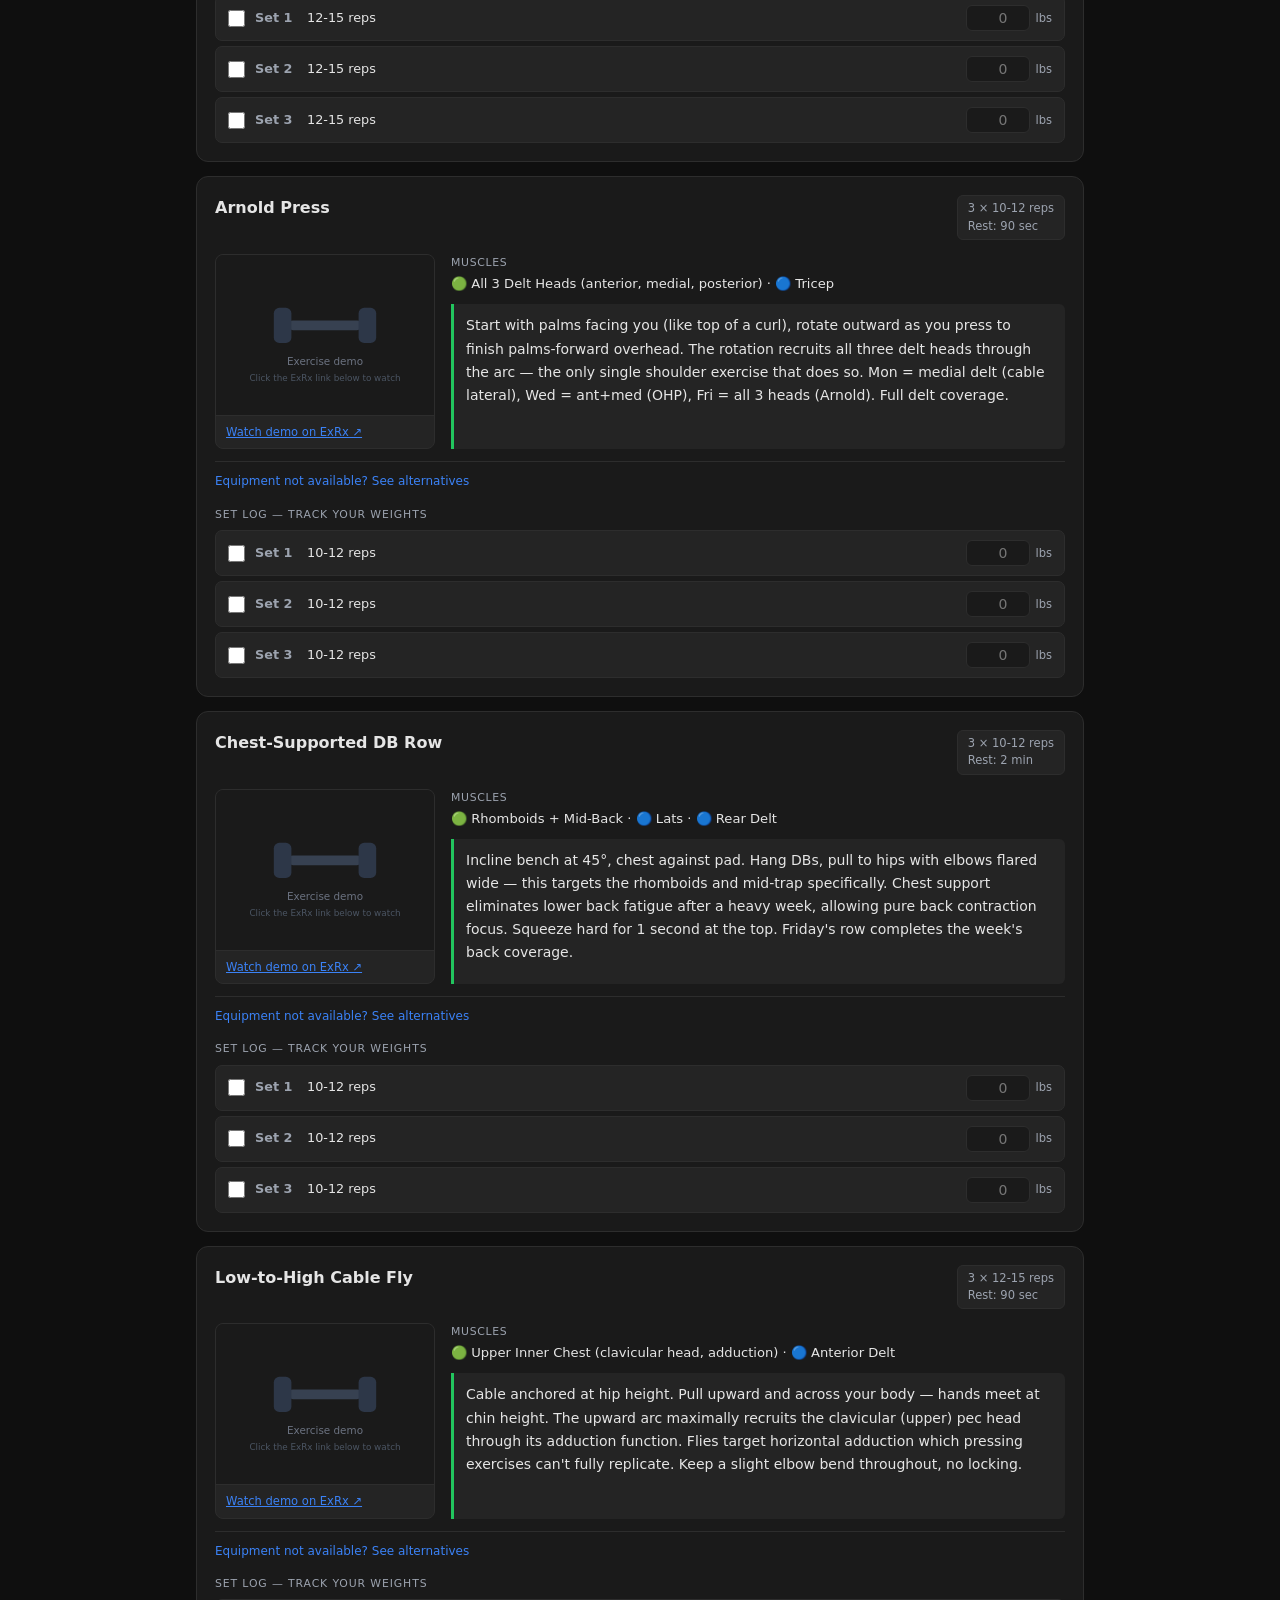
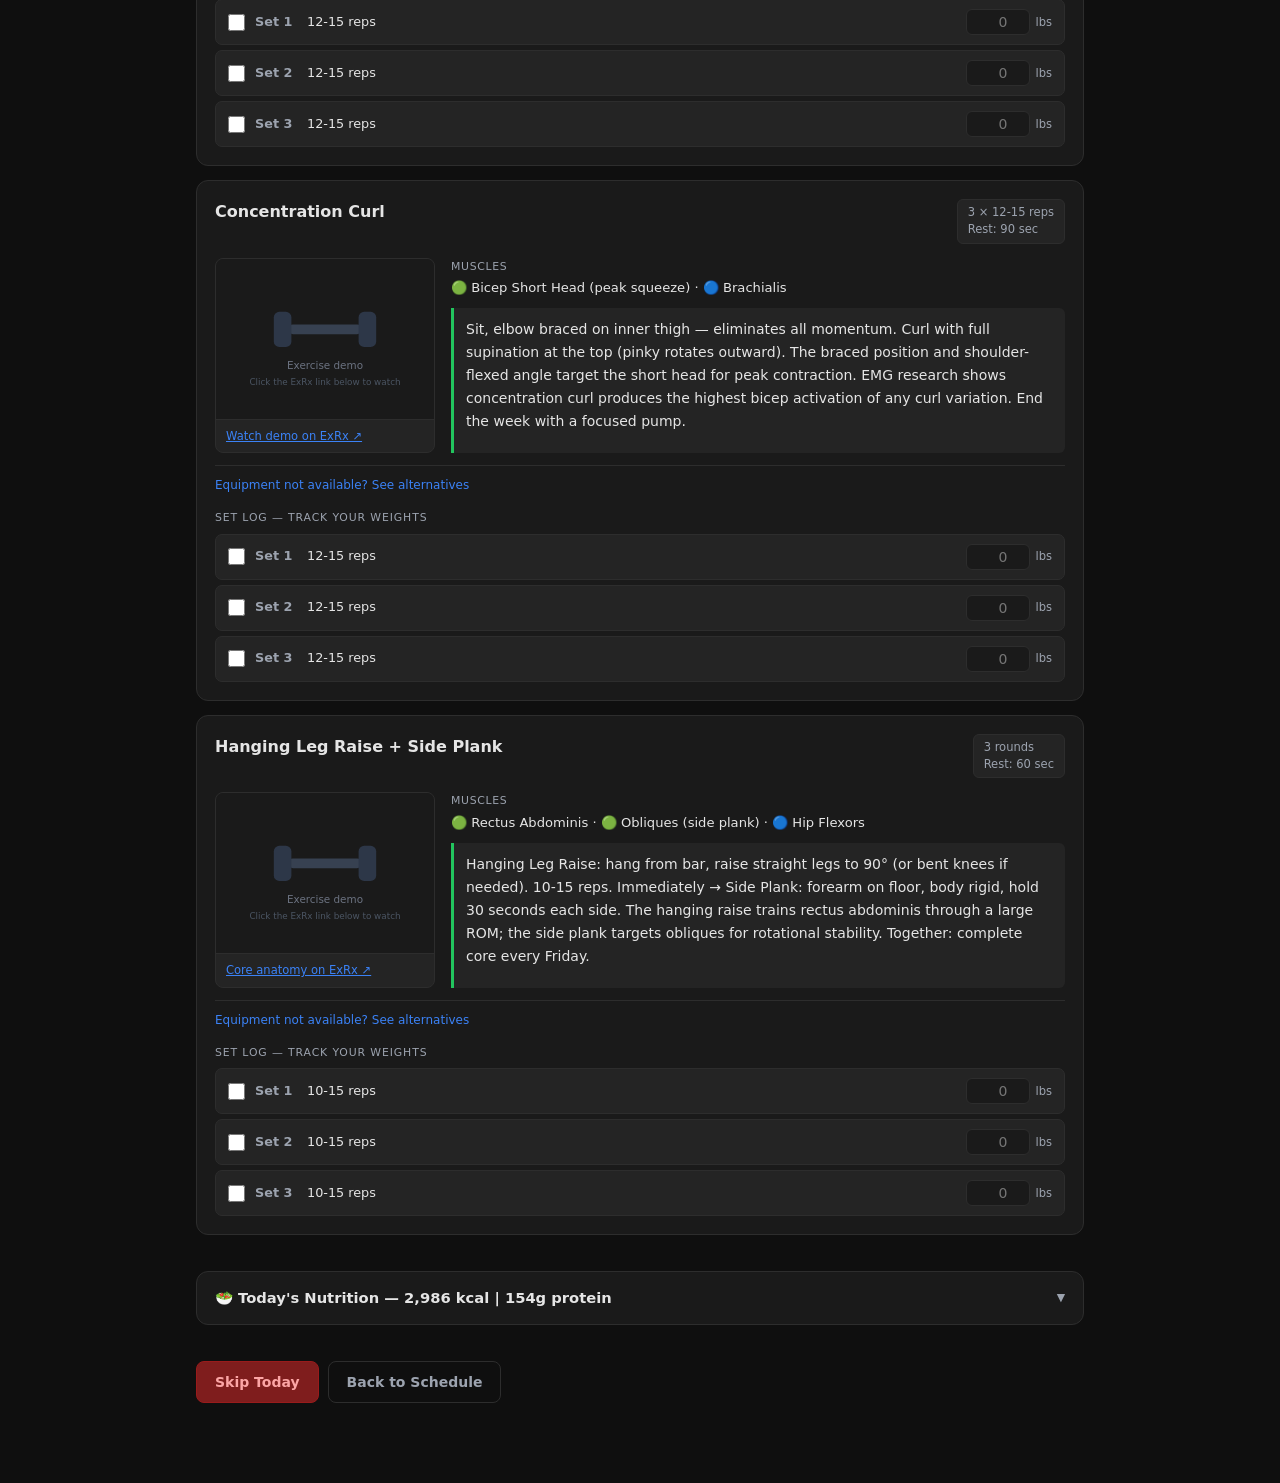
<file: workouts/day5-lower.html>
<!DOCTYPE html>
<html lang="en">
<head>
  <meta charset="UTF-8">
  <meta name="viewport" content="width=device-width, initial-scale=1.0">
  <title>Day 5 — Full Body E | GetFit</title>
  <link rel="stylesheet" href="../assets/style.css">
</head>
<body>
<nav class="site-nav">
  <a class="nav-prev" href="day4-upper.html">← Day 4</a>
  <a class="nav-home" href="index.html">GetFit</a>
  <a class="nav-next" href="day1-push.html">Day 1 →</a>
</nav>
<div class="page">
  <header class="day-header">
    <div class="day-badge">Friday · Day 5 of 5</div>
    <h1>Full Body E — <em>Hack Squat, Arnold Press &amp; Core</em></h1>
    <div class="day-stats">
      <div class="stat-chip"><strong>7</strong> Exercises</div>
      <div class="stat-chip"><strong>~50</strong> Min</div>
      <div class="stat-chip"><strong>2,986</strong> kcal target</div>
      <div class="stat-chip"><strong>154g</strong> protein</div>
    </div>
  </header>

  <section class="muscle-map">
    <p class="muscle-map-title">Muscles Targeted Today</p>
    <div class="muscle-figures">
      <figure class="muscle-figure">
        <svg viewBox="0 0 160 310" xmlns="http://www.w3.org/2000/svg">
          <ellipse cx="80" cy="22" rx="18" ry="20" fill="#1e2d3d" stroke="#2d4056" stroke-width="1"/>
          <rect x="74" y="40" width="12" height="12" rx="3" fill="#1e2d3d" stroke="#2d4056" stroke-width="1"/>
          <ellipse cx="52" cy="74" rx="16" ry="12" fill="#14532d" stroke="#22c55e" stroke-width="1.5"/>
          <ellipse cx="108" cy="74" rx="16" ry="12" fill="#14532d" stroke="#22c55e" stroke-width="1.5"/>
          <path d="M62,58 Q80,96 98,58 L104,84 Q80,108 56,84 Z" fill="#1e3a5f" stroke="#3b82f6" stroke-width="1.5"/>
          <ellipse cx="44" cy="116" rx="10" ry="22" fill="#1e3a5f" stroke="#3b82f6" stroke-width="1.2"/>
          <ellipse cx="116" cy="116" rx="10" ry="22" fill="#1e3a5f" stroke="#3b82f6" stroke-width="1.2"/>
          <ellipse cx="39" cy="158" rx="8" ry="20" fill="#2a3441" stroke="#3d4f61" stroke-width="1.2"/>
          <ellipse cx="121" cy="158" rx="8" ry="20" fill="#2a3441" stroke="#3d4f61" stroke-width="1.2"/>
          <rect x="70" y="98" width="20" height="46" rx="5" fill="#14532d" stroke="#22c55e" stroke-width="1.5"/>
          <ellipse cx="73" cy="210" rx="15" ry="36" fill="#14532d" stroke="#22c55e" stroke-width="1.5"/>
          <ellipse cx="87" cy="210" rx="15" ry="36" fill="#14532d" stroke="#22c55e" stroke-width="1.5"/>
          <ellipse cx="73" cy="276" rx="10" ry="22" fill="#1e3a5f" stroke="#3b82f6" stroke-width="1.2"/>
          <ellipse cx="87" cy="276" rx="10" ry="22" fill="#1e3a5f" stroke="#3b82f6" stroke-width="1.2"/>
        </svg>
        <figcaption>Front</figcaption>
      </figure>
      <figure class="muscle-figure">
        <svg viewBox="0 0 160 310" xmlns="http://www.w3.org/2000/svg">
          <ellipse cx="80" cy="22" rx="18" ry="20" fill="#1e2d3d" stroke="#2d4056" stroke-width="1"/>
          <rect x="74" y="40" width="12" height="12" rx="3" fill="#1e2d3d" stroke="#2d4056" stroke-width="1"/>
          <path d="M68,50 Q80,46 92,50 L100,74 Q80,82 60,74 Z" fill="#14532d" stroke="#22c55e" stroke-width="1.5"/>
          <ellipse cx="52" cy="74" rx="16" ry="12" fill="#14532d" stroke="#22c55e" stroke-width="1.5"/>
          <ellipse cx="108" cy="74" rx="16" ry="12" fill="#14532d" stroke="#22c55e" stroke-width="1.5"/>
          <path d="M62,80 L66,152 L94,152 L98,80 Q80,98 62,80 Z" fill="#1e3a5f" stroke="#3b82f6" stroke-width="1.5"/>
          <ellipse cx="44" cy="116" rx="10" ry="22" fill="#2a3441" stroke="#3d4f61" stroke-width="1.2"/>
          <ellipse cx="116" cy="116" rx="10" ry="22" fill="#2a3441" stroke="#3d4f61" stroke-width="1.2"/>
          <ellipse cx="39" cy="158" rx="8" ry="20" fill="#2a3441" stroke="#3d4f61" stroke-width="1.2"/>
          <ellipse cx="121" cy="158" rx="8" ry="20" fill="#2a3441" stroke="#3d4f61" stroke-width="1.2"/>
          <ellipse cx="80" cy="170" rx="24" ry="16" fill="#2a3441" stroke="#3d4f61" stroke-width="1.2"/>
          <ellipse cx="73" cy="216" rx="14" ry="34" fill="#14532d" stroke="#22c55e" stroke-width="1.5"/>
          <ellipse cx="87" cy="216" rx="14" ry="34" fill="#14532d" stroke="#22c55e" stroke-width="1.5"/>
          <ellipse cx="73" cy="275" rx="10" ry="22" fill="#1e3a5f" stroke="#3b82f6" stroke-width="1.2"/>
          <ellipse cx="87" cy="275" rx="10" ry="22" fill="#1e3a5f" stroke="#3b82f6" stroke-width="1.2"/>
        </svg>
        <figcaption>Back</figcaption>
      </figure>
    </div>
    <div class="muscle-legend">
      <span><span class="ldot" style="background:#22c55e"></span>Primary</span>
      <span><span class="ldot" style="background:#3b82f6"></span>Secondary</span>
    </div>
  </section>

  <section>
    <p class="section-hd">7 exercises — full body — add weight when you hit top of rep range on all sets</p>

    <article class="exercise-card" data-day="5" data-exercise="hack-squat" data-sets="3" data-reps="10-12">
      <div class="exercise-header"><h3>Hack Squat</h3><span class="exercise-meta">3 × 10-12 reps<br>Rest: 2.5 min</span></div>
      <div class="exercise-body">
        <figure class="exercise-demo">
          <img src="../assets/exercise-placeholder.svg" alt="Hack squat — feet low on platform, upright torso, emphasizes rectus femoris" loading="lazy">
          <figcaption><a href="https://exrx.net/WeightExercises/Quadriceps/LVHackSquat" target="_blank" rel="noopener">Watch demo on ExRx ↗</a></figcaption>
        </figure>
        <div class="exercise-info">
          <div class="muscles-line"><span class="label">Muscles</span>🟢 Rectus Femoris + Vastus Lateralis (outer sweep) · 🔵 Glutes</div>
          <p class="cue">Feet low and close on the platform — more upright torso = more rectus femoris. Full ROM: descend until hips are below knees. The hack squat allows a more vertical shin than a back squat, maximally loading the rectus femoris and vastus lateralis (outer quad sweep). 5 different quad angles across the week builds complete quad development.</p>
        </div>
      </div>
      <details class="substitutes"><summary>Equipment not available? See alternatives</summary>
        <div class="substitutes-body">
          <div class="sub-item"><strong>Front Squat</strong><span>Bar in front rack. Same quad emphasis. 3×8-10.</span></div>
          <div class="sub-item"><strong>Leg Press (feet low and close)</strong><span>Foot position matters — keep feet low. Same sets/reps.</span></div>
          <div class="sub-item"><strong>Smith Machine Squat (feet forward)</strong><span>Place feet slightly in front. Same emphasis. Same sets/reps.</span></div>
        </div>
      </details>
      <div class="set-log" data-day="5" data-exercise="hack-squat" data-sets="3" data-reps="10-12"></div>
    </article>

    <article class="exercise-card" data-day="5" data-exercise="seated-leg-curl" data-sets="3" data-reps="12-15">
      <div class="exercise-header"><h3>Seated Leg Curl</h3><span class="exercise-meta">3 × 12-15 reps<br>Rest: 90 sec</span></div>
      <div class="exercise-body">
        <figure class="exercise-demo">
          <img src="../assets/exercise-placeholder.svg" alt="Seated leg curl — hip flexed, targets inner hamstring, full ROM" loading="lazy">
          <figcaption><a href="https://exrx.net/WeightExercises/Hamstrings/LVSeatedLegCurl" target="_blank" rel="noopener">Watch demo on ExRx ↗</a></figcaption>
        </figure>
        <div class="exercise-info">
          <div class="muscles-line"><span class="label">Muscles</span>🟢 Hamstrings — inner/short head (knee-dominant) · 🔵 Gastrocnemius</div>
          <p class="cue">The seated position flexes the hip, which pre-stretches the hamstrings — research shows this produces more hypertrophy than lying leg curl. Full ROM: complete extension, then curl fully. Tue = RDL (hip-dominant hamstring), Fri = seated leg curl (knee-dominant). Two different hamstring loading patterns = complete development.</p>
        </div>
      </div>
      <details class="substitutes"><summary>Equipment not available? See alternatives</summary>
        <div class="substitutes-body">
          <div class="sub-item"><strong>Lying Leg Curl</strong><span>Good substitute if no seated machine. Same sets/reps.</span></div>
          <div class="sub-item"><strong>Nordic Hamstring Curl</strong><span>Kneel, anchor feet, lower body slowly. 3×6-8.</span></div>
          <div class="sub-item"><strong>Swiss Ball Leg Curl</strong><span>Lie on back, feet on ball, curl toward hips. 3×12-15.</span></div>
        </div>
      </details>
      <div class="set-log" data-day="5" data-exercise="seated-leg-curl" data-sets="3" data-reps="12-15"></div>
    </article>

    <article class="exercise-card" data-day="5" data-exercise="arnold-press" data-sets="3" data-reps="10-12">
      <div class="exercise-header"><h3>Arnold Press</h3><span class="exercise-meta">3 × 10-12 reps<br>Rest: 90 sec</span></div>
      <div class="exercise-body">
        <figure class="exercise-demo">
          <img src="../assets/exercise-placeholder.svg" alt="Arnold press — rotate from palms-facing to palms-forward as you press overhead" loading="lazy">
          <figcaption><a href="https://exrx.net/WeightExercises/DeltoidAnterior/DBArnoldPress" target="_blank" rel="noopener">Watch demo on ExRx ↗</a></figcaption>
        </figure>
        <div class="exercise-info">
          <div class="muscles-line"><span class="label">Muscles</span>🟢 All 3 Delt Heads (anterior, medial, posterior) · 🔵 Tricep</div>
          <p class="cue">Start with palms facing you (like top of a curl), rotate outward as you press to finish palms-forward overhead. The rotation recruits all three delt heads through the arc — the only single shoulder exercise that does so. Mon = medial delt (cable lateral), Wed = ant+med (OHP), Fri = all 3 heads (Arnold). Full delt coverage.</p>
        </div>
      </div>
      <details class="substitutes"><summary>Equipment not available? See alternatives</summary>
        <div class="substitutes-body">
          <div class="sub-item"><strong>Seated DB OHP</strong><span>Standard press without the rotation. Same sets/reps.</span></div>
          <div class="sub-item"><strong>Machine Shoulder Press</strong><span>Good for removing stabilizer fatigue. Same sets/reps.</span></div>
          <div class="sub-item"><strong>Landmine Press</strong><span>Arc-based press, great shoulder-friendly option. 3×10-12 each side.</span></div>
        </div>
      </details>
      <div class="set-log" data-day="5" data-exercise="arnold-press" data-sets="3" data-reps="10-12"></div>
    </article>

    <article class="exercise-card" data-day="5" data-exercise="chest-supported-row" data-sets="3" data-reps="10-12">
      <div class="exercise-header"><h3>Chest-Supported DB Row</h3><span class="exercise-meta">3 × 10-12 reps<br>Rest: 2 min</span></div>
      <div class="exercise-body">
        <figure class="exercise-demo">
          <img src="../assets/exercise-placeholder.svg" alt="Chest-supported row — incline bench, chest on pad, pull DBs to hips" loading="lazy">
          <figcaption><a href="https://exrx.net/WeightExercises/LatissimusDorsi/DBBentOverRow" target="_blank" rel="noopener">Watch demo on ExRx ↗</a></figcaption>
        </figure>
        <div class="exercise-info">
          <div class="muscles-line"><span class="label">Muscles</span>🟢 Rhomboids + Mid-Back · 🔵 Lats · 🔵 Rear Delt</div>
          <p class="cue">Incline bench at 45°, chest against pad. Hang DBs, pull to hips with elbows flared wide — this targets the rhomboids and mid-trap specifically. Chest support eliminates lower back fatigue after a heavy week, allowing pure back contraction focus. Squeeze hard for 1 second at the top. Friday's row completes the week's back coverage.</p>
        </div>
      </div>
      <details class="substitutes"><summary>Equipment not available? See alternatives</summary>
        <div class="substitutes-body">
          <div class="sub-item"><strong>Machine Row (wide elbows)</strong><span>Elbows flared to target mid-back. Same sets/reps.</span></div>
          <div class="sub-item"><strong>Seated Cable Row (wide grip)</strong><span>Wide grip bar, elbows out. Same sets/reps.</span></div>
          <div class="sub-item"><strong>Meadows Row</strong><span>Landmine attachment, single arm, elbow flared. 3×10-12 each.</span></div>
        </div>
      </details>
      <div class="set-log" data-day="5" data-exercise="chest-supported-row" data-sets="3" data-reps="10-12"></div>
    </article>

    <article class="exercise-card" data-day="5" data-exercise="low-to-high-cable-fly" data-sets="3" data-reps="12-15">
      <div class="exercise-header"><h3>Low-to-High Cable Fly</h3><span class="exercise-meta">3 × 12-15 reps<br>Rest: 90 sec</span></div>
      <div class="exercise-body">
        <figure class="exercise-demo">
          <img src="../assets/exercise-placeholder.svg" alt="Low-to-high cable fly — anchor at hip height, pull upward and across chest" loading="lazy">
          <figcaption><a href="https://exrx.net/WeightExercises/PectoralMajor/CBLowPulleyCrossover" target="_blank" rel="noopener">Watch demo on ExRx ↗</a></figcaption>
        </figure>
        <div class="exercise-info">
          <div class="muscles-line"><span class="label">Muscles</span>🟢 Upper Inner Chest (clavicular head, adduction) · 🔵 Anterior Delt</div>
          <p class="cue">Cable anchored at hip height. Pull upward and across your body — hands meet at chin height. The upward arc maximally recruits the clavicular (upper) pec head through its adduction function. Flies target horizontal adduction which pressing exercises can't fully replicate. Keep a slight elbow bend throughout, no locking.</p>
        </div>
      </div>
      <details class="substitutes"><summary>Equipment not available? See alternatives</summary>
        <div class="substitutes-body">
          <div class="sub-item"><strong>DB Incline Fly</strong><span>Incline bench, wide arc. Same sets/reps.</span></div>
          <div class="sub-item"><strong>Pec Deck (upper)</strong><span>Adjust arms high. Same sets/reps.</span></div>
          <div class="sub-item"><strong>Push-Up Plus</strong><span>At top of push-up, add a protraction. 3×15.</span></div>
        </div>
      </details>
      <div class="set-log" data-day="5" data-exercise="low-to-high-cable-fly" data-sets="3" data-reps="12-15"></div>
    </article>

    <article class="exercise-card" data-day="5" data-exercise="concentration-curl" data-sets="3" data-reps="12-15">
      <div class="exercise-header"><h3>Concentration Curl</h3><span class="exercise-meta">3 × 12-15 reps<br>Rest: 90 sec</span></div>
      <div class="exercise-body">
        <figure class="exercise-demo">
          <img src="../assets/exercise-placeholder.svg" alt="Concentration curl — elbow braced on inner thigh, full supination at top" loading="lazy">
          <figcaption><a href="https://exrx.net/WeightExercises/Biceps/DBConcentrationCurl" target="_blank" rel="noopener">Watch demo on ExRx ↗</a></figcaption>
        </figure>
        <div class="exercise-info">
          <div class="muscles-line"><span class="label">Muscles</span>🟢 Bicep Short Head (peak squeeze) · 🔵 Brachialis</div>
          <p class="cue">Sit, elbow braced on inner thigh — eliminates all momentum. Curl with full supination at the top (pinky rotates outward). The braced position and shoulder-flexed angle target the short head for peak contraction. EMG research shows concentration curl produces the highest bicep activation of any curl variation. End the week with a focused pump.</p>
        </div>
      </div>
      <details class="substitutes"><summary>Equipment not available? See alternatives</summary>
        <div class="substitutes-body">
          <div class="sub-item"><strong>Spider Curl</strong><span>Lie face-down on incline bench, curl up. High short-head activation. Same sets/reps.</span></div>
          <div class="sub-item"><strong>High-Cable Curl</strong><span>Cable at face height, curl toward forehead. 3×12-15.</span></div>
          <div class="sub-item"><strong>Machine Preacher Curl</strong><span>Arm pad version. Same sets/reps.</span></div>
        </div>
      </details>
      <div class="set-log" data-day="5" data-exercise="concentration-curl" data-sets="3" data-reps="12-15"></div>
    </article>

    <article class="exercise-card" data-day="5" data-exercise="hanging-leg-raise" data-sets="3" data-reps="10-15">
      <div class="exercise-header"><h3>Hanging Leg Raise + Side Plank</h3><span class="exercise-meta">3 rounds<br>Rest: 60 sec</span></div>
      <div class="exercise-body">
        <figure class="exercise-demo">
          <img src="../assets/exercise-placeholder.svg" alt="Hanging leg raise then side plank — core finishing superset" loading="lazy">
          <figcaption><a href="https://exrx.net/Muscles/RectusAbdominis" target="_blank" rel="noopener">Core anatomy on ExRx ↗</a></figcaption>
        </figure>
        <div class="exercise-info">
          <div class="muscles-line"><span class="label">Muscles</span>🟢 Rectus Abdominis · 🟢 Obliques (side plank) · 🔵 Hip Flexors</div>
          <p class="cue">Hanging Leg Raise: hang from bar, raise straight legs to 90° (or bent knees if needed). 10-15 reps. Immediately → Side Plank: forearm on floor, body rigid, hold 30 seconds each side. The hanging raise trains rectus abdominis through a large ROM; the side plank targets obliques for rotational stability. Together: complete core every Friday.</p>
        </div>
      </div>
      <details class="substitutes"><summary>Equipment not available? See alternatives</summary>
        <div class="substitutes-body">
          <div class="sub-item"><strong>Captain's Chair Leg Raise</strong><span>Arms on pads, raise knees or straight legs. Same sets/reps.</span></div>
          <div class="sub-item"><strong>Decline Crunch + Side Plank</strong><span>Decline board, full ROM crunch. Then side plank. Same rounds.</span></div>
          <div class="sub-item"><strong>Ab Wheel + Copenhagen Plank</strong><span>Ab wheel rollout then Copenhagen side plank. 3 rounds.</span></div>
        </div>
      </details>
      <div class="set-log" data-day="5" data-exercise="hanging-leg-raise" data-sets="3" data-reps="10-15"></div>
    </article>
  </section>

  <details class="nutrition-details">
    <summary>🥗 Today's Nutrition — 2,986 kcal | 154g protein</summary>
    <div class="nutrition-body">
      <div class="macro-row">
        <div class="macro-chip"><span class="mv">2,986</span><span class="ml">Calories</span></div>
        <div class="macro-chip"><span class="mv">154g</span><span class="ml">Protein</span></div>
        <div class="macro-chip"><span class="mv">326g</span><span class="ml">Carbs</span></div>
        <div class="macro-chip"><span class="mv">119g</span><span class="ml">Fat</span></div>
      </div>
      <div class="meal-table">
        <div class="meal-row"><span class="meal-time">7–8 am<br>Breakfast</span><span>4 scrambled eggs + 2 whole-grain toast + 1 cup oats + banana</span><span class="meal-kcal">~700 kcal<br>55P/90C/25F</span></div>
        <div class="meal-row"><span class="meal-time">9 am<br>Pre-workout</span><span>Whey shake + 4 rice cakes + 1 tbsp peanut butter</span><span class="meal-kcal">~380 kcal<br>35P/50C/8F</span></div>
        <div class="meal-row"><span class="meal-time">10:15 am<br>Post-workout</span><span>Whey shake + 1 cup white rice + banana</span><span class="meal-kcal">~420 kcal<br>35P/80C/5F</span></div>
        <div class="meal-row"><span class="meal-time">12:30 pm<br>Lunch</span><span>200g chicken breast + 1.5 cups brown rice + broccoli + olive oil</span><span class="meal-kcal">~720 kcal<br>55P/70C/18F</span></div>
        <div class="meal-row"><span class="meal-time">3:30 pm<br>Snack</span><span>200g Greek yogurt + 40g granola + mixed berries</span><span class="meal-kcal">~380 kcal<br>20P/50C/8F</span></div>
        <div class="meal-row"><span class="meal-time">7 pm<br>Dinner</span><span>180g salmon or lean beef + 200g sweet potato + salad + ¼ avocado</span><span class="meal-kcal">~650 kcal<br>45P/55C/30F</span></div>
      </div>
      <p class="nutrition-note">💡 White rice post-workout only. Brown rice all other meals. <a href="../nutrition/calorie-targets.html">Full nutrition math →</a></p>
    </div>
  </details>

  <div class="action-bar">
    <button class="btn btn-danger" id="btn-skip">Skip Today</button>
    <a class="btn btn-ghost" href="index.html">Back to Schedule</a>
  </div>
  <div class="skip-notice" id="skip-notice" role="alert">✓ Today skipped. Schedule adjusts automatically.</div>
</div>
<script src="../assets/tracker.js"></script>
</body>
</html>
</file>
<file: assets/style.css>
/* GetFit — Dark Theme */
:root {
  --bg: #0f0f0f; --surface: #1a1a1a; --surface2: #242424;
  --border: #2d2d2d; --text: #e5e5e5; --muted: #9ca3af;
  --accent: #22c55e; --accent2: #3b82f6; --danger: #ef4444;
  --warning: #f59e0b; --radius: 12px;
  --font: system-ui, -apple-system, BlinkMacSystemFont, 'Segoe UI', sans-serif;
}

*, *::before, *::after { box-sizing: border-box; margin: 0; padding: 0; }
body { background: var(--bg); color: var(--text); font-family: var(--font); line-height: 1.6; min-height: 100vh; }
img { max-width: 100%; display: block; }
a { color: var(--accent2); }
button { cursor: pointer; font-family: inherit; border: none; }

/* Nav */
.site-nav {
  position: sticky; top: 0; z-index: 100;
  background: rgba(26,26,26,0.96);
  border-bottom: 1px solid var(--border);
  display: flex; align-items: center; justify-content: space-between;
  padding: 12px 20px; backdrop-filter: blur(8px);
}
.site-nav a { color: var(--text); text-decoration: none; font-size: 0.875rem; padding: 6px 12px; border-radius: 6px; transition: background 0.15s; }
.site-nav a:hover { background: var(--surface2); }
.site-nav .nav-home { color: var(--accent); font-weight: 700; }
.site-nav .nav-prev, .site-nav .nav-next { color: var(--muted); }

/* Layout */
.page { max-width: 920px; margin: 0 auto; padding: 28px 16px 80px; }

/* Day Header */
.day-header { margin-bottom: 28px; }
.day-badge { display: inline-flex; align-items: center; gap: 8px; background: var(--surface); border: 1px solid var(--border); border-radius: 999px; padding: 4px 14px; font-size: 0.75rem; color: var(--muted); margin-bottom: 10px; text-transform: uppercase; letter-spacing: 0.06em; }
.day-header h1 { font-size: clamp(1.5rem, 4vw, 2rem); font-weight: 800; line-height: 1.1; }
.day-header h1 em { color: var(--accent); font-style: normal; }
.day-stats { display: flex; gap: 10px; flex-wrap: wrap; margin-top: 14px; }
.stat-chip { background: var(--surface); border: 1px solid var(--border); border-radius: 8px; padding: 9px 14px; font-size: 0.82rem; }
.stat-chip strong { display: block; font-size: 1.1rem; color: var(--accent); font-weight: 800; }

/* Muscle Map */
.muscle-map { background: var(--surface); border: 1px solid var(--border); border-radius: var(--radius); padding: 18px; margin-bottom: 28px; }
.muscle-map-title { font-size: 0.72rem; text-transform: uppercase; letter-spacing: 0.1em; color: var(--muted); margin-bottom: 14px; }
.muscle-figures { display: flex; gap: 24px; justify-content: center; flex-wrap: wrap; align-items: flex-start; }
.muscle-figure { text-align: center; }
.muscle-figure figcaption { font-size: 0.68rem; color: var(--muted); margin-top: 6px; text-transform: uppercase; letter-spacing: 0.08em; }
.muscle-figures svg { width: 120px; height: auto; }
.muscle-legend { display: flex; gap: 18px; justify-content: center; margin-top: 12px; font-size: 0.75rem; color: var(--muted); }
.ldot { width: 9px; height: 9px; border-radius: 50%; display: inline-block; margin-right: 4px; vertical-align: middle; }

/* Section Header */
.section-hd { font-size: 0.72rem; text-transform: uppercase; letter-spacing: 0.1em; color: var(--muted); margin-bottom: 14px; padding-bottom: 8px; border-bottom: 1px solid var(--border); }

/* Exercise Card */
.exercise-card { background: var(--surface); border: 1px solid var(--border); border-radius: var(--radius); padding: 18px; margin-bottom: 14px; transition: border-color 0.2s; }
.exercise-card.completed { border-color: var(--accent); background: #0d1f10; }
.exercise-header { display: flex; align-items: flex-start; justify-content: space-between; gap: 10px; margin-bottom: 14px; }
.exercise-header h3 { font-size: 1rem; font-weight: 700; }
.exercise-meta { background: var(--surface2); border: 1px solid var(--border); border-radius: 6px; padding: 4px 10px; font-size: 0.72rem; color: var(--muted); white-space: nowrap; flex-shrink: 0; line-height: 1.5; }
.exercise-body { display: grid; grid-template-columns: 220px 1fr; gap: 16px; }
@media (max-width: 600px) { .exercise-body { grid-template-columns: 1fr; } }
.exercise-demo { border-radius: 8px; overflow: hidden; background: var(--surface2); border: 1px solid var(--border); display: flex; flex-direction: column; }
.exercise-demo img { width: 100%; height: 160px; object-fit: cover; }
.exercise-demo figcaption { padding: 7px 10px; font-size: 0.72rem; border-top: 1px solid var(--border); }
.exercise-info { display: flex; flex-direction: column; gap: 10px; }
.muscles-line { font-size: 0.82rem; line-height: 1.6; }
.muscles-line .label { color: var(--muted); font-size: 0.68rem; text-transform: uppercase; letter-spacing: 0.06em; display: block; margin-bottom: 2px; }
.cue { font-size: 0.875rem; line-height: 1.65; background: var(--surface2); border-left: 3px solid var(--accent); padding: 10px 12px; border-radius: 0 6px 6px 0; flex: 1; }

/* Substitutes */
.substitutes { margin-top: 12px; border-top: 1px solid var(--border); padding-top: 10px; }
.substitutes summary { cursor: pointer; font-size: 0.75rem; color: var(--accent2); list-style: none; user-select: none; }
.substitutes summary::-webkit-details-marker { display: none; }
.substitutes-body { margin-top: 10px; display: flex; flex-direction: column; gap: 7px; }
.sub-item { background: var(--surface2); border: 1px solid var(--border); border-radius: 6px; padding: 9px 12px; font-size: 0.8rem; }
.sub-item strong { color: var(--accent2); display: block; margin-bottom: 2px; }
.sub-item span { color: var(--muted); }

/* Set Log */
.set-log { margin-top: 14px; }
.set-log-title { font-size: 0.68rem; text-transform: uppercase; letter-spacing: 0.08em; color: var(--muted); margin-bottom: 7px; }
.set-rows { display: flex; flex-direction: column; gap: 5px; }
.set-row { display: flex; align-items: center; gap: 10px; background: var(--surface2); border: 1px solid var(--border); border-radius: 7px; padding: 9px 12px; transition: all 0.15s; }
.set-row.done { border-color: var(--accent); background: #0d1f10; }
.set-row input[type="checkbox"] { width: 17px; height: 17px; accent-color: var(--accent); cursor: pointer; flex-shrink: 0; }
.set-num { font-size: 0.8rem; font-weight: 700; min-width: 42px; color: var(--muted); }
.set-reps-lbl { font-size: 0.8rem; color: var(--text); flex: 1; }
.weight-wrap { display: flex; align-items: center; gap: 5px; margin-left: auto; }
.weight-wrap input[type="number"] { width: 64px; background: var(--surface); border: 1px solid var(--border); color: var(--text); border-radius: 6px; padding: 4px 7px; text-align: right; font-size: 0.875rem; font-family: inherit; }
.weight-wrap input[type="number"]:focus { outline: none; border-color: var(--accent); }
.weight-wrap .unit { font-size: 0.72rem; color: var(--muted); }

/* Nutrition */
.nutrition-details { margin-top: 36px; background: var(--surface); border: 1px solid var(--border); border-radius: var(--radius); }
.nutrition-details summary { cursor: pointer; list-style: none; display: flex; align-items: center; justify-content: space-between; padding: 14px 18px; font-weight: 600; font-size: 0.92rem; user-select: none; }
.nutrition-details summary::-webkit-details-marker { display: none; }
.nutrition-details summary::after { content: '▼'; font-size: 0.68rem; color: var(--muted); transition: transform 0.2s; }
.nutrition-details[open] summary::after { transform: rotate(180deg); }
.nutrition-details[open] summary { border-bottom: 1px solid var(--border); }
.nutrition-body { padding: 18px; }
.macro-row { display: flex; gap: 9px; flex-wrap: wrap; margin-bottom: 20px; }
.macro-chip { flex: 1; min-width: 80px; text-align: center; background: var(--surface2); border: 1px solid var(--border); border-radius: 8px; padding: 11px; }
.macro-chip .mv { font-size: 1.4rem; font-weight: 800; color: var(--accent); display: block; line-height: 1; }
.macro-chip .ml { font-size: 0.68rem; color: var(--muted); text-transform: uppercase; letter-spacing: 0.06em; display: block; margin-top: 3px; }
.meal-table { display: flex; flex-direction: column; }
.meal-row { display: grid; grid-template-columns: 110px 1fr 90px; gap: 10px; align-items: start; padding: 10px 0; border-bottom: 1px solid var(--border); font-size: 0.83rem; }
.meal-row:last-child { border-bottom: none; }
.meal-time { color: var(--accent2); font-weight: 600; font-size: 0.76rem; }
.meal-kcal { text-align: right; color: var(--muted); font-size: 0.74rem; }
.nutrition-note { font-size: 0.8rem; color: var(--muted); margin-top: 14px; line-height: 1.5; }

/* Action Bar */
.action-bar { display: flex; gap: 9px; flex-wrap: wrap; margin-top: 36px; }
.btn { display: inline-flex; align-items: center; gap: 7px; padding: 9px 18px; border-radius: 8px; font-weight: 600; font-size: 0.875rem; border: 1px solid transparent; transition: all 0.15s; cursor: pointer; font-family: inherit; }
.btn-danger { background: #7f1d1d; color: #fca5a5; border-color: #991b1b; }
.btn-danger:hover { background: #991b1b; }
.btn-ghost { background: transparent; color: var(--muted); border-color: var(--border); text-decoration: none; }
.btn-ghost:hover { background: var(--surface2); color: var(--text); }
.skip-notice { background: #1c1007; border: 1px solid var(--warning); border-radius: 8px; padding: 11px 16px; margin-top: 10px; color: var(--warning); font-size: 0.83rem; display: none; }
.skip-notice.show { display: block; }

/* Index */
.index-hero { text-align: center; padding: 36px 16px 24px; }
.index-hero h1 { font-size: clamp(1.8rem, 5vw, 2.6rem); font-weight: 900; }
.index-hero h1 em { color: var(--accent); font-style: normal; }
.index-hero p { color: var(--muted); margin-top: 8px; }
.progress-card { max-width: 480px; margin: 20px auto 36px; background: var(--surface); border: 1px solid var(--border); border-radius: var(--radius); padding: 16px 20px; }
.progress-labels { display: flex; justify-content: space-between; font-size: 0.8rem; color: var(--muted); margin-bottom: 7px; }
.progress-bg { background: var(--surface2); border-radius: 999px; height: 7px; overflow: hidden; }
.progress-fill { height: 100%; background: var(--accent); border-radius: 999px; transition: width 0.5s; }
.reset-link { font-size: 0.75rem; color: var(--muted); cursor: pointer; margin-top: 8px; display: inline-block; }
.reset-link:hover { color: var(--text); }
.week-grid { display: grid; grid-template-columns: repeat(auto-fill, minmax(240px, 1fr)); gap: 12px; }
.day-card { background: var(--surface); border: 1px solid var(--border); border-radius: var(--radius); padding: 18px; text-decoration: none; color: var(--text); display: block; transition: border-color 0.2s, transform 0.1s; }
.day-card:hover { border-color: #4b5563; transform: translateY(-1px); }
.day-card.today { border-color: var(--accent); background: #0d1f10; }
.day-card.rest { opacity: 0.5; cursor: default; pointer-events: none; }
.card-weekday { font-size: 0.68rem; text-transform: uppercase; letter-spacing: 0.08em; color: var(--muted); margin-bottom: 5px; }
.card-title { font-size: 0.98rem; font-weight: 700; margin-bottom: 3px; }
.card-focus { font-size: 0.8rem; color: var(--muted); margin-bottom: 10px; }
.muscle-tags { display: flex; flex-wrap: wrap; gap: 4px; }
.tag { background: var(--surface2); border: 1px solid var(--border); border-radius: 999px; padding: 2px 9px; font-size: 0.68rem; color: var(--muted); }
.tag.p { background: #0f2a18; border-color: #22c55e55; color: #86efac; }
.today-lbl { font-size: 0.68rem; font-weight: 700; color: var(--accent); text-transform: uppercase; letter-spacing: 0.06em; margin-bottom: 7px; display: block; }

/* Nutrition Pages */
.card-block { background: var(--surface); border: 1px solid var(--border); border-radius: var(--radius); padding: 20px; margin-bottom: 18px; }
.card-block h2 { font-size: 0.98rem; font-weight: 700; margin-bottom: 14px; }
.info-table { width: 100%; border-collapse: collapse; font-size: 0.875rem; }
.info-table th, .info-table td { padding: 10px 14px; text-align: left; border-bottom: 1px solid var(--border); }
.info-table th { color: var(--muted); font-size: 0.72rem; text-transform: uppercase; letter-spacing: 0.06em; }
.info-table tr:last-child td { border-bottom: none; }
.hl td { color: var(--accent); font-weight: 700; }

/* Rest/Recovery */
.rest-banner { background: linear-gradient(135deg,#0a1220,#0a1f12); border: 1px solid var(--accent2); border-radius: var(--radius); padding: 36px; text-align: center; margin-bottom: 28px; }
.rest-banner h1 { font-size: 1.8rem; font-weight: 800; margin-bottom: 8px; }
.rest-banner p { color: var(--muted); }

/* Utility */
.mt-4 { margin-top: 16px; } .mb-4 { margin-bottom: 16px; }
.text-muted { color: var(--muted); } .text-accent { color: var(--accent); }
.text-sm { font-size: 0.83rem; }
</file>
